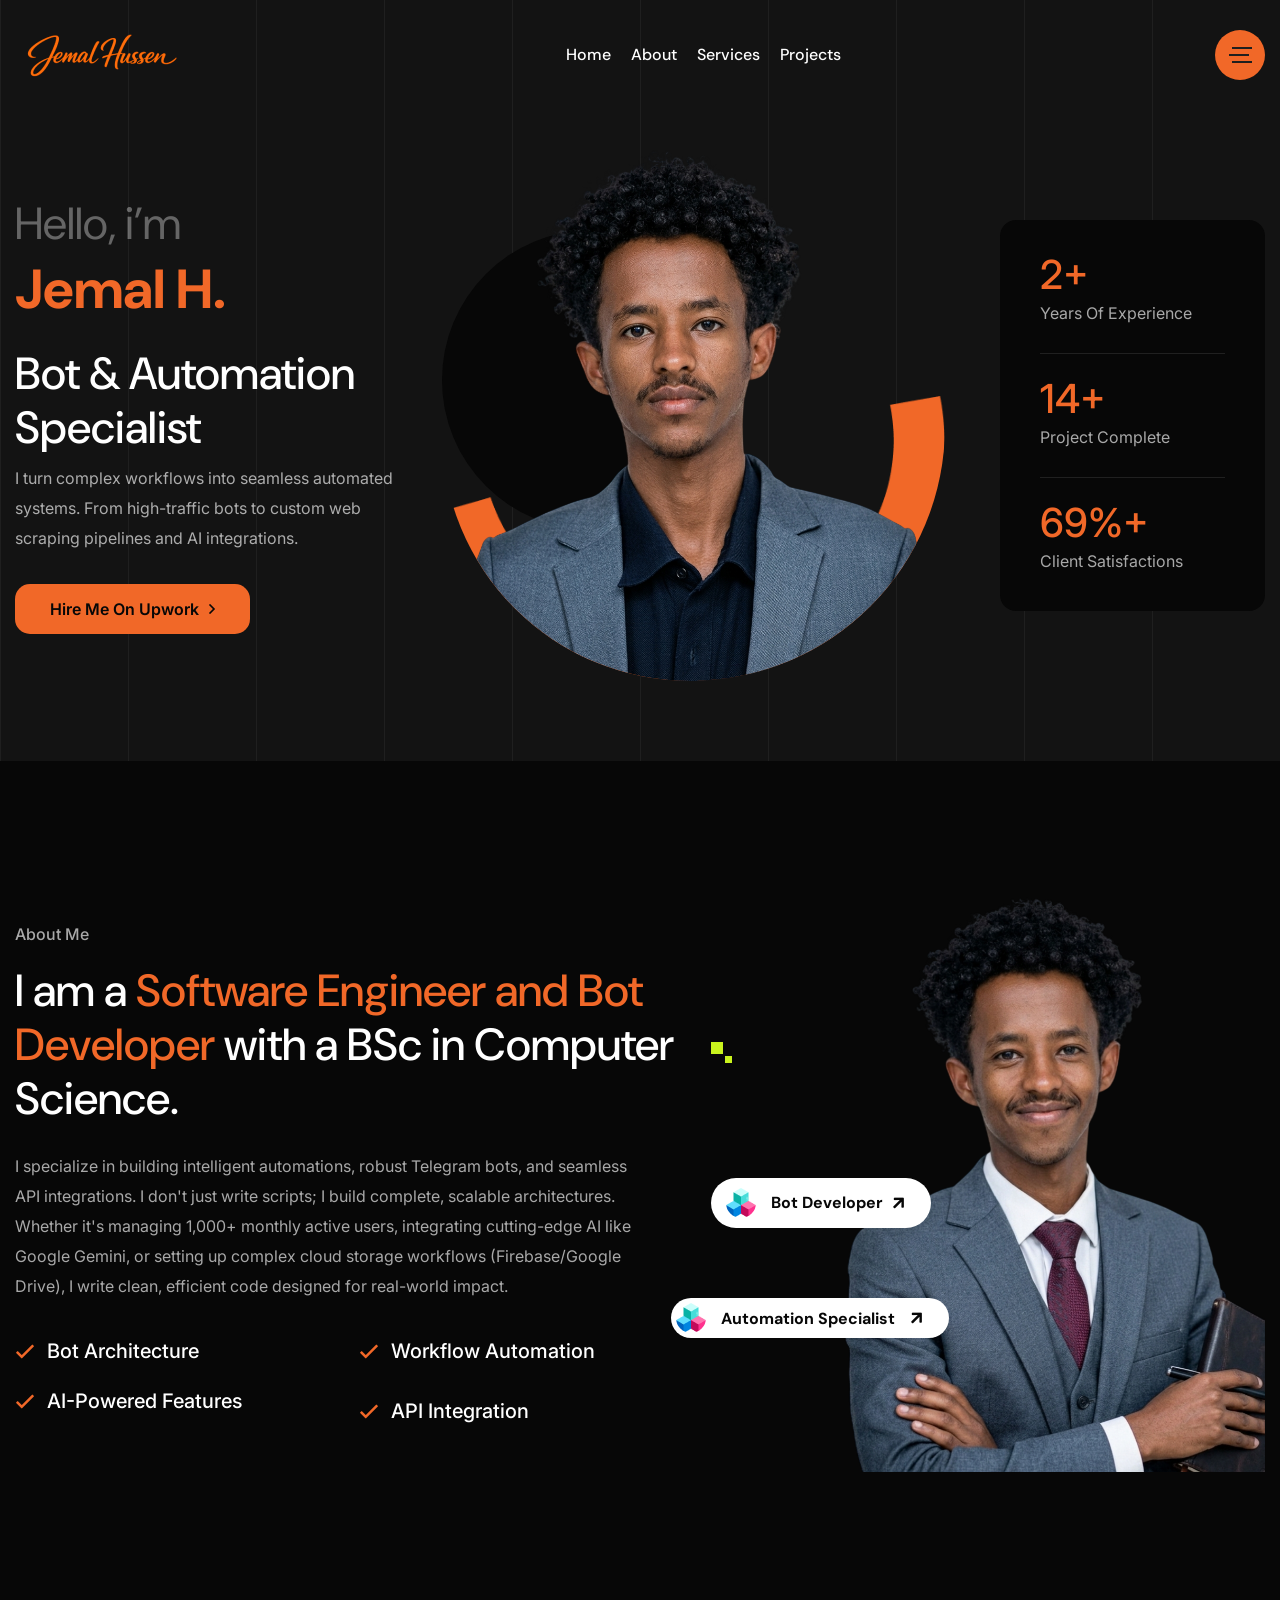
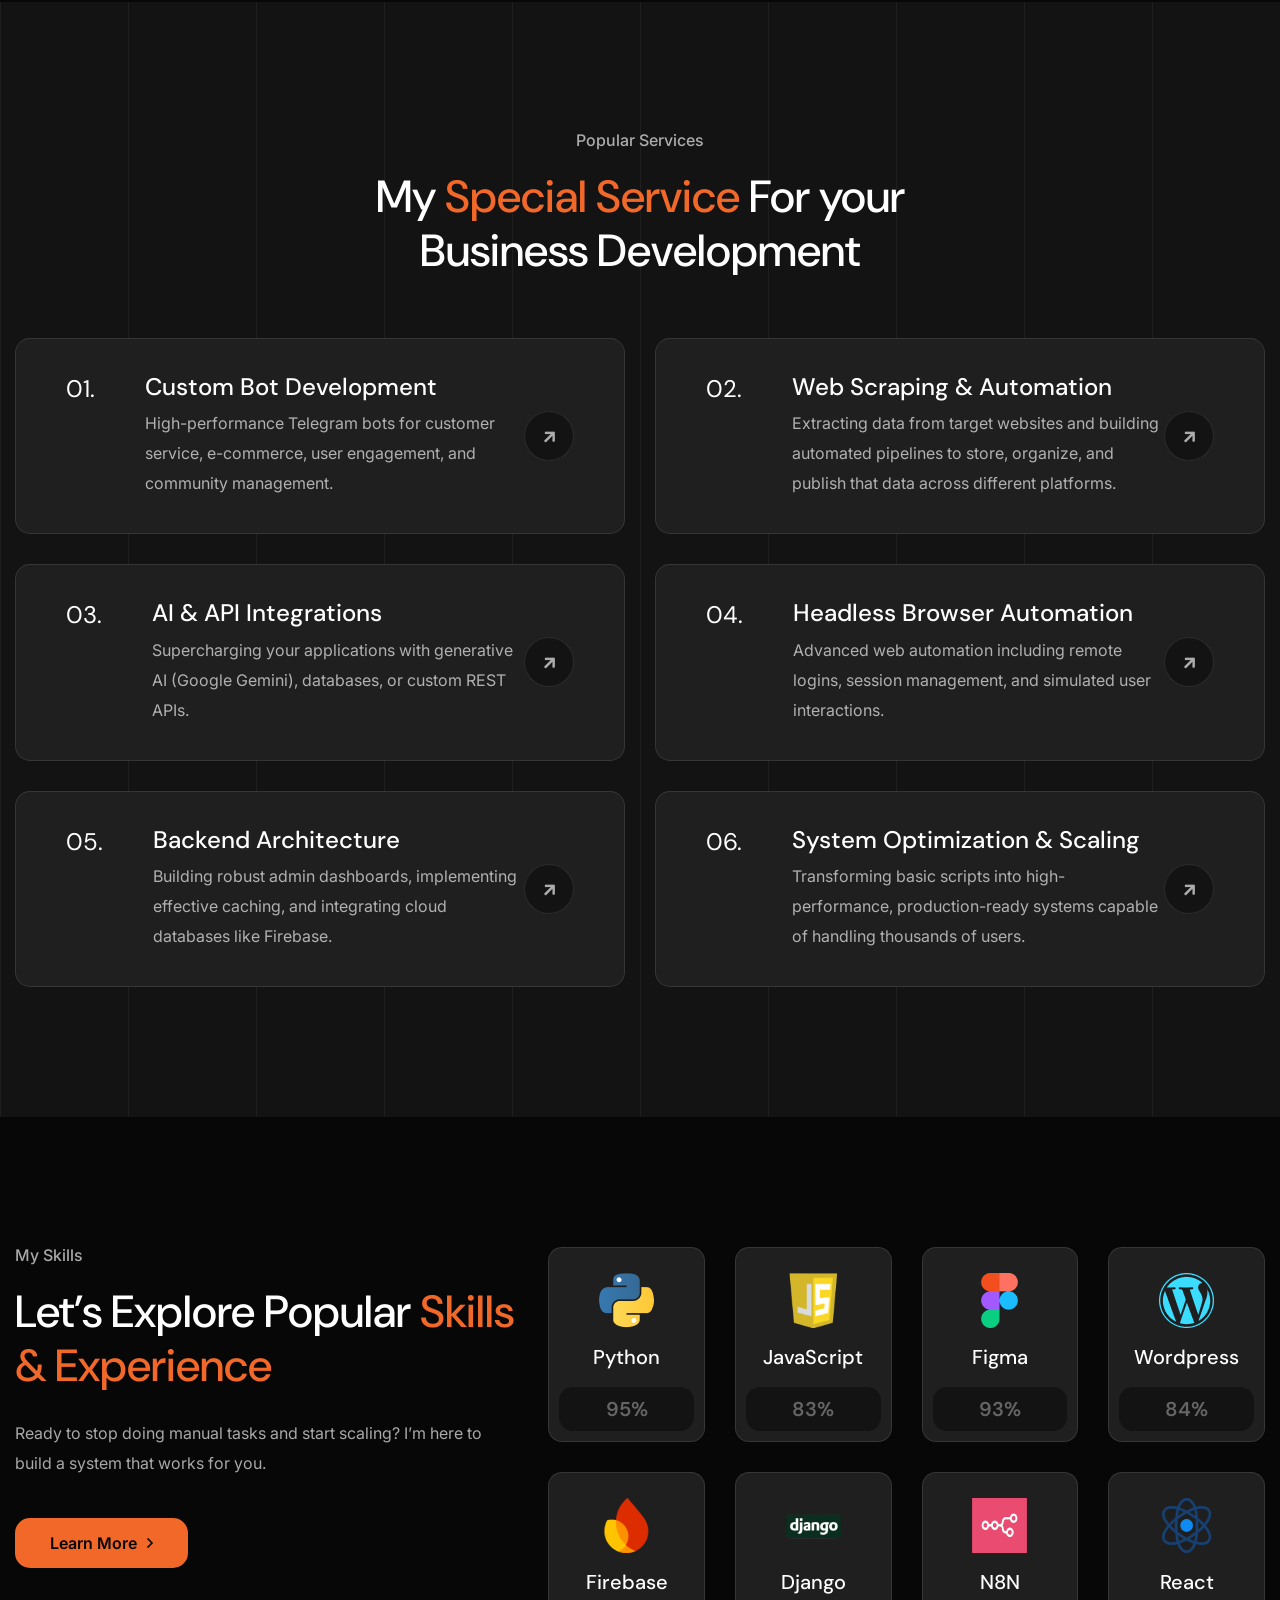
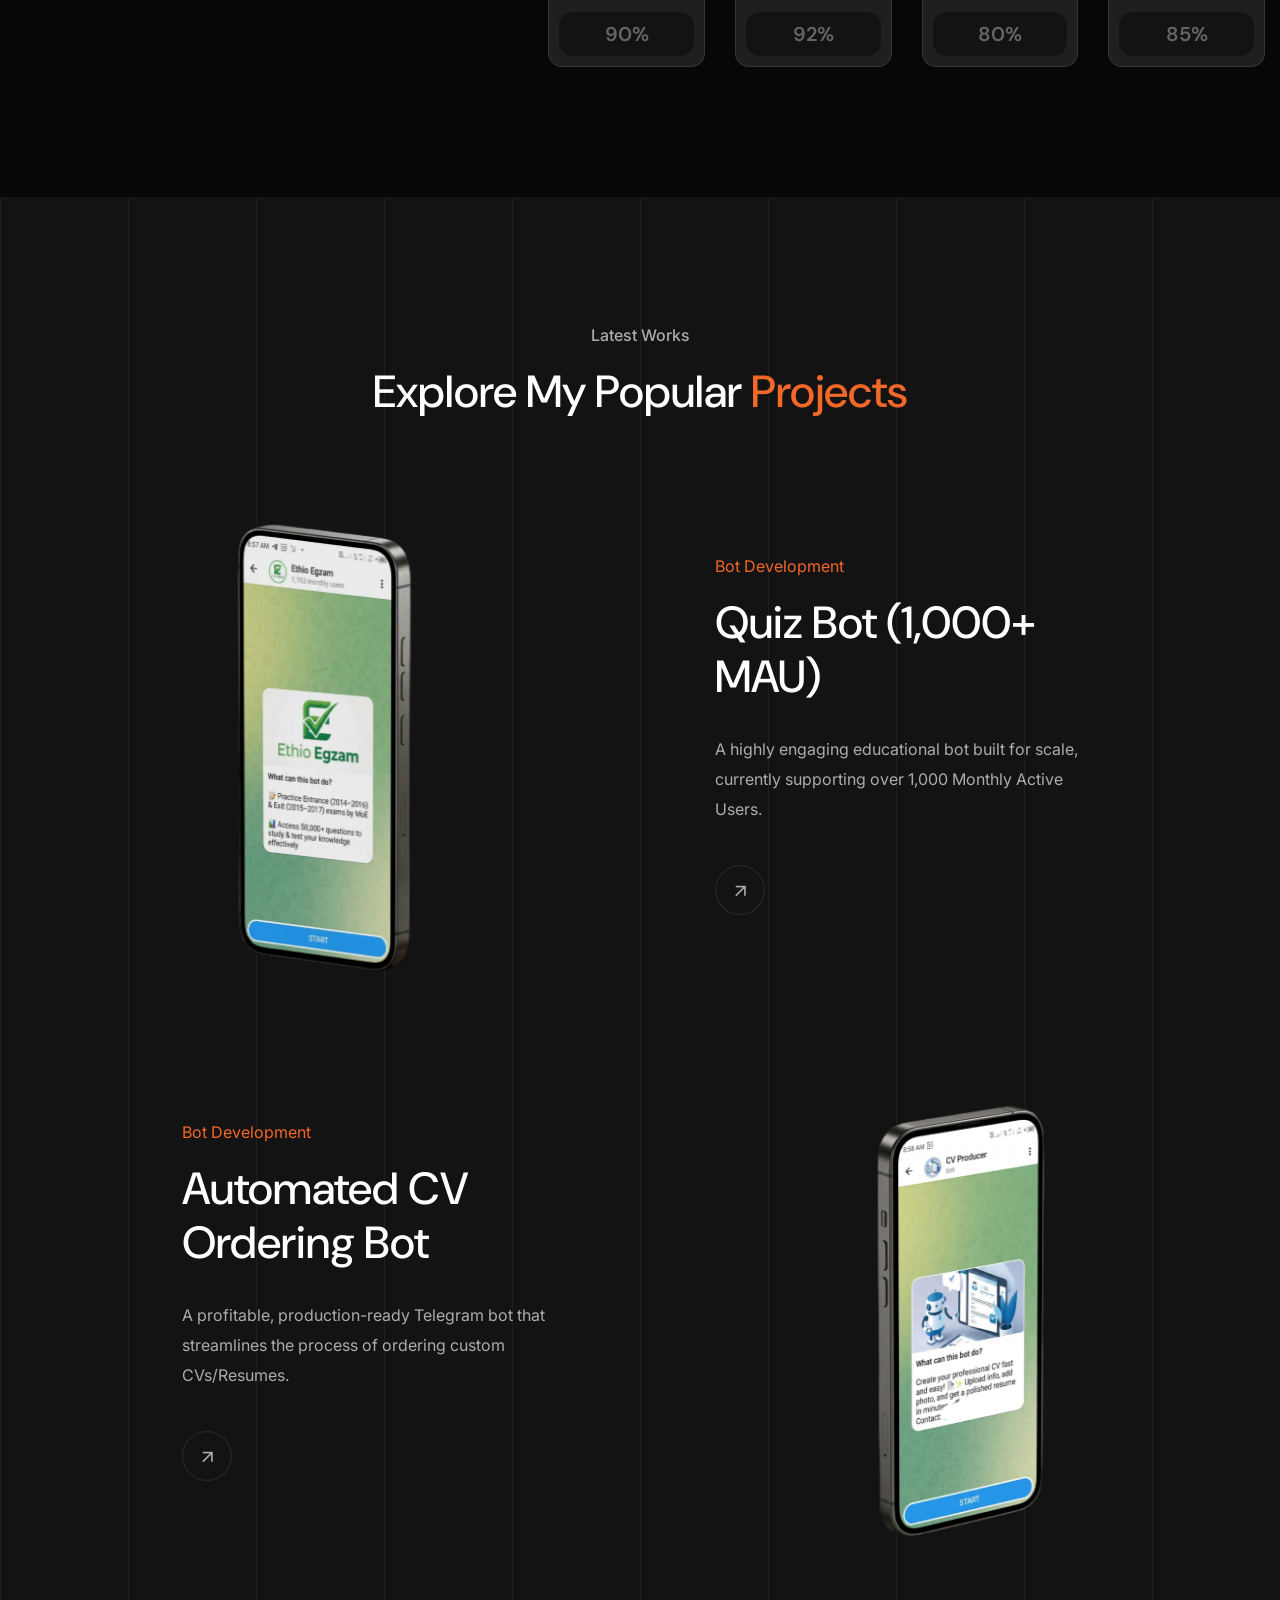
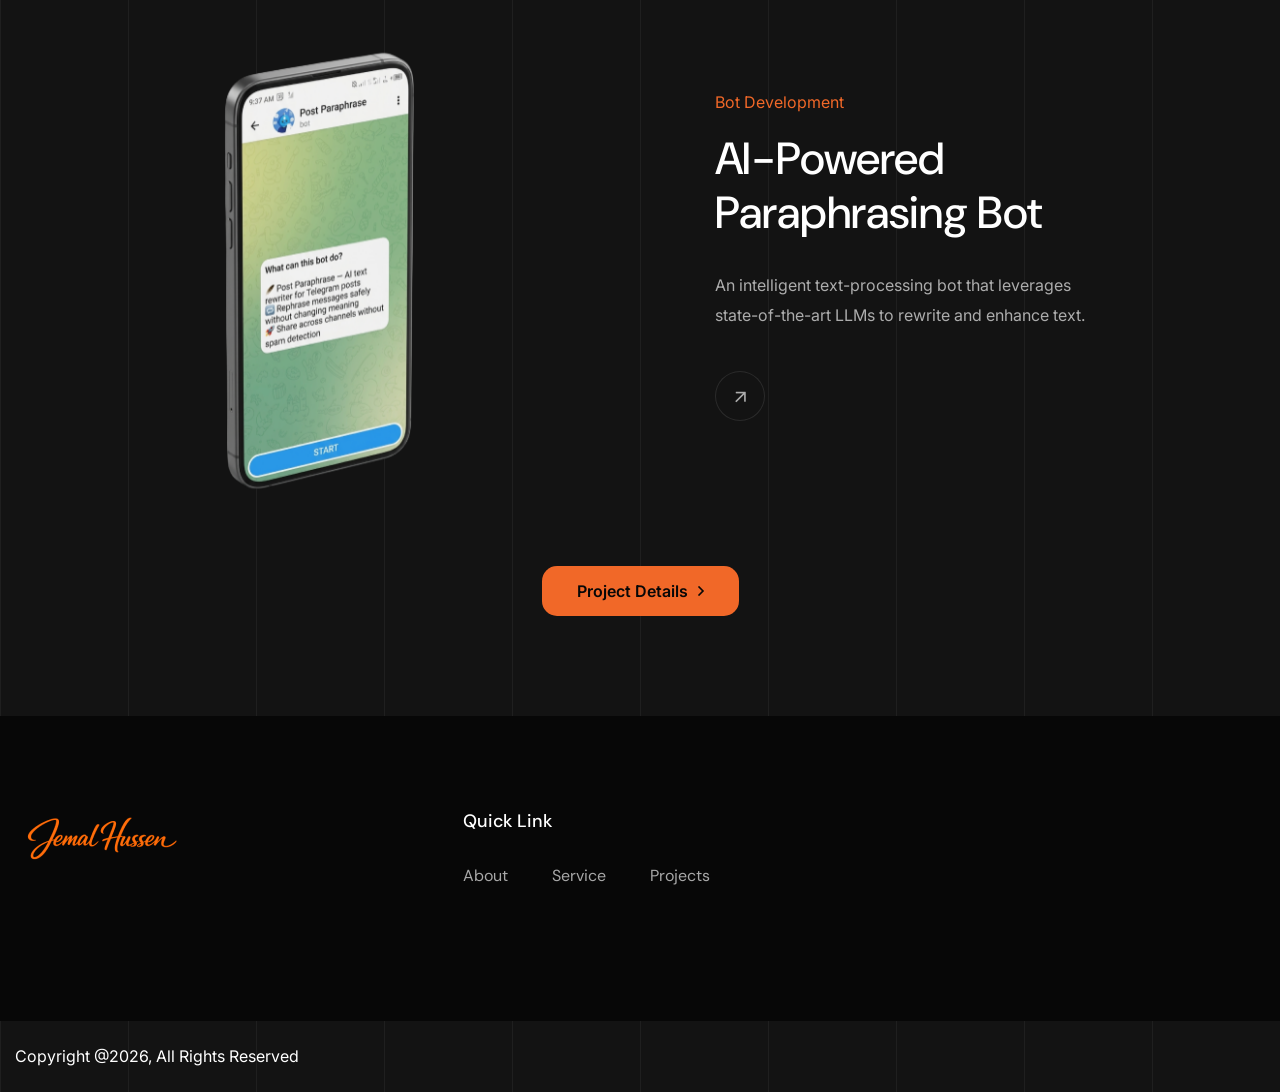
<file: index.html>
<!DOCTYPE html>
<html lang="zxx">

<head>
    <!-- Stylesheet, Meta Tag, Title -->
    <!-- Required meta tags -->
    <meta charset="utf-8">
    <meta name="description" content="">
    <meta http-equiv="X-UA-Compatible" content="IE=edge">
    <meta name="viewport" content="width=device-width, initial-scale=1, shrink-to-fit=no">

    <!-- Title -->
    <title>Jemal Hussen</title>
    <!-- Favicon Icon -->
    <link rel="shortcut icon" href="assets/images/favicon.png" type="image/x-icon">
    
    <!-- Flaticon -->
    <link rel="stylesheet" href="assets/css/flaticon.min.css">
    <!-- Font Awesome -->
    <link rel="stylesheet" href="assets/css/fontawesome-5.14.0.min.css">
    <!-- Bootstrap -->
    <link rel="stylesheet" href="assets/css/bootstrap.min.css">
    <!-- Nice Select -->
    <link rel="stylesheet" href="assets/css/nice-select.min.css">
    <!-- Animate -->
    <link rel="stylesheet" href="assets/css/animate.min.css">
    <!-- Slick -->
    <link rel="stylesheet" href="assets/css/slick.min.css">
    <!-- Main Style -->
    <link rel="stylesheet" href="assets/css/style.css">    </head>

<body class="page-wrapper">
    <!-- Start Contenet Area-->
    
    <!-- header area -->
    <!-- main header -->
<header class="main-header menu-absolute">
    <!--Header-Upper-->
    <div class="header-upper">
        <div class="container container-1620 clearfix">

            <div class="header-inner rel d-flex align-items-center">
                <div class="logo-outer">
                    <div class="logo"><a href="index.html"><img src="assets/images/logos/logo.png" alt="Logo" title="Logo"></a></div>
                </div>

                <div class="nav-outer clearfix mx-auto">
                    <!-- Main Menu -->
                    <nav class="main-menu navbar-expand-lg">
                        <div class="navbar-header">
                            <div class="mobile-logo my-15">
                                <a href="index.html">
                                    <img src="assets/images/logos/logo.png" alt="Logo" title="Logo">
                                </a>
                            </div>
                            
                            <!-- Toggle Button -->
                            <button type="button" class="navbar-toggle me-4" data-bs-toggle="collapse" data-bs-target=".navbar-collapse">
                                <span class="icon-bar"></span>
                                <span class="icon-bar"></span>
                                <span class="icon-bar"></span>
                            </button>
                        </div>

                        <div class="navbar-collapse collapse clearfix">
                            <ul class="navigation clearfix">
                                <li ><a href="index.html#">Home</a></li>
<li><a href="#abouthome">about</a></li>
<li><a href="#serviceshome">services</a></li>
<li ><a href="#projectshome">projects</a>
</li>



                        </div>

                    </nav>
                    <!-- Main Menu End-->
                </div>
                
                <!-- Menu Button -->
                <div class="menu-btns">
                    <!-- menu sidbar -->
                    <div class="menu-sidebar">
                        <button>
                            <img src="assets/images/shape/sidebar-tottler.svg" alt="Toggler">
                        </button>
                    </div>
                </div>
            </div>
        </div>
    </div>
    <!--End Header Upper-->
</header>

<!--Form Back Drop-->
        <div class="form-back-drop"></div>
        
        <!-- Hidden Sidebar -->
        <section class="hidden-bar">
            <div class="inner-box text-center">
                <div class="cross-icon"><span class="fa fa-times"></span></div>
                <div class="title">
                    <h4>Get Appointment</h4>
                </div>

                <!--Appointment Form-->
                <div class="appointment-form">
                    
                </div>

                <!--Social Icons-->
                <div class="social-style-one">
                    
                </div>
            </div>
        </section>
        <!--End Hidden Sidebar -->           <!-- header area end -->



       
      
        <!-- Hero Section Start -->
        <section class="main-hero-area pt-150 pb-80 rel z-1">
            <div class="container container-1620">
                <div class="row align-items-center">
                    <div class="col-lg-4 col-sm-7">
                        <div class="hero-content rmb-55 wow fadeInUp delay-0-2s">
                            <span class="h2">Hello, i’m </span>
                            <h1><b>Jemal H.</b><h2>Bot & Automation Specialist</h2></h1>
                            <p>I turn complex workflows into seamless automated systems. From high-traffic bots to custom web scraping pipelines and AI integrations.</p>
                            <div class="hero-btns">
                                <a href="https://www.upwork.com/freelancers/~014b323f8f4da3370a" class="theme-btn">Hire Me On Upwork<i class="far fa-angle-right"></i></a>
                                
                            </div>
                        </div>
                    </div>
                    <div class="col-lg-3 col-sm-5 order-lg-3">
                        <div class="hero-counter-wrap ms-lg-auto rmb-55 wow fadeInUp delay-0-4s">
                            <div class="counter-item counter-text-wrap">
                                <span class="count-text plus" data-speed="3000" data-stop="4">0</span>
                                <span class="counter-title">Years Of Experience</span>
                            </div>
                            <div class="counter-item counter-text-wrap">
                                <span class="count-text plus" data-speed="3000" data-stop="20">0</span>
                                <span class="counter-title">Project Complete</span>
                            </div>
                            <div class="counter-item counter-text-wrap">
                                <span class="count-text percent" data-speed="3000" data-stop="99">0</span>
                                <span class="counter-title">Client Satisfactions</span>
                            </div>
                        </div>
                    </div>
                    <div class="col-lg-5">
                        <div class="author-image-part wow fadeIn delay-0-3s">
                            <div class="bg-circle"></div>
                            <img src="assets/images/hero/me.png" alt="Author">
                            <div class="progress-shape">
                                <img src="assets/images/hero/progress-shape.png" alt="Progress">
                            </div>
                        </div>
                    </div>
                </div>
            </div>
            <div class="bg-lines">
               <span></span><span></span>
               <span></span><span></span>
               <span></span><span></span>
               <span></span><span></span>
               <span></span><span></span>
            </div>
        </section>
        <!-- Hero Section End -->
        
        
        <!-- About Area start -->
        <section id="abouthome" class="about-area rel z-1">
            <div class="for-bgc-black py-130 rpy-100">
                <div class="container">
                    <div class="row gap-100 align-items-center">
                        <div class="col-lg-7">
                            <div class="about-content-part rel z-2 rmb-55">
                                <div class="section-title mb-35 wow fadeInUp delay-0-2s">
                                    <span class="sub-title mb-15">About Me</span>
                                    <h2>I am a <span>Software Engineer and Bot Developer</span>  with a BSc in Computer Science.</h2>
                                    <p>I specialize in building intelligent automations, robust Telegram bots, and seamless API integrations. I don't just write scripts; I build complete, scalable architectures. Whether it's managing 1,000+ monthly active users, integrating cutting-edge AI like Google Gemini, or setting up complex cloud storage workflows (Firebase/Google Drive), I write clean, efficient code designed for real-world impact.</p>
                                </div>
                                <ul class="list-style-one two-column wow fadeInUp delay-0-2s">
                                    <li>Bot Architecture</li>
                                    <li>Workflow Automation</li>
                                    <li>AI-Powered Features</li>
                                    <li>API Integration</li>
                                </ul>
                                
                            </div>
                        </div>
                        <div class="col-lg-5">
                            <div class="about-image-part wow fadeInUp delay-0-3s">
                                <img src="assets/images/about/about.png" alt="About Me">
                                <div class="about-btn btn-one wow fadeInRight delay-0-4s">
                                    <img src="assets/images/about/btn-image1.png" alt="Image">
                                    <h6>Bot Developer</h6>
                                    <i class="fas fa-arrow-right"></i>
                                </div>
                                <div class="about-btn btn-two wow fadeInRight delay-0-5s">
                                    <img src="assets/images/about/btn-image1.png" alt="Image">
                                    <h6>Automation Specialist</h6>
                                    <i class="fas fa-arrow-right"></i>
                                </div>
                                <div class="dot-shape">
                                    <img src="assets/images/shape/about-dot.png" alt="Shape">
                                </div>
                            </div>
                        </div>
                    </div>
                </div>
            </div>
            <div class="bg-lines">
               <span></span><span></span>
               <span></span><span></span>
               <span></span><span></span>
               <span></span><span></span>
               <span></span><span></span>
            </div>
        </section>
        <!-- About Area end -->
        
        
        <!-- Resume Area start -->

        <!-- Resume Area end -->
        
        
        <!-- Services Area start -->
        <section id="serviceshome" class="services-area pt-130 rpt-100 pb-100 rpb-70 rel z-1">
            <div class="container">
                <div class="row justify-content-center">
                    <div class="col-xl-6 col-lg-8">
                        <div class="section-title text-center mb-60 wow fadeInUp delay-0-2s">
                            <span class="sub-title mb-15">Popular Services</span>
                            <h2>My <span>Special Service</span> For your Business Development</h2>
                        </div>
                    </div>
                </div>
                <div class="row">
                    <div class="col-lg-6">
                        <div class="service-item wow fadeInUp delay-0-2s">
                            <div class="number">01.</div>
                            <div class="content">
                                <h4>Custom Bot Development</h4>
                                <p>High-performance Telegram bots for customer service, e-commerce, user engagement, and community management.</p>
                            </div>
                            <a href="index.html#" class="details-btn"><i class="fas fa-arrow-right"></i></a>
                        </div>
                    </div>
                    <div class="col-lg-6">
                        <div class="service-item wow fadeInUp delay-0-4s">
                            <div class="number">02.</div>
                            <div class="content">
                                <h4>Web Scraping & Automation</h4>
                                <p>Extracting data from target websites and building automated pipelines to store, organize, and publish that data across different platforms.</p>
                            </div>
                            <a href="index.html#" class="details-btn"><i class="fas fa-arrow-right"></i></a>
                        </div>
                    </div>
                    <div class="col-lg-6">
                        <div class="service-item wow fadeInUp delay-0-2s">
                            <div class="number">03.</div>
                            <div class="content">
                                <h4>AI & API Integrations</h4>
                                <p>Supercharging your applications with generative AI (Google Gemini), databases, or custom REST APIs.</p>
                            </div>
                            <a href="index.html#" class="details-btn"><i class="fas fa-arrow-right"></i></a>
                        </div>
                    </div>
                    <div class="col-lg-6">
                        <div class="service-item wow fadeInUp delay-0-4s">
                            <div class="number">04.</div>
                            <div class="content">
                                <h4>Headless Browser Automation</h4>
                                <p>Advanced web automation including remote logins, session management, and simulated user interactions.</p>
                            </div>
                            <a href="index.html#" class="details-btn"><i class="fas fa-arrow-right"></i></a>
                        </div>
                    </div>
                    <div class="col-lg-6">
                        <div class="service-item wow fadeInUp delay-0-2s">
                            <div class="number">05.</div>
                            <div class="content">
                                <h4>Backend Architecture</h4>
                                <p>Building robust admin dashboards, implementing effective caching, and integrating cloud databases like Firebase.</p>
                            </div>
                            <a href="index.html#" class="details-btn"><i class="fas fa-arrow-right"></i></a>
                        </div>
                    </div>
                    <div class="col-lg-6">
                        <div class="service-item wow fadeInUp delay-0-4s">
                            <div class="number">06.</div>
                            <div class="content">
                                <h4>System Optimization & Scaling</h4>
                                <p>Transforming basic scripts into high-performance, production-ready systems capable of handling thousands of users.</p>
                            </div>
                            <a href="index.html#" class="details-btn"><i class="fas fa-arrow-right"></i></a>
                        </div>
                    </div>
                </div>
            </div>
            <div class="bg-lines">
               <span></span><span></span>
               <span></span><span></span>
               <span></span><span></span>
               <span></span><span></span>
               <span></span><span></span>
            </div>
        </section>
        <!-- Services Area end -->
        
        
        <!-- Skill Area start -->
        <section  class="skill-area rel z-1">
            <div class="for-bgc-black pt-130 rpt-100 pb-100 rpb-70">
                <div class="container">
                    <div class="row gap-100">
                        <div class="col-lg-5">
                            <div class="skill-content-part rel z-2 rmb-55 wow fadeInUp delay-0-2s">
                                <div class="section-title mb-40">
                                    <span class="sub-title mb-15">My Skills</span>
                                    <h2>Let’s Explore Popular <span>Skills & Experience</span></h2>
                                    <p>Ready to stop doing manual tasks and start scaling? I’m here to build a system that works for you.</p>
                                </div>
                                <a href="" class="theme-btn">Learn More <i class="far fa-angle-right"></i></a>
                            </div>
                        </div>
                        <div class="col-lg-7">
                            <div class="skill-items-wrap">
                                <div class="row">
                                    <div class="col-xl-3 col-lg-4 col-md-3 col-sm-4 col-6">
                                        <div class="skill-item wow fadeInUp delay-0-2s">
                                            <img src="assets/images/skills/skill7.png" alt="Skill">
                                            <h5>Python</h5>
                                            <span class="percent">95%</span>
                                        </div>
                                    </div>
                                    <div class="col-xl-3 col-lg-4 col-md-3 col-sm-4 col-6">
                                        <div class="skill-item wow fadeInUp delay-0-3s">
                                            <img src="assets/images/skills/skill11.png" alt="Skill">
                                            <h5>JavaScript</h5>
                                            <span class="percent">83%</span>
                                        </div>
                                    </div>
                                    <div class="col-xl-3 col-lg-4 col-md-3 col-sm-4 col-6">
                                        <div class="skill-item wow fadeInUp delay-0-4s">
                                            <img src="assets/images/skills/skill1.png" alt="Skill">
                                            <h5>Figma</h5>
                                            <span class="percent">93%</span>
                                        </div>
                                    </div>
                                    <div class="col-xl-3 col-lg-4 col-md-3 col-sm-4 col-6">
                                        <div class="skill-item wow fadeInUp delay-0-5s">
                                            <img src="assets/images/skills/skill4.png" alt="Skill">
                                            <h5>Wordpress</h5>
                                            <span class="percent">84%</span>
                                        </div>
                                    </div>

                                    <div class="col-xl-3 col-lg-4 col-md-3 col-sm-4 col-6">
                                        <div class="skill-item wow fadeInUp delay-0-3s">
                                            <img src="assets/images/skills/skill17.png" alt="Skill">
                                            <h5>Firebase</h5>
                                            <span class="percent">90%</span>
                                        </div>
                                    </div>
                                    <div class="col-xl-3 col-lg-4 col-md-3 col-sm-4 col-6">
                                        <div class="skill-item wow fadeInUp delay-0-4s">
                                            <img src="assets/images/skills/skill18.png" alt="Skill">
                                            <h5>Django</h5>
                                            <span class="percent">92%</span>
                                        </div>
                                    </div>
                                                                        <div class="col-xl-3 col-lg-4 col-md-3 col-sm-4 col-6">
                                        <div class="skill-item wow fadeInUp delay-0-2s">
                                            <img src="assets/images/skills/skill13.png" alt="Skill">
                                            <h5>N8N</h5>
                                            <span class="percent">80%</span>
                                        </div>
                                    </div>
                                    <div class="col-xl-3 col-lg-4 col-md-3 col-sm-4 col-6">
                                        <div class="skill-item wow fadeInUp delay-0-5s">
                                            <img src="assets/images/skills/skill16.png" alt="Skill">
                                            <h5>React</h5>
                                            <span class="percent">85%</span>
                                        </div>
                                    </div>
                                </div>
                            </div>
                        </div>
                    </div>
                </div>
            </div>
            <div class="bg-lines">
               <span></span><span></span>
               <span></span><span></span>
               <span></span><span></span>
               <span></span><span></span>
               <span></span><span></span>
            </div>
        </section>
        <!-- Skill Area end -->
        
        
        <!-- Projects Area start -->
        <section id="projectshome" class="projects-area pt-130 rpt-100 pb-100 rpb-70 rel z-1">
            <div class="container">
                <div class="row justify-content-center">
                    <div class="col-xl-12">
                        <div class="section-title text-center mb-60 wow fadeInUp delay-0-2s">
                            <span class="sub-title mb-15">Latest Works</span>
                            <h2>Explore My Popular <span>Projects</span></h2>
                        </div>
                    </div>
                </div>
                <div class="row align-items-center pb-25">
                    <div class="col-lg-6">
                        <div class="project-image wow fadeInLeft delay-0-2s">
                            <img src="assets/images/projects/project61.png" alt="Project">
                        </div>
                    </div>
                    <div class="col-xl-5 col-lg-6">
                        <div class="project-content wow fadeInRight delay-0-2s">
                            <span class="sub-title">Bot Development</span>
                            <h2><a href="project-details.html#quizbot">Quiz Bot (1,000+ MAU)</a></h2>
                            <p>A highly engaging educational bot built for scale, currently supporting over 1,000 Monthly Active Users.</p>
                            <a href="project-details.html#quizbot" class="details-btn"><i class="far fa-arrow-right"></i></a>
                        </div>
                    </div>
                </div>
                <div class="row align-items-center pb-25">
                    <div class="col-lg-6 order-lg-2">
                        <div class="project-image wow fadeInLeft delay-0-2s">
                            <img src="assets/images/projects/project82.png" alt="Project">
                        </div>
                    </div>
                    <div class="col-xl-5 col-lg-6 ms-auto">
                        <div class="project-content wow fadeInRight delay-0-2s">
                            <span class="sub-title">Bot Development</span>
                            <h2><a href="project-details.html#cvbot">Automated CV Ordering Bot</a></h2>
                            <p>A profitable, production-ready Telegram bot that streamlines the process of ordering custom CVs/Resumes.</p>
                            <a href="project-details.html#cvbot" class="details-btn"><i class="far fa-arrow-right"></i></a>
                        </div>
                    </div>
                </div>
                <div class="row align-items-center pb-25">
                    <div class="col-lg-6">
                        <div class="project-image wow fadeInLeft delay-0-2s">
                            <img src="assets/images/projects/project63.png" alt="Project">
                        </div>
                    </div>
                    <div class="col-xl-5 col-lg-6">
                        <div class="project-content wow fadeInRight delay-0-2s">
                            <span class="sub-title">Bot Development</span>
                            <h2><a href="project-details.html#paraphrasebot">AI-Powered Paraphrasing Bot</a></h2>
                            <p>An intelligent text-processing bot that leverages state-of-the-art LLMs to rewrite and enhance text.</p>
                            <a href="project-details.html#paraphrasebot" class="details-btn"><i class="far fa-arrow-right"></i></a>
                        </div>
                    </div>
                </div>

                <div class="project-btn text-center wow fadeInUp delay-0-2s">
                    <a href="project-details.html" class="theme-btn">Project Details<i class="far fa-angle-right"></i></a>
                </div>
            </div>
            <div class="bg-lines">
               <span></span><span></span>
               <span></span><span></span>
               <span></span><span></span>
               <span></span><span></span>
               <span></span><span></span>
            </div>
        </section>
        <!-- Projects Area end -->
        
        
        <!-- Testimonial Area start -->

        <!-- Testimonial Area end -->
        
        
      
        
      
        
   
    <!-- footer area -->
    <!-- footer area start -->
        <footer class="main-footer rel z-1">
            <div class="footer-top-wrap bgc-black pt-100 pb-75">
                <div class="container">
                    <div class="row">
                        <div class="col-lg-2 col-md-12">
                            <div class="footer-widget widget_logo wow fadeInUp delay-0-2s">
                                <div class="footer-logo">
                                    <a href="index.html"><img src="assets/images/logos/logo.png" alt="Logo"></a>
                                </div>
                            </div>
                        </div>
                        <div class="col-lg-7 col-md-7">
                            <div class="footer-widget widget_nav_menu wow fadeInUp delay-0-4s">
                                <h6 class="footer-title">Quick Link</h6>
                                <ul>
                                    <li><a href="#abouthome">About</a></li>
                                    <li><a href="#serviceshome">Service</a></li>
                                    <li><a href="#projectshome">Projects</a></li>
                               
                                </ul>
                            </div>
                            <div class="footer-widget widget_newsletter wow fadeInUp delay-0-4s">
                                
                            </div>
                        </div>
                        <div class="col-lg-3 col-md-5">
                          
                        </div>
                    </div>
                </div>
            </div>
            <div class="footer-bottom pt-20 pb-5 rpt-25">
                <div class="container">
                   <div class="row">
                       <div class="col-lg-6">
                            <div class="copyright-text">
                                <p>Copyright @2026, All Rights Reserved</p>
                            </div>
                       </div>
                       <div class="col-lg-6 text-lg-end">
                           <!-- <ul class="footer-bottom-nav">
                               <li><a href="index.html#">Facebook</a></li>
                               <li><a href="index.html#">Twitter</a></li>
                               <li><a href="index.html#">Instagram</a></li>
                               <li><a href="index.html#">LinkedIn</a></li>
                           </ul> -->
                       </div>
                   </div>
                   <!-- Scroll Top Button -->
                    <button class="scroll-top scroll-to-target" data-target="html"><span class="fas fa-angle-double-up"></span></button>
                </div>
                <div class="bg-lines">
                   <span></span><span></span>
                   <span></span><span></span>
                   <span></span><span></span>
                   <span></span><span></span>
                   <span></span><span></span>
                </div>
            </div>
        </footer>
        <!-- footer area end -->    <!-- footer area end -->
    <!-- End Contenet Area -->

    <!-- Start Script Area -->
    <!-- theme preloader start -->
<!-- Preloader -->
<div class="preloader"><div class="custom-loader"></div></div><!-- theme preloader end -->


    <!-- Jquery -->
    <script src="assets/js/jquery.min.js"></script>
    <!-- Bootstrap -->
    <script src="assets/js/bootstrap.min.js"></script>
    <!-- Appear Js -->
    <script src="assets/js/appear.min.js"></script>
    <!-- Slick -->
    <script src="assets/js/slick.min.js"></script>
    <!-- Nice Select -->
    <script src="assets/js/jquery.nice-select.min.js"></script>
    <!-- Image Loader -->
    <script src="assets/js/imagesloaded.pkgd.min.js"></script>
    <!-- Isotope -->
    <script src="assets/js/isotope.pkgd.min.js"></script>
    <!--  WOW Animation -->
    <script src="assets/js/wow.min.js"></script>
    <!-- Custom script -->
    <script src="assets/js/script.js"></script>
    
    
</body>

</html>
</file>
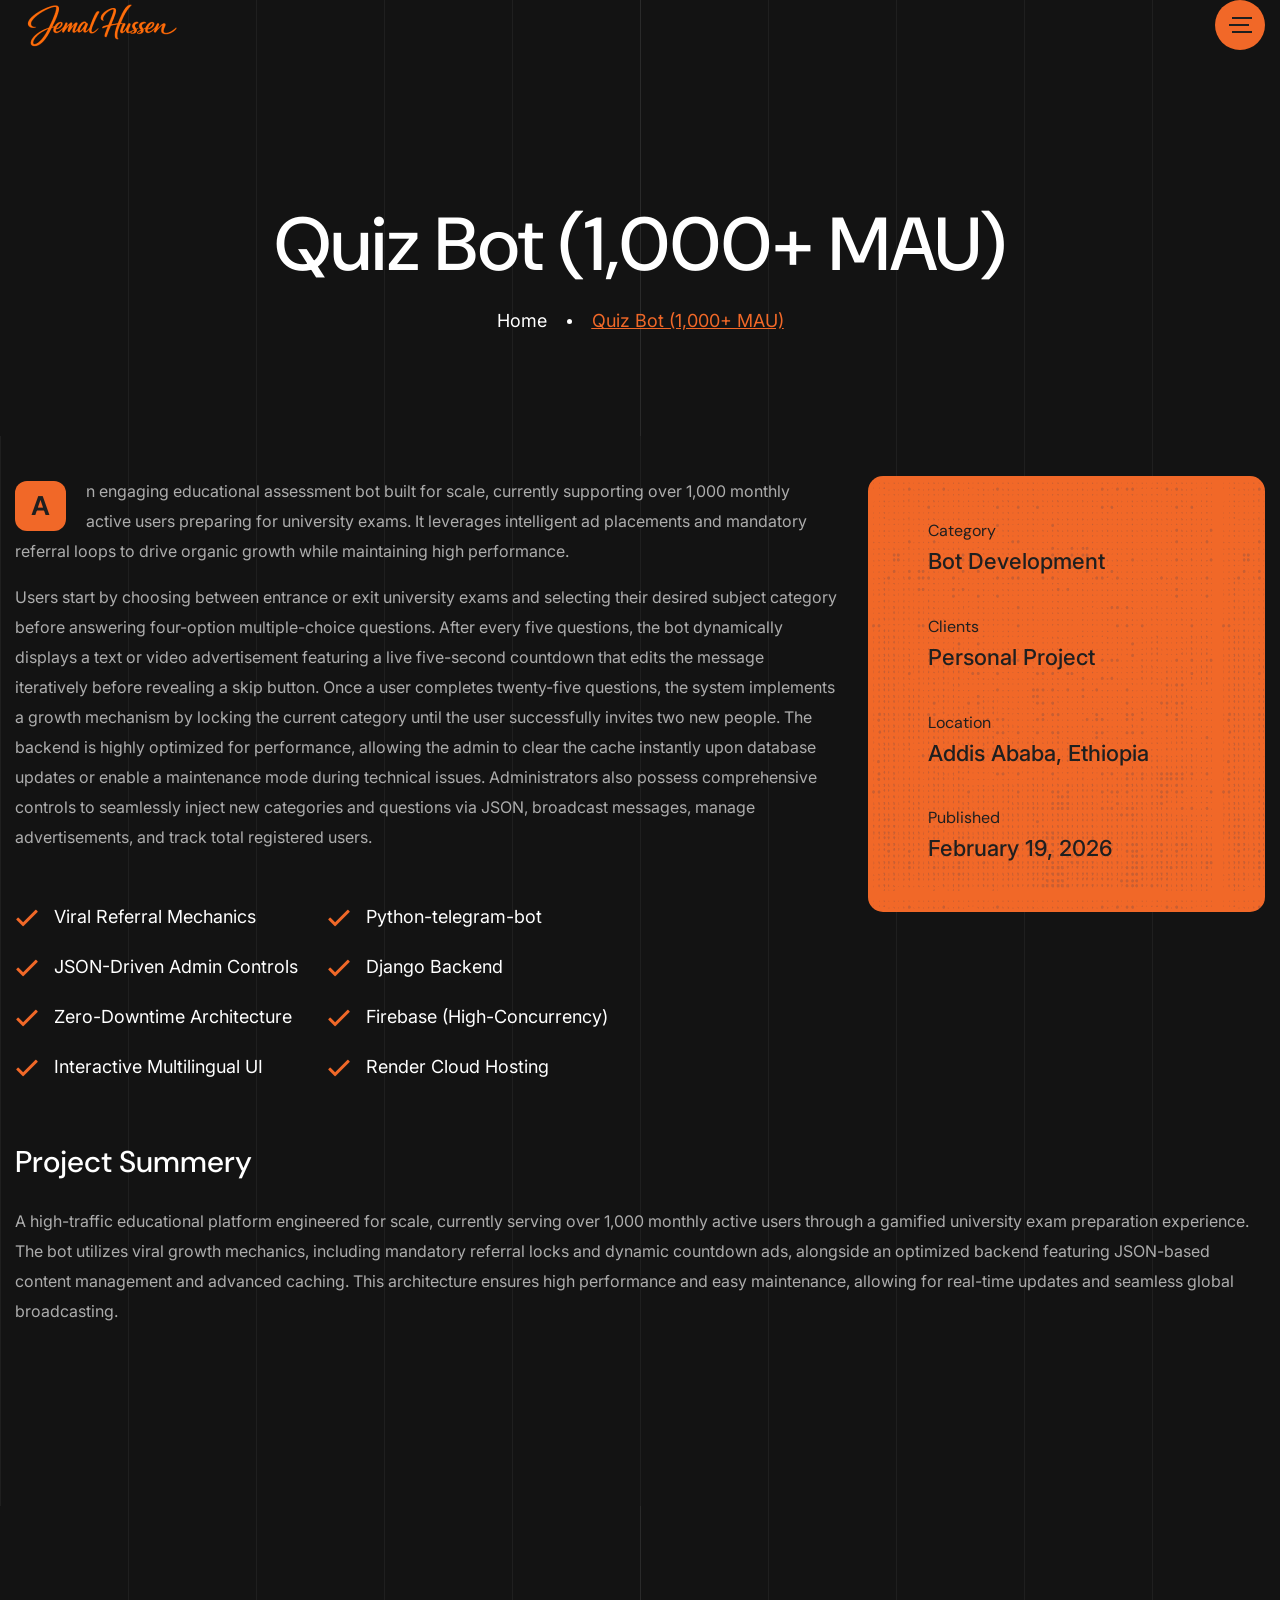
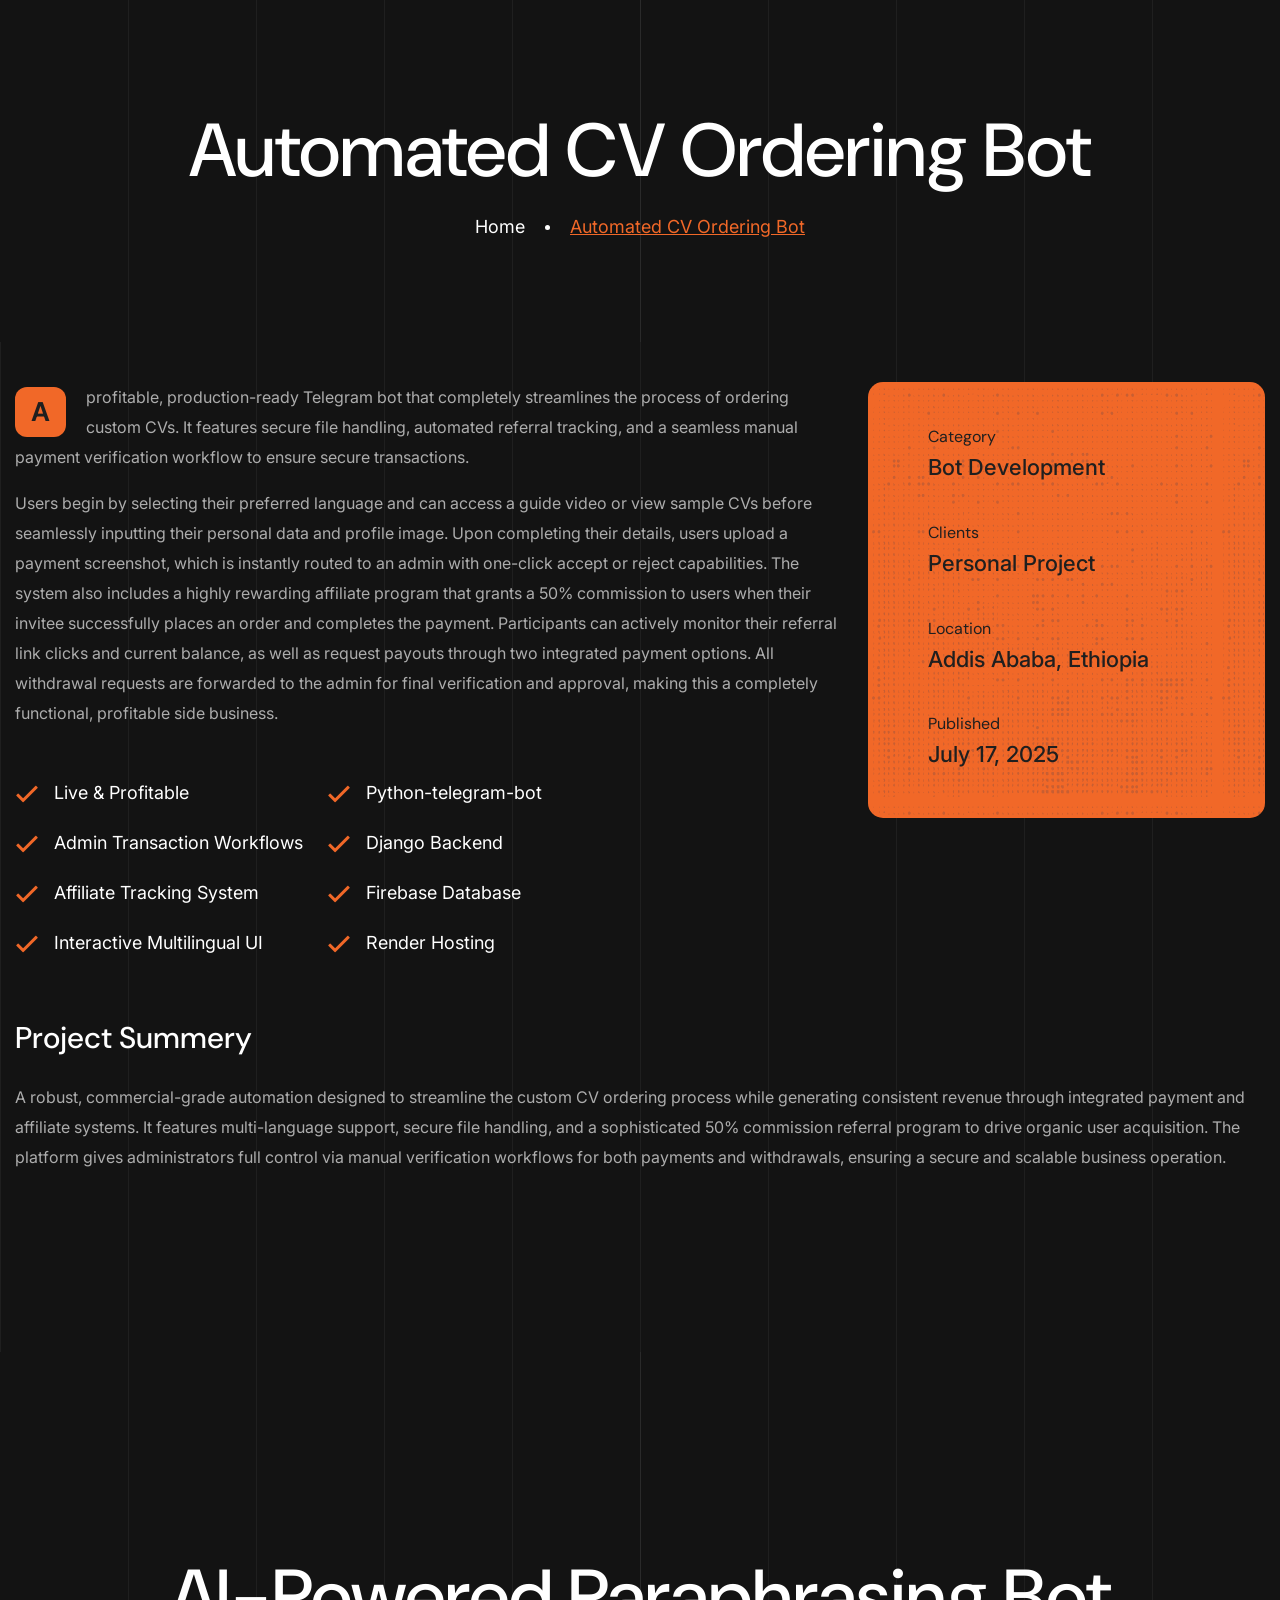
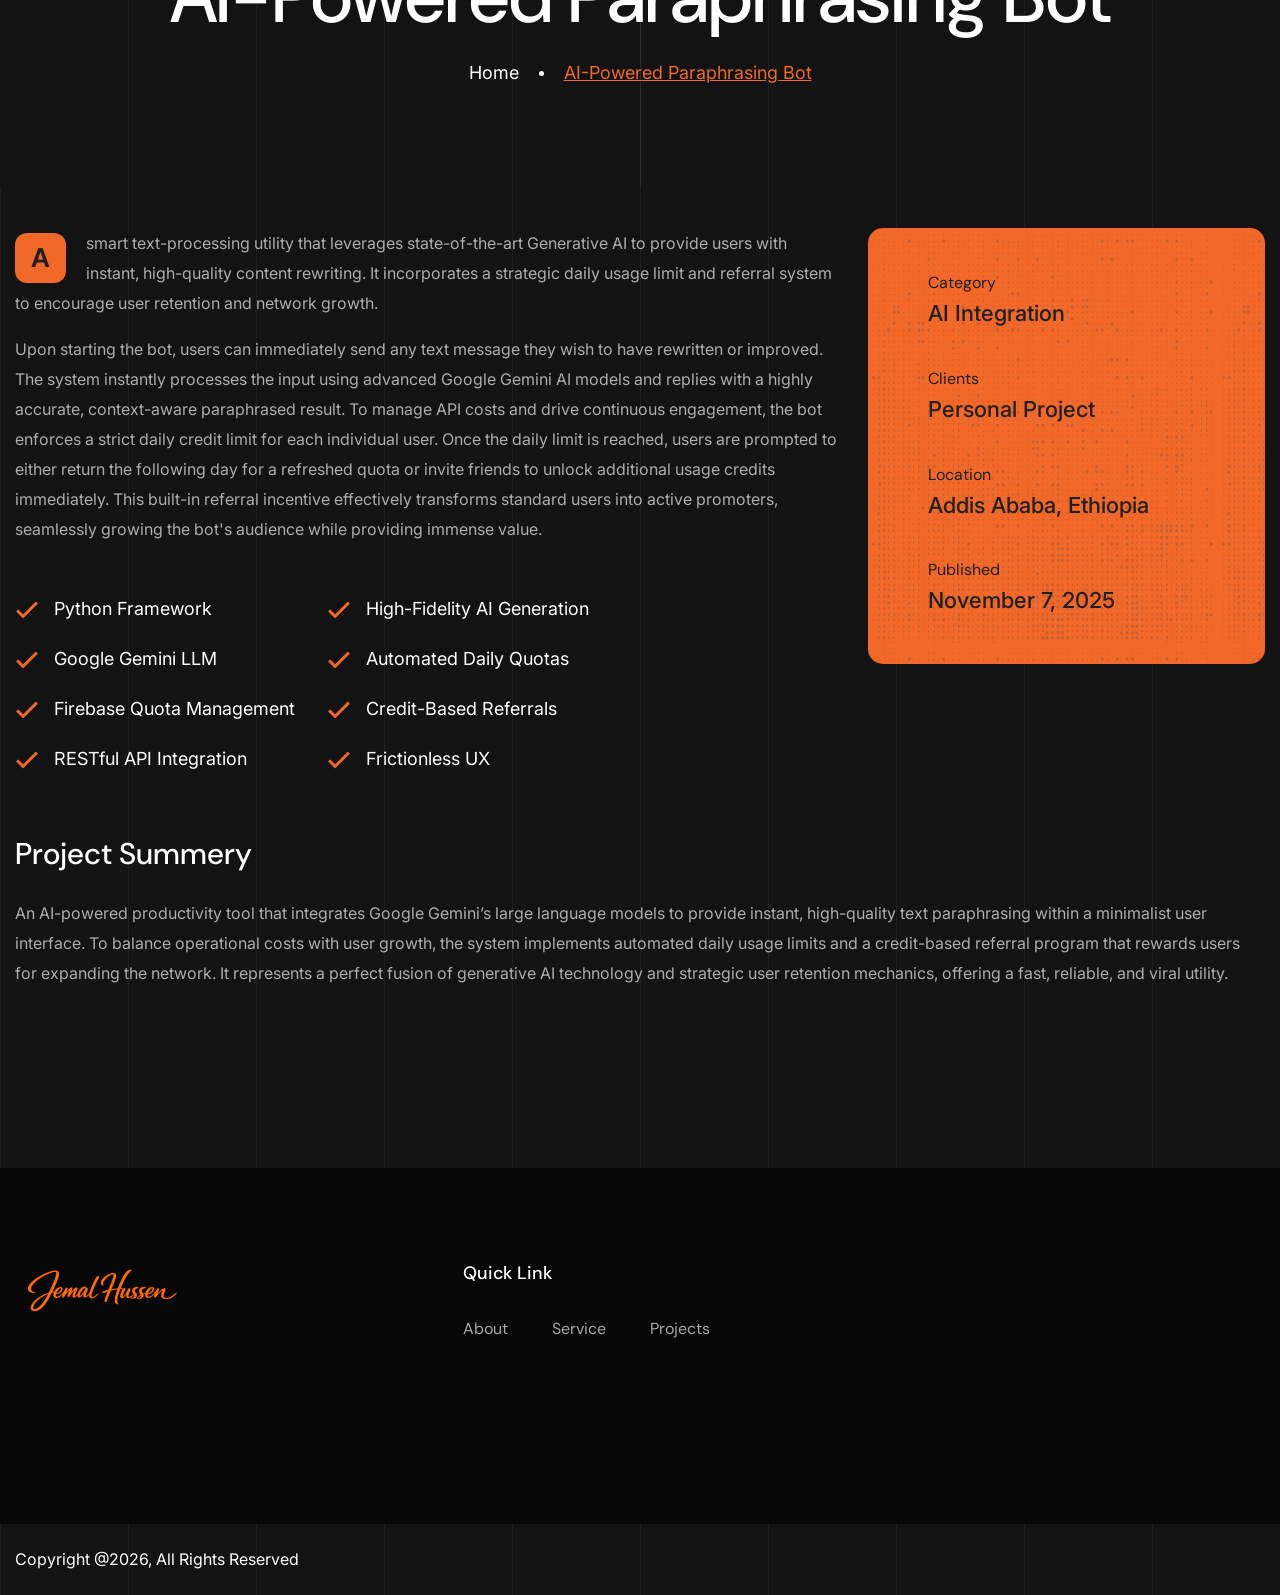
<file: project-details.html>
<!DOCTYPE html>
<html lang="zxx">

<head>
    <!-- Stylesheet, Meta Tag, Title -->
    <!-- Required meta tags -->
    <meta charset="utf-8">
    <meta name="description" content="">
    <meta http-equiv="X-UA-Compatible" content="IE=edge">
    <meta name="viewport" content="width=device-width, initial-scale=1, shrink-to-fit=no">

    <!-- Title -->
    <title>Jemal Hussen &gt; Projects Details</title>
    <!-- Favicon Icon -->
    <link rel="shortcut icon" href="assets/images/favicon.png" type="image/x-icon">
    
    <!-- Flaticon -->
    <link rel="stylesheet" href="assets/css/flaticon.min.css">
    <!-- Font Awesome -->
    <link rel="stylesheet" href="assets/css/fontawesome-5.14.0.min.css">
    <!-- Bootstrap -->
    <link rel="stylesheet" href="assets/css/bootstrap.min.css">
    <!-- Nice Select -->
    <link rel="stylesheet" href="assets/css/nice-select.min.css">
    <!-- Animate -->
    <link rel="stylesheet" href="assets/css/animate.min.css">
    <!-- Slick -->
    <link rel="stylesheet" href="assets/css/slick.min.css">
    <!-- Main Style -->
    <link rel="stylesheet" href="assets/css/style.css">    </head>

<body class="page-wrapper">
    <!-- Start Contenet Area-->
        <!-- header area -->
    <!-- main header -->
<header class="main-header menu-absolute">
    <!--Header-Upper-->
    <div class="header-upper">
        <div class="container container-1620 clearfix">

            <div class="header-inner rel d-flex align-items-center">
                <div class="logo-outer">
                    <div class="logo"><a href="index.html"><img src="assets/images/logos/logo.png" alt="Logo" title="Logo"></a></div>
                </div>

                <div class="nav-outer clearfix mx-auto">
                    <!-- Main Menu -->
                    <nav class="main-menu navbar-expand-lg">
                        <div class="navbar-header">
                            <div class="mobile-logo my-15">
                                <a href="index.html">
                                    <img src="assets/images/logos/logo.png" alt="Logo" title="Logo">
                                </a>
                            </div>
                            
                            <!-- Toggle Button -->
                            <button type="button" class="navbar-toggle me-4" data-bs-toggle="collapse" data-bs-target=".navbar-collapse">
                                <span class="icon-bar"></span>
                                <span class="icon-bar"></span>
                                <span class="icon-bar"></span>
                            </button>
                        </div>

                        

                    </nav>
                    <!-- Main Menu End-->
                </div>
                
                <!-- Menu Button -->
                <div class="menu-btns">
                    <!-- menu sidbar -->
                    <div class="menu-sidebar">
                        <button>
                            <img src="assets/images/shape/sidebar-tottler.svg" alt="Toggler">
                        </button>
                    </div>
                </div>
            </div>
        </div>
    </div>
    <!--End Header Upper-->
</header>

<!--Form Back Drop-->
        <div class="form-back-drop"></div>
        
        <!-- Hidden Sidebar -->
        <section class="hidden-bar">
            <div class="inner-box text-center">
                <div class="cross-icon"><span class="fa fa-times"></span></div>
                <div class="title">
                    <h4>Get Appointment</h4>
                </div>

                <!--Appointment Form-->
                <div class="appointment-form">
                    
                </div>

                <!--Social Icons-->
                <div class="social-style-one">
                    
                </div>
            </div>
        </section>
        <!--End Hidden Sidebar -->           <!-- header area end -->
     
    <!-- Page Banner Start --> 
        <section id="quizbot" class="page-banner-area pt-200 rpt-140 pb-100 rpb-60 rel z-1 text-center">
            <div class="container">
                <div class="banner-inner text-white">
                    <h1 class="page-title wow fadeInUp delay-0-2s">Quiz Bot (1,000+ MAU)</h1>
                    <nav aria-label="breadcrumb">
                        <ol class="breadcrumb justify-content-center wow fadeInUp delay-0-4s">
                            <li class="breadcrumb-item"><a href="index.html">Home</a></li>
                            <li class="breadcrumb-item active"><a class="breadcrumb-item active" href="">Quiz Bot (1,000+ MAU)</a></li>
                        </ol>
                    </nav>
                </div>
            </div>
            <div class="bg-lines">
               <span></span><span></span>
               <span></span><span></span>
               <span></span><span></span>
               <span></span><span></span>
               <span></span><span></span>
            </div>
        </section>
               
        <!-- Page Banner End -->       
        
        <!-- ProjectDetails Area start -->
        <section class="projects-details-area pt-40 pb-130 rpb-100 rel z-1">
            <div class="container">
                <div class="row gap-120">
                    <div class="col-lg-8">
                        <div class="project-details-content wow fadeInUp delay-0-2s">
                            
                            <p class="big-letter">An engaging educational assessment bot built for scale, currently supporting over 1,000 monthly active users preparing for university exams. It leverages intelligent ad placements and mandatory referral loops to drive organic growth while maintaining high performance.</p>
                            <p>Users start by choosing between entrance or exit university exams and selecting their desired subject category before answering four-option multiple-choice questions. After every five questions, the bot dynamically displays a text or video advertisement featuring a live five-second countdown that edits the message iteratively before revealing a skip button. Once a user completes twenty-five questions, the system implements a growth mechanism by locking the current category until the user successfully invites two new people. The backend is highly optimized for performance, allowing the admin to clear the cache instantly upon database updates or enable a maintenance mode during technical issues. Administrators also possess comprehensive controls to seamlessly inject new categories and questions via JSON, broadcast messages, manage advertisements, and track total registered users.</p>
                            <ul class="list-style-one two-column mt-50 mb-40">
                                <li>Viral Referral Mechanics</li>
                                <li>Python-telegram-bot</li>
                                <li>JSON-Driven Admin Controls</li>
                                <li>Django Backend</li>
                                <li>Zero-Downtime Architecture</li>
                                <li>Firebase (High-Concurrency)</li>
                                <li>Interactive Multilingual UI</li>
                                <li>Render Cloud Hosting</li>
                            </ul>
                        </div>
                    </div>
                    <div class="col-lg-4 wow fadeInUp delay-0-4s">
                        <div class="project-details-info rmb-55" style="background-image: url(assets/images/projects/project-info-bg.png);">
                            <div class="pd-info-item">
                                <span>Category</span>
                                <h5>Bot Development</h5>
                            </div>
                            <div class="pd-info-item">
                                <span>Clients</span>
                                <h5>Personal Project</h5>
                            </div>
                            <div class="pd-info-item">
                                <span>Location</span>
                                <h5>Addis Ababa, Ethiopia</h5>
                            </div>
                            <div class="pd-info-item">
                                <span>Published</span>
                                <h5>February 19, 2026</h5>
                            </div>
                        </div>
                    </div>
                </div>
                <div class="project-bottom-content mb-50 wow fadeInUp delay-0-2s">
                    <h3 class="title mb-25">Project Summery</h3>
                    <p>A high-traffic educational platform engineered for scale, currently serving over 1,000 monthly active users through a gamified university exam preparation experience. The bot utilizes viral growth mechanics, including mandatory referral locks and dynamic countdown ads, alongside an optimized backend featuring JSON-based content management and advanced caching. This architecture ensures high performance and easy maintenance, allowing for real-time updates and seamless global broadcasting.</p>
                </div>
                
            </div>
            <div class="bg-lines">
               <span></span><span></span>
               <span></span><span></span>
               <span></span><span></span>
               <span></span><span></span>
               <span></span><span></span>
            </div>
        </section>
        <!-- Project Details Area end -->
        
    <!-- Page Banner Start -->
        <section id="cvbot" class="page-banner-area pt-200 rpt-140 pb-100 rpb-60 rel z-1 text-center">
            <div class="container">
                <div class="banner-inner text-white">
                    <h1 class="page-title wow fadeInUp delay-0-2s">Automated CV Ordering Bot</h1>
                    <nav aria-label="breadcrumb">
                        <ol class="breadcrumb justify-content-center wow fadeInUp delay-0-4s">
                            <li class="breadcrumb-item"><a href="index.html">Home</a></li>
                            <li class="breadcrumb-item active"><a class="breadcrumb-item active" target="_blank" href="">Automated CV Ordering Bot</a></li> 
                        </ol>
                    </nav>
                </div>
            </div>
            <div class="bg-lines">
               <span></span><span></span>
               <span></span><span></span>
               <span></span><span></span>
               <span></span><span></span>
               <span></span><span></span>
            </div>
        </section>
        <!-- Page Banner End -->
        
        
        <!-- ProjectDetails Area start -->
        <section class="projects-details-area pt-40 pb-130 rpb-100 rel z-1">
            <div class="container">
                <div class="row gap-120">
                    <div class="col-lg-8">
                        <div class="project-details-content wow fadeInUp delay-0-2s">
                            
                            <p class="big-letter">A profitable, production-ready Telegram bot that completely streamlines the process of ordering custom CVs. It features secure file handling, automated referral tracking, and a seamless manual payment verification workflow to ensure secure transactions.</p>
                            <p>Users begin by selecting their preferred language and can access a guide video or view sample CVs before seamlessly inputting their personal data and profile image. Upon completing their details, users upload a payment screenshot, which is instantly routed to an admin with one-click accept or reject capabilities. The system also includes a highly rewarding affiliate program that grants a 50% commission to users when their invitee successfully places an order and completes the payment. Participants can actively monitor their referral link clicks and current balance, as well as request payouts through two integrated payment options. All withdrawal requests are forwarded to the admin for final verification and approval, making this a completely functional, profitable side business.</p>
                            <ul class="list-style-one two-column mt-50 mb-40">
                                <li>Live & Profitable</li>
                                <li>Python-telegram-bot</li>
                                <li>Admin Transaction Workflows</li>
                                <li>Django Backend</li>
                                <li>Affiliate Tracking System</li>
                                <li>Firebase Database</li>
                                <li>Interactive Multilingual UI</li>
                                <li>Render Hosting</li>
                                
                                
                            </ul>
                        </div>
                    </div>
                    <div class="col-lg-4 wow fadeInUp delay-0-4s">
                        <div class="project-details-info rmb-55" style="background-image: url(assets/images/projects/project-info-bg.png);">
                            <div class="pd-info-item">
                                <span>Category</span>
                                <h5>Bot Development</h5>
                            </div>
                            <div class="pd-info-item">
                                <span>Clients</span>
                                <h5>Personal Project</h5>
                            </div>
                            <div class="pd-info-item">
                                <span>Location</span>
                                <h5>Addis Ababa, Ethiopia</h5>
                            </div>
                            <div class="pd-info-item">
                                <span>Published</span>
                                <h5>July 17, 2025</h5>
                            </div>
                        </div>
                    </div>
                </div>
                <div class="project-bottom-content mb-50 wow fadeInUp delay-0-2s">
                    <h3 class="title mb-25">Project Summery</h3>
                    <p>A robust, commercial-grade automation designed to streamline the custom CV ordering process while generating consistent revenue through integrated payment and affiliate systems. It features multi-language support, secure file handling, and a sophisticated 50% commission referral program to drive organic user acquisition. The platform gives administrators full control via manual verification workflows for both payments and withdrawals, ensuring a secure and scalable business operation.</p>
                </div>
                
            </div>
            <div class="bg-lines">
               <span></span><span></span>
               <span></span><span></span>
               <span></span><span></span>
               <span></span><span></span>
               <span></span><span></span>
            </div>
        </section>
        <!-- Project Details Area end -->
        
    <!-- Page Banner Start -->
        <section id="paraphrasebot" class="page-banner-area pt-200 rpt-140 pb-100 rpb-60 rel z-1 text-center">
            <div class="container">
                <div class="banner-inner text-white">
                    <h1 class="page-title wow fadeInUp delay-0-2s">AI-Powered Paraphrasing Bot</h1>
                    <nav aria-label="breadcrumb">
                        <ol class="breadcrumb justify-content-center wow fadeInUp delay-0-4s">
                            <li class="breadcrumb-item"><a href="index.html">Home</a></li>
                            <li class="breadcrumb-item active">AI-Powered Paraphrasing Bot</li>
                        </ol>
                    </nav>
                </div>
            </div>
            <div class="bg-lines">
               <span></span><span></span>
               <span></span><span></span>
               <span></span><span></span>
               <span></span><span></span>
               <span></span><span></span>
            </div>
        </section>
        <!-- Page Banner End -->
        
        
        <!-- ProjectDetails Area start -->
        <section class="projects-details-area pt-40 pb-130 rpb-100 rel z-1">
            <div class="container">
                <div class="row gap-120">
                    <div class="col-lg-8">
                        <div class="project-details-content wow fadeInUp delay-0-2s">
                            
                            <p class="big-letter">A smart text-processing utility that leverages state-of-the-art Generative AI to provide users with instant, high-quality content rewriting. It incorporates a strategic daily usage limit and referral system to encourage user retention and network growth.</p>
                            <p>Upon starting the bot, users can immediately send any text message they wish to have rewritten or improved. The system instantly processes the input using advanced Google Gemini AI models and replies with a highly accurate, context-aware paraphrased result. To manage API costs and drive continuous engagement, the bot enforces a strict daily credit limit for each individual user. Once the daily limit is reached, users are prompted to either return the following day for a refreshed quota or invite friends to unlock additional usage credits immediately. This built-in referral incentive effectively transforms standard users into active promoters, seamlessly growing the bot's audience while providing immense value.</p>
                            <ul class="list-style-one two-column mt-50 mb-40">
                                <li>Python Framework</li>
                                <li>High-Fidelity AI Generation</li>
                                <li>Google Gemini LLM</li>
                                <li>Automated Daily Quotas</li>
                                <li>Firebase Quota Management</li>
                                <li>Credit-Based Referrals</li>
                                <li>RESTful API Integration</li>
                                <li>Frictionless UX</li>
                            </ul>
                        </div>
                    </div>
                    <div class="col-lg-4 wow fadeInUp delay-0-4s">
                        <div class="project-details-info rmb-55" style="background-image: url(assets/images/projects/project-info-bg.png);">
                            <div class="pd-info-item">
                                <span>Category</span>
                                <h5>AI Integration</h5>
                            </div>
                            <div class="pd-info-item">
                                <span>Clients</span>
                                <h5>Personal Project</h5>
                            </div>
                            <div class="pd-info-item">
                                <span>Location</span>
                                <h5>Addis Ababa, Ethiopia</h5>
                            </div>
                            <div class="pd-info-item">
                                <span>Published</span>
                                <h5>November 7, 2025</h5>
                            </div>
                        </div>
                    </div>
                </div>
 
                <div class="project-bottom-content mb-50 wow fadeInUp delay-0-2s">
                    <h3 class="title mb-25">Project Summery</h3>
                    <p>An AI-powered productivity tool that integrates Google Gemini’s large language models to provide instant, high-quality text paraphrasing within a minimalist user interface. To balance operational costs with user growth, the system implements automated daily usage limits and a credit-based referral program that rewards users for expanding the network. It represents a perfect fusion of generative AI technology and strategic user retention mechanics, offering a fast, reliable, and viral utility.</p>
                </div>
                
            </div>
            <div class="bg-lines">
               <span></span><span></span>
               <span></span><span></span>
               <span></span><span></span>
               <span></span><span></span>
               <span></span><span></span>
            </div>
        </section>
        <!-- Project Details Area end -->

        
        <!-- Related Projects Area start -->

        <!-- Related Projects Area end -->

     <!-- footer area -->
    <!-- footer area start -->
        <footer class="main-footer rel z-1">
            <div class="footer-top-wrap bgc-black pt-100 pb-75">
                <div class="container">
                    <div class="row">
                        <div class="col-lg-2 col-md-12">
                            <div class="footer-widget widget_logo wow fadeInUp delay-0-2s">
                                <div class="footer-logo">
                                    <a href="index.html"><img src="assets/images/logos/logo.png" alt="Logo"></a>
                                </div>
                            </div>
                        </div>
                        <div class="col-lg-7 col-md-7">
                            <div class="footer-widget widget_nav_menu wow fadeInUp delay-0-4s">
                                <h6 class="footer-title">Quick Link</h6>
                                <ul>
                                    <li><a href="index.html#abouthome">About</a></li>
                                    <li><a href="index.html#serviceshome">Service</a></li>
                                    <li><a href="index.html#projectshome">Projects</a></li>
                                    
                                </ul>
                            </div>
                            <div class="footer-widget widget_newsletter wow fadeInUp delay-0-4s">
                                <form action="index.html#">
                                    
                                </form>
                            </div>
                        </div>
                        <div class="col-lg-3 col-md-5">
                            
                        </div>
                    </div>
                </div>
            </div>
            <div class="footer-bottom pt-20 pb-5 rpt-25">
                <div class="container">
                   <div class="row">
                       <div class="col-lg-6">
                            <div class="copyright-text">
                                <p>Copyright @2026, All Rights Reserved</p>
                            </div>
                       </div>
                       <div class="col-lg-6 text-lg-end">
                           <ul class="footer-bottom-nav">
                               
                           </ul>
                       </div>
                   </div>
                   <!-- Scroll Top Button -->
                    <button class="scroll-top scroll-to-target" data-target="html"><span class="fas fa-angle-double-up"></span></button>
                </div>
                <div class="bg-lines">
                   <span></span><span></span>
                   <span></span><span></span>
                   <span></span><span></span>
                   <span></span><span></span>
                   <span></span><span></span>
                </div>
            </div>
        </footer>
        <!-- footer area end -->    <!-- footer area end -->
    <!-- End Contenet Area -->

    <!-- Start Script Area -->
    <!-- theme preloader start -->
<!-- Preloader -->
<div class="preloader"><div class="custom-loader"></div></div><!-- theme preloader end -->


    <!-- Jquery -->
    <script src="assets/js/jquery.min.js"></script>
    <!-- Bootstrap -->
    <script src="assets/js/bootstrap.min.js"></script>
    <!-- Appear Js -->
    <script src="assets/js/appear.min.js"></script>
    <!-- Slick -->
    <script src="assets/js/slick.min.js"></script>
    <!-- Nice Select -->
    <script src="assets/js/jquery.nice-select.min.js"></script>
    <!-- Image Loader -->
    <script src="assets/js/imagesloaded.pkgd.min.js"></script>
    <!-- Isotope -->
    <script src="assets/js/isotope.pkgd.min.js"></script>
    <!--  WOW Animation -->
    <script src="assets/js/wow.min.js"></script>
    <!-- Custom script -->
    <script src="assets/js/script.js"></script>
    
        <!-- End Script Area -->
</body>

</html>
</file>
<file: assets/css/style.css>
@charset "UTF-8";
/*----------------------------------------------------------------------
    Note: This is Main Style CSS File. */
/*----------------------------------------------------------------------
	CSS INDEX
	----------------------

    ## Default Style
    ## Common Classes
    ## Repeat Style
    ## Padding Margin Spacing
    ## Custom Animation
    ## Header style
    ## Page Banner
    ## Hero Section
    ## About Section
    ## Awward Area
    ## Services Area
    ## Skills Area
    ## Resume Area
    ## Contact Area
    ## Projects Area
    ## Headline Text
    ## Testimonials Area
    ## Pricing Area
    ## Lets Talk
    ## Client Logo
    ## Blog Area
    ## Error Section
    ## FAQs Area
    ## Sidebar Widgets
    ## Main Footer */
/* -------------------------------------------------------------- */
@import url("https://fonts.googleapis.com/css2?family=DM+Sans:wght@400;500;700&family=Inter:wght@400;500&display=swap");
/*******************************************************/
/******************* ## Default Style *****************/
/*******************************************************/
* {
  margin: 0;
  padding: 0;
  border: none;
  outline: none;
  -webkit-box-shadow: none;
  box-shadow: none; }

body {
  color: var(--base-color);
  background: #131313;
  font-weight: 400;
  line-height: 30px;
  font-size: 16px;
  font-family: "Inter", sans-serif;
  --base-color: rgba(255, 255, 255, 0.65);
  --heading-color: #FFFFFF;
  --primary-color: #f16828;
  --lighter-color: #1F1F1F;
  --black-color: #070707;
  --border-color: rgba(255, 255, 255, 0.1); }

a {
  color: var(--base-color);
  cursor: pointer;
  outline: none;
  -webkit-transition: 0.5s;
  -o-transition: 0.5s;
  transition: 0.5s;
  text-decoration: none; }
  a:hover, a:focus, a:visited {
    text-decoration: none;
    outline: none; }
  a:hover {
    color: var(--primary-color); }

h1 a, h2 a, h3 a, h4 a, h5 a, h6 a {
  color: var(--heading-color); }

.text-white h1,
.text-white h2,
.text-white h3,
.text-white h4,
.text-white h5,
.text-white h6,
.text-white h1 a,
.text-white h2 a,
.text-white h3 a,
.text-white h4 a,
.text-white h5 a,
.text-white h6 a {
  color: white; }

ul, li {
  list-style: none;
  padding: 0;
  margin: 0; }

img {
  max-width: 100%;
  display: inline-block; }

mark {
  color: var(--primary-color);
  background: transparent;
  text-decoration: underline; }

header:after, section:after, footer:after {
  display: block;
  clear: both;
  content: ""; }

/*======= Input Styles =======*/
input,
select,
textarea,
.nice-select,
.form-control {
  width: 100%;
  height: auto;
  border: none;
  font-size: 20px;
  border-radius: 0;
  padding: 20px 0;
  background-color: #fff;
  border-bottom: 2px solid rgba(41, 41, 41, 0.1); }
  input::-webkit-input-placeholder,
  select::-webkit-input-placeholder,
  textarea::-webkit-input-placeholder,
  .nice-select::-webkit-input-placeholder,
  .form-control::-webkit-input-placeholder {
    color: var(--heading-color); }
  input:-ms-input-placeholder,
  select:-ms-input-placeholder,
  textarea:-ms-input-placeholder,
  .nice-select:-ms-input-placeholder,
  .form-control:-ms-input-placeholder {
    color: var(--heading-color); }
  input::-ms-input-placeholder,
  select::-ms-input-placeholder,
  textarea::-ms-input-placeholder,
  .nice-select::-ms-input-placeholder,
  .form-control::-ms-input-placeholder {
    color: var(--heading-color); }
  input::placeholder,
  select::placeholder,
  textarea::placeholder,
  .nice-select::placeholder,
  .form-control::placeholder {
    color: var(--heading-color); }
  input:focus,
  select:focus,
  textarea:focus,
  .nice-select:focus,
  .form-control:focus {
    border-bottom: 2px solid rgba(41, 41, 41, 0.1); }

.nice-select {
  font-size: 20px;
  line-height: 1.3; }
  .nice-select:after {
    width: 8px;
    height: 8px;
    right: 8px;
    border-color: var(--heading-color); }
  .nice-select .current {
    font-weight: 500;
    color: var(--heading-color); }
  .nice-select .list {
    min-width: 100%;
    border-radius: 0; }

textarea {
  display: inherit;
  padding-top: 20px; }

label {
  cursor: pointer;
  font-weight: 500;
  margin-bottom: 5px;
  color: var(--base-color); }

.form-group {
  position: relative;
  margin-bottom: 15px; }

input:focus,
button:focus,
.form-control:focus {
  outline: none;
  -webkit-box-shadow: none;
  box-shadow: none;
  border-color: #cfdbf1; }

input[type=search]::-ms-clear {
  display: none;
  width: 0;
  height: 0; }

input[type=search]::-ms-reveal {
  display: none;
  width: 0;
  height: 0; }

input[type=search]::-webkit-search-decoration,
input[type=search]::-webkit-search-cancel-button,
input[type=search]::-webkit-search-results-button,
input[type=search]::-webkit-search-results-decoration {
  display: none; }

input[type=checkbox], input[type=radio] {
  height: auto;
  width: auto; }

/* For Scroll Animation */
html {
  scroll-behavior: unset !important; }

/*******************************************************/
/*****************  ## Common Classes *****************/
/*******************************************************/
.page-wrapper {
  position: relative;
  z-index: 9;
  width: 100%;
  margin: 0 auto;
  overflow-x: hidden;
  min-width: 300px; }

@media only screen and (min-width: 1200px) {
  .container {
    max-width: 1320px;
    padding-left: 15px;
    padding-right: 15px; }
    .container.container-1620 {
      max-width: 1650px; }
    .container.container-1200 {
      max-width: 1230px; } }

@media only screen and (min-width: 1400px) {
  .container-fluid {
    padding-left: 70px;
    padding-right: 70px; } }

@media only screen and (min-width: 1400px) {
  .container-fluid.gap-wide {
    padding-left: 100px;
    padding-right: 100px; } }

.row {
  --bs-gutter-x: 30px; }

@media only screen and (min-width: 1200px) {
  .row-cols-xl-7 > * {
    width: 14.2857%;
    -webkit-box-flex: 0;
    -ms-flex: 0 0 auto;
    flex: 0 0 auto; } }

.no-gap {
  margin-left: 0;
  margin-right: 0; }
  .no-gap > div {
    padding-left: 0;
    padding-right: 0; }

@media only screen and (min-width: 1400px) {
  .gap-10 {
    --bs-gutter-x: 10px; } }

@media only screen and (min-width: 1400px) {
  .gap-20 {
    --bs-gutter-x: 20px; } }

@media only screen and (min-width: 1400px) {
  .gap-30 {
    --bs-gutter-x: 30px; } }

@media only screen and (min-width: 1400px) {
  .gap-40 {
    --bs-gutter-x: 40px; } }

@media only screen and (min-width: 1400px) {
  .gap-50 {
    --bs-gutter-x: 50px; } }

@media only screen and (min-width: 1400px) {
  .gap-60 {
    --bs-gutter-x: 60px; } }

@media only screen and (min-width: 1400px) {
  .gap-70 {
    --bs-gutter-x: 70px; } }

@media only screen and (min-width: 1400px) {
  .gap-80 {
    --bs-gutter-x: 80px; } }

@media only screen and (min-width: 1400px) {
  .gap-90 {
    --bs-gutter-x: 90px; } }

@media only screen and (min-width: 1400px) {
  .gap-100 {
    --bs-gutter-x: 100px; } }

@media only screen and (min-width: 1400px) {
  .gap-110 {
    --bs-gutter-x: 110px; } }

@media only screen and (min-width: 1400px) {
  .gap-120 {
    --bs-gutter-x: 120px; } }

@media only screen and (min-width: 1400px) {
  .gap-130 {
    --bs-gutter-x: 130px; } }

@media only screen and (min-width: 1400px) {
  .gap-140 {
    --bs-gutter-x: 140px; } }

@media only screen and (min-width: 1400px) {
  .gap-150 {
    --bs-gutter-x: 150px; } }

@media only screen and (max-width: 375px) {
  .col-small {
    -webkit-box-flex: 0;
    -ms-flex: 0 0 100%;
    flex: 0 0 100%;
    max-width: 100%; } }

/** Section Title style **/
.section-title {
  margin-top: -7px; }
  .section-title .sub-title {
    font-weight: 500;
    display: block;
    color: rgba(255, 255, 255, 0.65); }
  .section-title h2 {
    margin-bottom: 25px; }
    .section-title h2 span {
      color: var(--primary-color); }
    @media only screen and (max-width: 767px) {
      .section-title h2 {
        font-size: 35px; } }
    @media only screen and (max-width: 479px) {
      .section-title h2 {
        font-size: 30px;
        line-height: 1.3; } }
  .section-title h6 {
    font-size: 18px; }
    .section-title h6 span {
      color: var(--primary-color); }

/** Button style **/
.theme-btn,
a.theme-btn {
  z-index: 1;
  cursor: pointer;
  overflow: hidden;
  -webkit-transition: 0.5s;
  -o-transition: 0.5s;
  transition: 0.5s;
  font-weight: 600;
  text-align: center;
  padding: 10px 35px;
  -webkit-box-align: center;
  -ms-flex-align: center;
  align-items: center;
  position: relative;
  color: var(--black-color);
  border-radius: 15px;
  display: -webkit-inline-box;
  display: -ms-inline-flexbox;
  display: inline-flex;
  -webkit-box-pack: center;
  -ms-flex-pack: center;
  justify-content: center;
  text-transform: capitalize;
  background: var(--primary-color); }
  .theme-btn i,
  a.theme-btn i {
    -webkit-transition: 0.5s;
    -o-transition: 0.5s;
    transition: 0.5s;
    margin-left: 10px; }
  .theme-btn:hover i,
  a.theme-btn:hover i {
    margin-left: 13px;
    margin-right: -3px; }
  @media only screen and (max-width: 575px) {
    .theme-btn,
    a.theme-btn {
      padding: 8px 25px; } }
  .theme-btn.style-two,
  a.theme-btn.style-two {
    color: var(--base-color);
    background: transparent;
    border: 1px solid rgba(41, 41, 41, 0.1); }
    .theme-btn.style-two:hover,
    a.theme-btn.style-two:hover {
      color: white;
      background: var(--primary-color);
      border-color: var(--primary-color); }
  .theme-btn.style-three,
  a.theme-btn.style-three {
    background: var(--heading-color); }

/* Details Btn */
.details-btn {
  width: 50px;
  height: 50px;
  background: #131313;
  line-height: 50px;
  border-radius: 50%;
  text-align: center;
  display: inline-block;
  -webkit-transform: rotate(-45deg);
  -ms-transform: rotate(-45deg);
  transform: rotate(-45deg);
  border: 1px solid var(--border-color); }
  .details-btn:hover {
    color: var(--black-color);
    background: var(--primary-color); }

/* Read More */
.read-more {
  color: white;
  font-size: 14px;
  -webkit-box-align: center;
  -ms-flex-align: center;
  align-items: center;
  display: -webkit-inline-box;
  display: -ms-inline-flexbox;
  display: inline-flex;
  text-transform: capitalize; }
  .read-more i {
    float: right;
    margin-top: 2px;
    margin-left: 7px;
    -webkit-transition: 0.5s;
    -o-transition: 0.5s;
    transition: 0.5s; }
  .read-more:hover {
    color: var(--primary-color); }
    .read-more:hover i {
      margin-left: 10px; }

/* List style one */
.list-style-one li {
  color: white;
  display: -webkit-box;
  display: -ms-flexbox;
  display: flex;
  font-weight: 500;
  -webkit-box-align: center;
  -ms-flex-align: center;
  align-items: center; }
  @media only screen and (min-width: 376px) {
    .list-style-one li {
      font-size: 20px; } }
  .list-style-one li:before {
    content: "\f00c";
    line-height: 1;
    margin-top: 2px;
    margin-right: 12px;
    color: var(--primary-color);
    font-family: "Font Awesome 5 Pro"; }
  .list-style-one li:not(:last-child) {
    margin-bottom: 20px; }

.list-style-one.two-column {
  display: -webkit-box;
  display: -ms-flexbox;
  display: flex;
  -ms-flex-wrap: wrap;
  flex-wrap: wrap; }
  .list-style-one.two-column li {
    width: 48%; }
    @media only screen and (max-width: 479px) {
      .list-style-one.two-column li {
        width: 100%; } }

/* List style two */
.list-style-two li {
  display: -webkit-box;
  display: -ms-flexbox;
  display: flex;
  -webkit-box-align: center;
  -ms-flex-align: center;
  align-items: center; }
  @media only screen and (min-width: 376px) {
    .list-style-two li {
      font-size: 20px; } }
  .list-style-two li:before {
    content: "\f00c";
    line-height: 1;
    font-size: 16px;
    margin-right: 20px;
    color: var(--lighter-color);
    width: 30px;
    height: 30px;
    background: var(--primary-color);
    line-height: 30px;
    border-radius: 50%;
    text-align: center;
    font-family: "Font Awesome 5 Pro"; }
  .list-style-two li:not(:last-child) {
    margin-bottom: 25px; }

/** Social Link One **/
.social-style-one {
  -ms-flex-wrap: wrap;
  flex-wrap: wrap;
  display: -webkit-inline-box;
  display: -ms-inline-flexbox;
  display: inline-flex;
  margin-left: -5px;
  margin-right: -5px; }
  .social-style-one a {
    color: #B0AFAF;
    font-size: 14px;
    margin-left: 5px;
    margin-right: 5px;
    width: 35px;
    height: 35px;
    background: #0C0B0B;
    line-height: 35px;
    border-radius: 50%;
    text-align: center; }
    .social-style-one a:hover {
      color: var(--black-color);
      background: var(--primary-color); }

/** Social Link Two **/
.social-style-two {
  -ms-flex-wrap: wrap;
  flex-wrap: wrap;
  display: -webkit-inline-box;
  display: -ms-inline-flexbox;
  display: inline-flex;
  margin-left: -12px;
  margin-right: -12px; }
  .social-style-two a {
    color: rgba(255, 255, 255, 0.35);
    margin-left: 12px;
    margin-right: 12px; }
    .social-style-two a:hover {
      color: var(--primary-color); }

/*** Preloader style ** */
.preloader {
  position: fixed;
  left: 0;
  top: 0;
  width: 100%;
  height: 100%;
  z-index: 9999999;
  background-color: #131313;
  background-repeat: no-repeat;
  background-position: center center;
  background-image: url(../images/preloader.gif); }

/* Pagination */
.pagination {
  -webkit-box-align: center;
  -ms-flex-align: center;
  align-items: center;
  margin-left: -15px;
  margin-right: -15px; }
  .pagination li {
    margin: 10px 15px 0; }
    .pagination li a,
    .pagination li .page-link {
      padding: 0;
      border: none;
      font-size: 24px;
      -webkit-box-shadow: none;
      box-shadow: none;
      font-weight: 600;
      color: var(--base-color);
      background: transparent; }
    .pagination li.active .page-link, .pagination li:hover:not(.disabled) .page-link {
      background: transparent;
      color: var(--primary-color); }

/* Rating */
.ratting {
  line-height: 1;
  -webkit-box-align: center;
  -ms-flex-align: center;
  align-items: center;
  display: -webkit-inline-box;
  display: -ms-inline-flexbox;
  display: inline-flex;
  margin-left: -5px;
  margin-right: -5px; }
  .ratting i {
    margin: 5px;
    color: #AB6034; }

/*** Slick Arrows ***/
.slick-arrow {
  width: 50px;
  height: 50px;
  color: white;
  -webkit-transition: 0.5s;
  -o-transition: 0.5s;
  transition: 0.5s;
  line-height: 50px;
  border-radius: 50%;
  background: transparent;
  border: 1px solid var(--border-color); }
  .slick-arrow:focus, .slick-arrow:hover {
    color: var(--black-color);
    background: var(--primary-color);
    border-color: var(--primary-color); }

.slider-arrows button:first-child {
  margin-right: 5px;
  -webkit-transform: rotate(45deg);
  -ms-transform: rotate(45deg);
  transform: rotate(45deg); }

.slider-arrows button:last-child {
  -webkit-transform: rotate(-45deg);
  -ms-transform: rotate(-45deg);
  transform: rotate(-45deg); }

/*** Slick Dots ***/
.slick-dots {
  display: -webkit-box;
  display: -ms-flexbox;
  display: flex;
  -webkit-box-align: center;
  -ms-flex-align: center;
  align-items: center;
  -webkit-box-pack: center;
  -ms-flex-pack: center;
  justify-content: center; }
  .slick-dots li {
    position: relative;
    cursor: pointer;
    margin: 8px;
    width: 6px;
    height: 6px;
    opacity: 0.3;
    -webkit-transition: 0.5s;
    -o-transition: 0.5s;
    transition: 0.5s;
    border-radius: 50%;
    background: #1D1B1A; }
    .slick-dots li button {
      opacity: 0;
      height: 0; }
    .slick-dots li:before {
      content: '';
      width: 0;
      height: 0;
      left: 50%;
      top: 50%;
      -webkit-transition: 0.5s;
      -o-transition: 0.5s;
      transition: 0.5s;
      border-radius: 50%;
      position: absolute;
      border: 1px solid var(--primary-color);
      -webkit-transform: translate(-50%, -50%);
      -ms-transform: translate(-50%, -50%);
      transform: translate(-50%, -50%); }
    .slick-dots li.slick-active {
      background: var(--primary-color);
      opacity: 1; }
      .slick-dots li.slick-active:before {
        width: 21px;
        height: 21px; }

/* Before After none */
.before-after-none:after, .before-after-none:before {
  display: none; }

/*** Scroll Top style ***/
.scroll-top {
  position: fixed;
  bottom: 25px;
  right: 0;
  width: 40px;
  height: 40px;
  z-index: 99;
  color: black;
  display: none;
  font-size: 14px;
  cursor: pointer;
  line-height: 40px;
  border-radius: 5px;
  background: var(--primary-color);
  -webkit-animation: pulse 2s infinite;
  animation: pulse 2s infinite; }

/* Text White */
.text-white *, .text-white a,
.text-white .count-text,
.text-white .footer-newsletter-content .sub-title {
  color: white; }

.text-white li li .dropdown-btn span {
  color: var(--heading-color); }

.text-white .copyright-area p {
  opacity: 0.5; }

.text-white .copyright-area a {
  opacity: 0.5; }
  .text-white .copyright-area a:hover {
    opacity: 1; }

/*Project Filter*/
.filter-btns-one {
  display: -webkit-box;
  display: -ms-flexbox;
  display: flex;
  -ms-flex-wrap: wrap;
  flex-wrap: wrap;
  margin-left: -20px;
  margin-right: -20px; }
  .filter-btns-one li {
    line-height: 1;
    cursor: pointer;
    font-size: 18px;
    -webkit-transition: 0.5s;
    -o-transition: 0.5s;
    transition: 0.5s;
    font-weight: 500;
    position: relative;
    margin: 0 20px 20px;
    padding-bottom: 15px;
    color: rgba(255, 255, 255, 0.35); }
    .filter-btns-one li:after {
      opacity: 0;
      content: '';
      position: absolute;
      left: 0;
      top: 100%;
      width: 30px;
      height: 3px;
      -webkit-transition: 0.5s;
      -o-transition: 0.5s;
      transition: 0.5s;
      background: var(--primary-color); }
    .filter-btns-one li.current {
      color: var(--primary-color); }
      .filter-btns-one li.current:after {
        opacity: 1; }

.bg-lines span {
  top: 0;
  z-index: -1;
  width: 1px;
  height: 100%;
  position: absolute;
  -webkit-animation: leftRightOne 18s infinite;
  animation: leftRightOne 18s infinite;
  background: rgba(255, 255, 255, 0.05); }
  .bg-lines span:nth-child(1) {
    left: 10%; }
  .bg-lines span:nth-child(2) {
    left: 20%; }
  .bg-lines span:nth-child(3) {
    left: 30%; }
  .bg-lines span:nth-child(4) {
    left: 40%; }
  .bg-lines span:nth-child(5) {
    left: 50%; }
  .bg-lines span:nth-child(6) {
    left: 60%; }
  .bg-lines span:nth-child(7) {
    left: 70%; }
  .bg-lines span:nth-child(8) {
    left: 80%; }
  .bg-lines span:nth-child(9) {
    left: 90%; }

/* Position */
.rel {
  position: relative; }

.z-0 {
  z-index: 0; }

.z-1 {
  z-index: 1; }

.z-2 {
  z-index: 2; }

.z-3 {
  z-index: 3; }

.z-4 {
  z-index: 4; }

.z-5 {
  z-index: 5; }

.overlay {
  z-index: 1;
  position: relative; }
  .overlay::before {
    position: absolute;
    content: "";
    width: 100%;
    height: 100%;
    z-index: -1;
    top: 0;
    left: 0;
    opacity: 0.75;
    background-color: var(--heading-color); }

/* Backgruond Size */
.bgs-cover {
  background-size: cover;
  background-position: center; }

/* Color + Background */
.bgc-black {
  background-color: var(--black-color); }

.bgc-primary {
  background-color: var(--primary-color); }

.bgc-lighter {
  background-color: var(--lighter-color); }

.for-bgc-black {
  max-width: 1620px;
  margin-left: auto;
  margin-right: auto;
  background: var(--black-color); }

/* Border Radius */
.br-5 {
  border-radius: 5px; }

.br-10 {
  border-radius: 10px; }

.br-15 {
  border-radius: 15px; }

.br-20 {
  border-radius: 20px; }

.br-25 {
  border-radius: 25px; }

.br-30 {
  border-radius: 30px; }

/* Home Two */
.home-two .theme-btn {
  border-radius: 0;
  text-transform: uppercase; }
  @media only screen and (min-width: 992px) {
    .home-two .theme-btn {
      padding: 13px 38px;
      letter-spacing: 2.55px; } }

.home-two .sub-title {
  font-size: 17px;
  display: -webkit-inline-box;
  display: -ms-inline-flexbox;
  display: inline-flex;
  color: var(--primary-color);
  text-transform: uppercase; }
  .home-two .sub-title i {
    margin-right: 10px; }

.home-two .section-title h2 {
  line-height: 1.36;
  text-transform: uppercase; }
  @media only screen and (min-width: 992px) {
    .home-two .section-title h2 {
      font-size: 50px; } }

.home-two .bgc-black {
  --black-color: #0F0E0E; }

/*******************************************************/
/******************* ## Repeat Style ******************/
/*******************************************************/
.heading,
input,
select,
textarea,
.nice-select,
.form-control,
h1,
.h1,
h2,
.h2,
h3,
.h3,
h4,
.h4,
h5,
.h5,
h6,
.h6,
.accordion-item .accordion-button {
  color: var(--heading-color);
  font-family: "DM Sans", sans-serif; }

h1, .h1 {
  font-size: 65px; }

h2, .h2 {
  font-size: 45px; }

h3, .h3 {
  line-height: 1.3;
  font-size: 30px; }

h4, .h4 {
  line-height: 1.1;
  font-size: 24px; }

h5, .h5 {
  line-height: 1.4;
  font-size: 20px; }

h6, .h6 {
  font-size: 16px; }

/*******************************************************/
/************** ## Padding Margin Spacing *************/
/*******************************************************/
/* Padding Around */
.p-5 {
  padding: 5px !important; }

.p-10 {
  padding: 10px; }

.p-15 {
  padding: 15px; }

.p-20 {
  padding: 20px; }

.p-25 {
  padding: 25px; }

.p-30 {
  padding: 30px; }

.p-35 {
  padding: 35px; }

.p-40 {
  padding: 40px; }

.p-45 {
  padding: 45px; }

.p-50 {
  padding: 50px; }

.p-55 {
  padding: 55px; }

.p-60 {
  padding: 60px; }

.p-65 {
  padding: 65px; }

.p-70 {
  padding: 70px; }

.p-75 {
  padding: 75px; }

.p-80 {
  padding: 80px; }

.p-85 {
  padding: 85px; }

.p-90 {
  padding: 90px; }

.p-95 {
  padding: 95px; }

.p-100 {
  padding: 100px; }

.p-105 {
  padding: 105px; }

.p-110 {
  padding: 110px; }

.p-115 {
  padding: 115px; }

.p-120 {
  padding: 120px; }

.p-125 {
  padding: 125px; }

.p-130 {
  padding: 130px; }

.p-135 {
  padding: 135px; }

.p-140 {
  padding: 140px; }

.p-145 {
  padding: 145px; }

.p-150 {
  padding: 150px; }

.p-155 {
  padding: 155px; }

.p-160 {
  padding: 160px; }

.p-165 {
  padding: 165px; }

.p-170 {
  padding: 170px; }

.p-175 {
  padding: 175px; }

.p-180 {
  padding: 180px; }

.p-185 {
  padding: 185px; }

.p-190 {
  padding: 190px; }

.p-195 {
  padding: 195px; }

.p-200 {
  padding: 200px; }

.p-205 {
  padding: 205px; }

.p-210 {
  padding: 210px; }

.p-215 {
  padding: 215px; }

.p-220 {
  padding: 220px; }

.p-225 {
  padding: 225px; }

.p-230 {
  padding: 230px; }

.p-235 {
  padding: 235px; }

.p-240 {
  padding: 240px; }

.p-245 {
  padding: 245px; }

.p-250 {
  padding: 250px; }

/* Padding Top */
.pt-5,
.py-5 {
  padding-top: 5px !important; }

.pt-10,
.py-10 {
  padding-top: 10px; }

.pt-15,
.py-15 {
  padding-top: 15px; }

.pt-20,
.py-20 {
  padding-top: 20px; }

.pt-25,
.py-25 {
  padding-top: 25px; }

.pt-30,
.py-30 {
  padding-top: 30px; }

.pt-35,
.py-35 {
  padding-top: 35px; }

.pt-40,
.py-40 {
  padding-top: 40px; }

.pt-45,
.py-45 {
  padding-top: 45px; }

.pt-50,
.py-50 {
  padding-top: 50px; }

.pt-55,
.py-55 {
  padding-top: 55px; }

.pt-60,
.py-60 {
  padding-top: 60px; }

.pt-65,
.py-65 {
  padding-top: 65px; }

.pt-70,
.py-70 {
  padding-top: 70px; }

.pt-75,
.py-75 {
  padding-top: 75px; }

.pt-80,
.py-80 {
  padding-top: 80px; }

.pt-85,
.py-85 {
  padding-top: 85px; }

.pt-90,
.py-90 {
  padding-top: 90px; }

.pt-95,
.py-95 {
  padding-top: 95px; }

.pt-100,
.py-100 {
  padding-top: 100px; }

.pt-105,
.py-105 {
  padding-top: 105px; }

.pt-110,
.py-110 {
  padding-top: 110px; }

.pt-115,
.py-115 {
  padding-top: 115px; }

.pt-120,
.py-120 {
  padding-top: 120px; }

.pt-125,
.py-125 {
  padding-top: 125px; }

.pt-130,
.py-130 {
  padding-top: 130px; }

.pt-135,
.py-135 {
  padding-top: 135px; }

.pt-140,
.py-140 {
  padding-top: 140px; }

.pt-145,
.py-145 {
  padding-top: 145px; }

.pt-150,
.py-150 {
  padding-top: 150px; }

.pt-155,
.py-155 {
  padding-top: 155px; }

.pt-160,
.py-160 {
  padding-top: 160px; }

.pt-165,
.py-165 {
  padding-top: 165px; }

.pt-170,
.py-170 {
  padding-top: 170px; }

.pt-175,
.py-175 {
  padding-top: 175px; }

.pt-180,
.py-180 {
  padding-top: 180px; }

.pt-185,
.py-185 {
  padding-top: 185px; }

.pt-190,
.py-190 {
  padding-top: 190px; }

.pt-195,
.py-195 {
  padding-top: 195px; }

.pt-200,
.py-200 {
  padding-top: 200px; }

.pt-205,
.py-205 {
  padding-top: 205px; }

.pt-210,
.py-210 {
  padding-top: 210px; }

.pt-215,
.py-215 {
  padding-top: 215px; }

.pt-220,
.py-220 {
  padding-top: 220px; }

.pt-225,
.py-225 {
  padding-top: 225px; }

.pt-230,
.py-230 {
  padding-top: 230px; }

.pt-235,
.py-235 {
  padding-top: 235px; }

.pt-240,
.py-240 {
  padding-top: 240px; }

.pt-245,
.py-245 {
  padding-top: 245px; }

.pt-250,
.py-250 {
  padding-top: 250px; }

/* Padding Bottom */
.pb-5,
.py-5 {
  padding-bottom: 5px !important; }

.pb-10,
.py-10 {
  padding-bottom: 10px; }

.pb-15,
.py-15 {
  padding-bottom: 15px; }

.pb-20,
.py-20 {
  padding-bottom: 20px; }

.pb-25,
.py-25 {
  padding-bottom: 25px; }

.pb-30,
.py-30 {
  padding-bottom: 30px; }

.pb-35,
.py-35 {
  padding-bottom: 35px; }

.pb-40,
.py-40 {
  padding-bottom: 40px; }

.pb-45,
.py-45 {
  padding-bottom: 45px; }

.pb-50,
.py-50 {
  padding-bottom: 50px; }

.pb-55,
.py-55 {
  padding-bottom: 55px; }

.pb-60,
.py-60 {
  padding-bottom: 60px; }

.pb-65,
.py-65 {
  padding-bottom: 65px; }

.pb-70,
.py-70 {
  padding-bottom: 70px; }

.pb-75,
.py-75 {
  padding-bottom: 75px; }

.pb-80,
.py-80 {
  padding-bottom: 80px; }

.pb-85,
.py-85 {
  padding-bottom: 85px; }

.pb-90,
.py-90 {
  padding-bottom: 90px; }

.pb-95,
.py-95 {
  padding-bottom: 95px; }

.pb-100,
.py-100 {
  padding-bottom: 100px; }

.pb-105,
.py-105 {
  padding-bottom: 105px; }

.pb-110,
.py-110 {
  padding-bottom: 110px; }

.pb-115,
.py-115 {
  padding-bottom: 115px; }

.pb-120,
.py-120 {
  padding-bottom: 120px; }

.pb-125,
.py-125 {
  padding-bottom: 125px; }

.pb-130,
.py-130 {
  padding-bottom: 130px; }

.pb-135,
.py-135 {
  padding-bottom: 135px; }

.pb-140,
.py-140 {
  padding-bottom: 140px; }

.pb-145,
.py-145 {
  padding-bottom: 145px; }

.pb-150,
.py-150 {
  padding-bottom: 150px; }

.pb-155,
.py-155 {
  padding-bottom: 155px; }

.pb-160,
.py-160 {
  padding-bottom: 160px; }

.pb-165,
.py-165 {
  padding-bottom: 165px; }

.pb-170,
.py-170 {
  padding-bottom: 170px; }

.pb-175,
.py-175 {
  padding-bottom: 175px; }

.pb-180,
.py-180 {
  padding-bottom: 180px; }

.pb-185,
.py-185 {
  padding-bottom: 185px; }

.pb-190,
.py-190 {
  padding-bottom: 190px; }

.pb-195,
.py-195 {
  padding-bottom: 195px; }

.pb-200,
.py-200 {
  padding-bottom: 200px; }

.pb-205,
.py-205 {
  padding-bottom: 205px; }

.pb-210,
.py-210 {
  padding-bottom: 210px; }

.pb-215,
.py-215 {
  padding-bottom: 215px; }

.pb-220,
.py-220 {
  padding-bottom: 220px; }

.pb-225,
.py-225 {
  padding-bottom: 225px; }

.pb-230,
.py-230 {
  padding-bottom: 230px; }

.pb-235,
.py-235 {
  padding-bottom: 235px; }

.pb-240,
.py-240 {
  padding-bottom: 240px; }

.pb-245,
.py-245 {
  padding-bottom: 245px; }

.pb-250,
.py-250 {
  padding-bottom: 250px; }

/* Margin Around */
.m-5 {
  margin: 5px !important; }

.m-10 {
  margin: 10px; }

.m-15 {
  margin: 15px; }

.m-20 {
  margin: 20px; }

.m-25 {
  margin: 25px; }

.m-30 {
  margin: 30px; }

.m-35 {
  margin: 35px; }

.m-40 {
  margin: 40px; }

.m-45 {
  margin: 45px; }

.m-50 {
  margin: 50px; }

.m-55 {
  margin: 55px; }

.m-60 {
  margin: 60px; }

.m-65 {
  margin: 65px; }

.m-70 {
  margin: 70px; }

.m-75 {
  margin: 75px; }

.m-80 {
  margin: 80px; }

.m-85 {
  margin: 85px; }

.m-90 {
  margin: 90px; }

.m-95 {
  margin: 95px; }

.m-100 {
  margin: 100px; }

.m-105 {
  margin: 105px; }

.m-110 {
  margin: 110px; }

.m-115 {
  margin: 115px; }

.m-120 {
  margin: 120px; }

.m-125 {
  margin: 125px; }

.m-130 {
  margin: 130px; }

.m-135 {
  margin: 135px; }

.m-140 {
  margin: 140px; }

.m-145 {
  margin: 145px; }

.m-150 {
  margin: 150px; }

.m-155 {
  margin: 155px; }

.m-160 {
  margin: 160px; }

.m-165 {
  margin: 165px; }

.m-170 {
  margin: 170px; }

.m-175 {
  margin: 175px; }

.m-180 {
  margin: 180px; }

.m-185 {
  margin: 185px; }

.m-190 {
  margin: 190px; }

.m-195 {
  margin: 195px; }

.m-200 {
  margin: 200px; }

.m-205 {
  margin: 205px; }

.m-210 {
  margin: 210px; }

.m-215 {
  margin: 215px; }

.m-220 {
  margin: 220px; }

.m-225 {
  margin: 225px; }

.m-230 {
  margin: 230px; }

.m-235 {
  margin: 235px; }

.m-240 {
  margin: 240px; }

.m-245 {
  margin: 245px; }

.m-250 {
  margin: 250px; }

/* Margin Top */
.mt-5,
.my-5 {
  margin-top: 5px !important; }

.mt-10,
.my-10 {
  margin-top: 10px; }

.mt-15,
.my-15 {
  margin-top: 15px; }

.mt-20,
.my-20 {
  margin-top: 20px; }

.mt-25,
.my-25 {
  margin-top: 25px; }

.mt-30,
.my-30 {
  margin-top: 30px; }

.mt-35,
.my-35 {
  margin-top: 35px; }

.mt-40,
.my-40 {
  margin-top: 40px; }

.mt-45,
.my-45 {
  margin-top: 45px; }

.mt-50,
.my-50 {
  margin-top: 50px; }

.mt-55,
.my-55 {
  margin-top: 55px; }

.mt-60,
.my-60 {
  margin-top: 60px; }

.mt-65,
.my-65 {
  margin-top: 65px; }

.mt-70,
.my-70 {
  margin-top: 70px; }

.mt-75,
.my-75 {
  margin-top: 75px; }

.mt-80,
.my-80 {
  margin-top: 80px; }

.mt-85,
.my-85 {
  margin-top: 85px; }

.mt-90,
.my-90 {
  margin-top: 90px; }

.mt-95,
.my-95 {
  margin-top: 95px; }

.mt-100,
.my-100 {
  margin-top: 100px; }

.mt-105,
.my-105 {
  margin-top: 105px; }

.mt-110,
.my-110 {
  margin-top: 110px; }

.mt-115,
.my-115 {
  margin-top: 115px; }

.mt-120,
.my-120 {
  margin-top: 120px; }

.mt-125,
.my-125 {
  margin-top: 125px; }

.mt-130,
.my-130 {
  margin-top: 130px; }

.mt-135,
.my-135 {
  margin-top: 135px; }

.mt-140,
.my-140 {
  margin-top: 140px; }

.mt-145,
.my-145 {
  margin-top: 145px; }

.mt-150,
.my-150 {
  margin-top: 150px; }

.mt-155,
.my-155 {
  margin-top: 155px; }

.mt-160,
.my-160 {
  margin-top: 160px; }

.mt-165,
.my-165 {
  margin-top: 165px; }

.mt-170,
.my-170 {
  margin-top: 170px; }

.mt-175,
.my-175 {
  margin-top: 175px; }

.mt-180,
.my-180 {
  margin-top: 180px; }

.mt-185,
.my-185 {
  margin-top: 185px; }

.mt-190,
.my-190 {
  margin-top: 190px; }

.mt-195,
.my-195 {
  margin-top: 195px; }

.mt-200,
.my-200 {
  margin-top: 200px; }

.mt-205,
.my-205 {
  margin-top: 205px; }

.mt-210,
.my-210 {
  margin-top: 210px; }

.mt-215,
.my-215 {
  margin-top: 215px; }

.mt-220,
.my-220 {
  margin-top: 220px; }

.mt-225,
.my-225 {
  margin-top: 225px; }

.mt-230,
.my-230 {
  margin-top: 230px; }

.mt-235,
.my-235 {
  margin-top: 235px; }

.mt-240,
.my-240 {
  margin-top: 240px; }

.mt-245,
.my-245 {
  margin-top: 245px; }

.mt-250,
.my-250 {
  margin-top: 250px; }

/* Margin Bottom */
.mb-5,
.my-5 {
  margin-bottom: 5px !important; }

.mb-10,
.my-10 {
  margin-bottom: 10px; }

.mb-15,
.my-15 {
  margin-bottom: 15px; }

.mb-20,
.my-20 {
  margin-bottom: 20px; }

.mb-25,
.my-25 {
  margin-bottom: 25px; }

.mb-30,
.my-30 {
  margin-bottom: 30px; }

.mb-35,
.my-35 {
  margin-bottom: 35px; }

.mb-40,
.my-40 {
  margin-bottom: 40px; }

.mb-45,
.my-45 {
  margin-bottom: 45px; }

.mb-50,
.my-50 {
  margin-bottom: 50px; }

.mb-55,
.my-55 {
  margin-bottom: 55px; }

.mb-60,
.my-60 {
  margin-bottom: 60px; }

.mb-65,
.my-65 {
  margin-bottom: 65px; }

.mb-70,
.my-70 {
  margin-bottom: 70px; }

.mb-75,
.my-75 {
  margin-bottom: 75px; }

.mb-80,
.my-80 {
  margin-bottom: 80px; }

.mb-85,
.my-85 {
  margin-bottom: 85px; }

.mb-90,
.my-90 {
  margin-bottom: 90px; }

.mb-95,
.my-95 {
  margin-bottom: 95px; }

.mb-100,
.my-100 {
  margin-bottom: 100px; }

.mb-105,
.my-105 {
  margin-bottom: 105px; }

.mb-110,
.my-110 {
  margin-bottom: 110px; }

.mb-115,
.my-115 {
  margin-bottom: 115px; }

.mb-120,
.my-120 {
  margin-bottom: 120px; }

.mb-125,
.my-125 {
  margin-bottom: 125px; }

.mb-130,
.my-130 {
  margin-bottom: 130px; }

.mb-135,
.my-135 {
  margin-bottom: 135px; }

.mb-140,
.my-140 {
  margin-bottom: 140px; }

.mb-145,
.my-145 {
  margin-bottom: 145px; }

.mb-150,
.my-150 {
  margin-bottom: 150px; }

.mb-155,
.my-155 {
  margin-bottom: 155px; }

.mb-160,
.my-160 {
  margin-bottom: 160px; }

.mb-165,
.my-165 {
  margin-bottom: 165px; }

.mb-170,
.my-170 {
  margin-bottom: 170px; }

.mb-175,
.my-175 {
  margin-bottom: 175px; }

.mb-180,
.my-180 {
  margin-bottom: 180px; }

.mb-185,
.my-185 {
  margin-bottom: 185px; }

.mb-190,
.my-190 {
  margin-bottom: 190px; }

.mb-195,
.my-195 {
  margin-bottom: 195px; }

.mb-200,
.my-200 {
  margin-bottom: 200px; }

.mb-205,
.my-205 {
  margin-bottom: 205px; }

.mb-210,
.my-210 {
  margin-bottom: 210px; }

.mb-215,
.my-215 {
  margin-bottom: 215px; }

.mb-220,
.my-220 {
  margin-bottom: 220px; }

.mb-225,
.my-225 {
  margin-bottom: 225px; }

.mb-230,
.my-230 {
  margin-bottom: 230px; }

.mb-235,
.my-235 {
  margin-bottom: 235px; }

.mb-240,
.my-240 {
  margin-bottom: 240px; }

.mb-245,
.my-245 {
  margin-bottom: 245px; }

.mb-250,
.my-250 {
  margin-bottom: 250px; }

/* Responsive Padding Margin */
@media only screen and (max-width: 991px) {
  /* Padding Around */
  .rp-0 {
    padding: 0px !important; }
  .rp-5 {
    padding: 5px !important; }
  .rp-10 {
    padding: 10px; }
  .rp-15 {
    padding: 15px; }
  .rp-20 {
    padding: 20px; }
  .rp-25 {
    padding: 25px; }
  .rp-30 {
    padding: 30px; }
  .rp-35 {
    padding: 35px; }
  .rp-40 {
    padding: 40px; }
  .rp-45 {
    padding: 45px; }
  .rp-50 {
    padding: 50px; }
  .rp-55 {
    padding: 55px; }
  .rp-60 {
    padding: 60px; }
  .rp-65 {
    padding: 65px; }
  .rp-70 {
    padding: 70px; }
  .rp-75 {
    padding: 75px; }
  .rp-80 {
    padding: 80px; }
  .rp-85 {
    padding: 85px; }
  .rp-90 {
    padding: 90px; }
  .rp-95 {
    padding: 95px; }
  .rp-100 {
    padding: 100px; }
  .rp-105 {
    padding: 105px; }
  .rp-110 {
    padding: 110px; }
  .rp-115 {
    padding: 115px; }
  .rp-120 {
    padding: 120px; }
  .rp-125 {
    padding: 125px; }
  .rp-130 {
    padding: 130px; }
  .rp-135 {
    padding: 135px; }
  .rp-140 {
    padding: 140px; }
  .rp-145 {
    padding: 145px; }
  .rp-150 {
    padding: 150px; }
  /* Padding Top */
  .rpt-0,
  .rpy-0 {
    padding-top: 0px !important; }
  .rpt-5,
  .rpy-5 {
    padding-top: 5px !important; }
  .rpt-10,
  .rpy-10 {
    padding-top: 10px; }
  .rpt-15,
  .rpy-15 {
    padding-top: 15px; }
  .rpt-20,
  .rpy-20 {
    padding-top: 20px; }
  .rpt-25,
  .rpy-25 {
    padding-top: 25px; }
  .rpt-30,
  .rpy-30 {
    padding-top: 30px; }
  .rpt-35,
  .rpy-35 {
    padding-top: 35px; }
  .rpt-40,
  .rpy-40 {
    padding-top: 40px; }
  .rpt-45,
  .rpy-45 {
    padding-top: 45px; }
  .rpt-50,
  .rpy-50 {
    padding-top: 50px; }
  .rpt-55,
  .rpy-55 {
    padding-top: 55px; }
  .rpt-60,
  .rpy-60 {
    padding-top: 60px; }
  .rpt-65,
  .rpy-65 {
    padding-top: 65px; }
  .rpt-70,
  .rpy-70 {
    padding-top: 70px; }
  .rpt-75,
  .rpy-75 {
    padding-top: 75px; }
  .rpt-80,
  .rpy-80 {
    padding-top: 80px; }
  .rpt-85,
  .rpy-85 {
    padding-top: 85px; }
  .rpt-90,
  .rpy-90 {
    padding-top: 90px; }
  .rpt-95,
  .rpy-95 {
    padding-top: 95px; }
  .rpt-100,
  .rpy-100 {
    padding-top: 100px; }
  .rpt-105,
  .rpy-105 {
    padding-top: 105px; }
  .rpt-110,
  .rpy-110 {
    padding-top: 110px; }
  .rpt-115,
  .rpy-115 {
    padding-top: 115px; }
  .rpt-120,
  .rpy-120 {
    padding-top: 120px; }
  .rpt-125,
  .rpy-125 {
    padding-top: 125px; }
  .rpt-130,
  .rpy-130 {
    padding-top: 130px; }
  .rpt-135,
  .rpy-135 {
    padding-top: 135px; }
  .rpt-140,
  .rpy-140 {
    padding-top: 140px; }
  .rpt-145,
  .rpy-145 {
    padding-top: 145px; }
  .rpt-150,
  .rpy-150 {
    padding-top: 150px; }
  /* Padding Bottom */
  .rpb-0,
  .rpy-0 {
    padding-bottom: 0px !important; }
  .rpb-5,
  .rpy-5 {
    padding-bottom: 5px !important; }
  .rpb-10,
  .rpy-10 {
    padding-bottom: 10px; }
  .rpb-15,
  .rpy-15 {
    padding-bottom: 15px; }
  .rpb-20,
  .rpy-20 {
    padding-bottom: 20px; }
  .rpb-25,
  .rpy-25 {
    padding-bottom: 25px; }
  .rpb-30,
  .rpy-30 {
    padding-bottom: 30px; }
  .rpb-35,
  .rpy-35 {
    padding-bottom: 35px; }
  .rpb-40,
  .rpy-40 {
    padding-bottom: 40px; }
  .rpb-45,
  .rpy-45 {
    padding-bottom: 45px; }
  .rpb-50,
  .rpy-50 {
    padding-bottom: 50px; }
  .rpb-55,
  .rpy-55 {
    padding-bottom: 55px; }
  .rpb-60,
  .rpy-60 {
    padding-bottom: 60px; }
  .rpb-65,
  .rpy-65 {
    padding-bottom: 65px; }
  .rpb-70,
  .rpy-70 {
    padding-bottom: 70px; }
  .rpb-75,
  .rpy-75 {
    padding-bottom: 75px; }
  .rpb-80,
  .rpy-80 {
    padding-bottom: 80px; }
  .rpb-85,
  .rpy-85 {
    padding-bottom: 85px; }
  .rpb-90,
  .rpy-90 {
    padding-bottom: 90px; }
  .rpb-95,
  .rpy-95 {
    padding-bottom: 95px; }
  .rpb-100,
  .rpy-100 {
    padding-bottom: 100px; }
  .rpb-105,
  .rpy-105 {
    padding-bottom: 105px; }
  .rpb-110,
  .rpy-110 {
    padding-bottom: 110px; }
  .rpb-115,
  .rpy-115 {
    padding-bottom: 115px; }
  .rpb-120,
  .rpy-120 {
    padding-bottom: 120px; }
  .rpb-125,
  .rpy-125 {
    padding-bottom: 125px; }
  .rpb-130,
  .rpy-130 {
    padding-bottom: 130px; }
  .rpb-135,
  .rpy-135 {
    padding-bottom: 135px; }
  .rpb-140,
  .rpy-140 {
    padding-bottom: 140px; }
  .rpb-145,
  .rpy-145 {
    padding-bottom: 145px; }
  .rpb-150,
  .rpy-150 {
    padding-bottom: 150px; }
  /* Margin Around */
  .rm-0 {
    margin: 0px !important; }
  .rm-5 {
    margin: 5px !important; }
  .rm-10 {
    margin: 10px; }
  .rm-15 {
    margin: 15px; }
  .rm-20 {
    margin: 20px; }
  .rm-25 {
    margin: 25px; }
  .rm-30 {
    margin: 30px; }
  .rm-35 {
    margin: 35px; }
  .rm-40 {
    margin: 40px; }
  .rm-45 {
    margin: 45px; }
  .rm-50 {
    margin: 50px; }
  .rm-55 {
    margin: 55px; }
  .rm-60 {
    margin: 60px; }
  .rm-65 {
    margin: 65px; }
  .rm-70 {
    margin: 70px; }
  .rm-75 {
    margin: 75px; }
  .rm-80 {
    margin: 80px; }
  .rm-85 {
    margin: 85px; }
  .rm-90 {
    margin: 90px; }
  .rm-95 {
    margin: 95px; }
  .rm-100 {
    margin: 100px; }
  .rm-105 {
    margin: 105px; }
  .rm-110 {
    margin: 110px; }
  .rm-115 {
    margin: 115px; }
  .rm-120 {
    margin: 120px; }
  .rm-125 {
    margin: 125px; }
  .rm-130 {
    margin: 130px; }
  .rm-135 {
    margin: 135px; }
  .rm-140 {
    margin: 140px; }
  .rm-145 {
    margin: 145px; }
  .rm-150 {
    margin: 150px; }
  /* Margin Top */
  .rmt-0,
  .rmy-0 {
    margin-top: 0px !important; }
  .rmt-5,
  .rmy-5 {
    margin-top: 5px !important; }
  .rmt-10,
  .rmy-10 {
    margin-top: 10px; }
  .rmt-15,
  .rmy-15 {
    margin-top: 15px; }
  .rmt-20,
  .rmy-20 {
    margin-top: 20px; }
  .rmt-25,
  .rmy-25 {
    margin-top: 25px; }
  .rmt-30,
  .rmy-30 {
    margin-top: 30px; }
  .rmt-35,
  .rmy-35 {
    margin-top: 35px; }
  .rmt-40,
  .rmy-40 {
    margin-top: 40px; }
  .rmt-45,
  .rmy-45 {
    margin-top: 45px; }
  .rmt-50,
  .rmy-50 {
    margin-top: 50px; }
  .rmt-55,
  .rmy-55 {
    margin-top: 55px; }
  .rmt-60,
  .rmy-60 {
    margin-top: 60px; }
  .rmt-65,
  .rmy-65 {
    margin-top: 65px; }
  .rmt-70,
  .rmy-70 {
    margin-top: 70px; }
  .rmt-75,
  .rmy-75 {
    margin-top: 75px; }
  .rmt-80,
  .rmy-80 {
    margin-top: 80px; }
  .rmt-85,
  .rmy-85 {
    margin-top: 85px; }
  .rmt-90,
  .rmy-90 {
    margin-top: 90px; }
  .rmt-95,
  .rmy-95 {
    margin-top: 95px; }
  .rmt-100,
  .rmy-100 {
    margin-top: 100px; }
  .rmt-105,
  .rmy-105 {
    margin-top: 105px; }
  .rmt-110,
  .rmy-110 {
    margin-top: 110px; }
  .rmt-115,
  .rmy-115 {
    margin-top: 115px; }
  .rmt-120,
  .rmy-120 {
    margin-top: 120px; }
  .rmt-125,
  .rmy-125 {
    margin-top: 125px; }
  .rmt-130,
  .rmy-130 {
    margin-top: 130px; }
  .rmt-135,
  .rmy-135 {
    margin-top: 135px; }
  .rmt-140,
  .rmy-140 {
    margin-top: 140px; }
  .rmt-145,
  .rmy-145 {
    margin-top: 145px; }
  .rmt-150,
  .rmy-150 {
    margin-top: 150px; }
  /* Margin Bottom */
  .rmb-0,
  .rmy-0 {
    margin-bottom: 0px !important; }
  .rmb-5,
  .rmy-5 {
    margin-bottom: 5px !important; }
  .rmb-10,
  .rmy-10 {
    margin-bottom: 10px; }
  .rmb-15,
  .rmy-15 {
    margin-bottom: 15px; }
  .rmb-20,
  .rmy-20 {
    margin-bottom: 20px; }
  .rmb-25,
  .rmy-25 {
    margin-bottom: 25px; }
  .rmb-30,
  .rmy-30 {
    margin-bottom: 30px; }
  .rmb-35,
  .rmy-35 {
    margin-bottom: 35px; }
  .rmb-40,
  .rmy-40 {
    margin-bottom: 40px; }
  .rmb-45,
  .rmy-45 {
    margin-bottom: 45px; }
  .rmb-50,
  .rmy-50 {
    margin-bottom: 50px; }
  .rmb-55,
  .rmy-55 {
    margin-bottom: 55px; }
  .rmb-60,
  .rmy-60 {
    margin-bottom: 60px; }
  .rmb-65,
  .rmy-65 {
    margin-bottom: 65px; }
  .rmb-70,
  .rmy-70 {
    margin-bottom: 70px; }
  .rmb-75,
  .rmy-75 {
    margin-bottom: 75px; }
  .rmb-80,
  .rmy-80 {
    margin-bottom: 80px; }
  .rmb-85,
  .rmy-85 {
    margin-bottom: 85px; }
  .rmb-90,
  .rmy-90 {
    margin-bottom: 90px; }
  .rmb-95,
  .rmy-95 {
    margin-bottom: 95px; }
  .rmb-100,
  .rmy-100 {
    margin-bottom: 100px; }
  .rmb-105,
  .rmy-105 {
    margin-bottom: 105px; }
  .rmb-110,
  .rmy-110 {
    margin-bottom: 110px; }
  .rmb-115,
  .rmy-115 {
    margin-bottom: 115px; }
  .rmb-120,
  .rmy-120 {
    margin-bottom: 120px; }
  .rmb-125,
  .rmy-125 {
    margin-bottom: 125px; }
  .rmb-130,
  .rmy-130 {
    margin-bottom: 130px; }
  .rmb-135,
  .rmy-135 {
    margin-bottom: 135px; }
  .rmb-140,
  .rmy-140 {
    margin-bottom: 140px; }
  .rmb-145,
  .rmy-145 {
    margin-bottom: 145px; }
  .rmb-150,
  .rmy-150 {
    margin-bottom: 150px; } }

/*******************************************************/
/***************** ## Custom Animation ****************/
/*******************************************************/
/* Animation Delay */
.delay-1-0s {
  -webkit-animation-delay: 1s;
  animation-delay: 1s; }

.delay-2-0s {
  -webkit-animation-delay: 2s;
  animation-delay: 2s; }

.delay-0-1s {
  -webkit-animation-delay: 0.1s;
  animation-delay: 0.1s; }

.delay-0-2s {
  -webkit-animation-delay: 0.2s;
  animation-delay: 0.2s; }

.delay-0-3s {
  -webkit-animation-delay: 0.3s;
  animation-delay: 0.3s; }

.delay-0-4s {
  -webkit-animation-delay: 0.4s;
  animation-delay: 0.4s; }

.delay-0-5s {
  -webkit-animation-delay: 0.5s;
  animation-delay: 0.5s; }

.delay-0-6s {
  -webkit-animation-delay: 0.6s;
  animation-delay: 0.6s; }

.delay-0-7s {
  -webkit-animation-delay: 0.7s;
  animation-delay: 0.7s; }

.delay-0-8s {
  -webkit-animation-delay: 0.8s;
  animation-delay: 0.8s; }

.delay-0-9s {
  -webkit-animation-delay: 0.9s;
  animation-delay: 0.9s; }

.delay-1-1s {
  -webkit-animation-delay: 1.1s;
  animation-delay: 1.1s; }

.delay-1-2s {
  -webkit-animation-delay: 1.2s;
  animation-delay: 1.2s; }

.delay-1-3s {
  -webkit-animation-delay: 1.3s;
  animation-delay: 1.3s; }

.delay-1-4s {
  -webkit-animation-delay: 1.4s;
  animation-delay: 1.4s; }

.delay-1-5s {
  -webkit-animation-delay: 1.5s;
  animation-delay: 1.5s; }

.delay-1-6s {
  -webkit-animation-delay: 1.6s;
  animation-delay: 1.6s; }

.delay-1-7s {
  -webkit-animation-delay: 1.7s;
  animation-delay: 1.7s; }

.delay-1-8s {
  -webkit-animation-delay: 1.8s;
  animation-delay: 1.8s; }

.delay-1-9s {
  -webkit-animation-delay: 1.9s;
  animation-delay: 1.9s; }

/* Menu Sticky */
@-webkit-keyframes sticky {
  0% {
    top: -100px; }
  100% {
    top: 0; } }

@keyframes sticky {
  0% {
    top: -100px; }
  100% {
    top: 0; } }

/* Hero Circle */
@-webkit-keyframes rotated_circle {
  0% {
    -webkit-transform: rotate(0deg);
    transform: rotate(0deg); }
  100% {
    -webkit-transform: rotate(360deg);
    transform: rotate(360deg); } }
@keyframes rotated_circle {
  0% {
    -webkit-transform: rotate(0deg);
    transform: rotate(0deg); }
  100% {
    -webkit-transform: rotate(360deg);
    transform: rotate(360deg); } }

/* Feedback Rotated */
@-webkit-keyframes semi_rotated {
  0%,
  100% {
    -webkit-transform: rotate(20deg);
    transform: rotate(20deg); }
  50% {
    -webkit-transform: rotate(-20deg);
    transform: rotate(-20deg); } }
@keyframes semi_rotated {
  0%,
  100% {
    -webkit-transform: rotate(20deg);
    transform: rotate(20deg); }
  50% {
    -webkit-transform: rotate(-20deg);
    transform: rotate(-20deg); } }

/* Image BG Rotated */
@-webkit-keyframes semi_rotated_two {
  0%,
  100% {
    -webkit-transform: rotate(-11deg);
    transform: rotate(-11deg); }
  50% {
    -webkit-transform: rotate(11deg);
    transform: rotate(11deg); } }
@keyframes semi_rotated_two {
  0%,
  100% {
    -webkit-transform: rotate(-11deg);
    transform: rotate(-11deg); }
  50% {
    -webkit-transform: rotate(11deg);
    transform: rotate(11deg); } }

@-webkit-keyframes move_arround {
  0% {
    top: 20px;
    left: 20px; }
  25% {
    top: 20px;
    left: -20px; }
  50% {
    top: -20px;
    left: -20px; }
  75% {
    top: -20px;
    left: 20px; }
  100% {
    top: 20px;
    left: 20px; } }

@keyframes move_arround {
  0% {
    top: 20px;
    left: 20px; }
  25% {
    top: 20px;
    left: -20px; }
  50% {
    top: -20px;
    left: -20px; }
  75% {
    top: -20px;
    left: 20px; }
  100% {
    top: 20px;
    left: 20px; } }

/* Hero Circle */
@-webkit-keyframes upDownLeft {
  0%,
  100% {
    -webkit-transform: translate(0px, 0px);
    transform: translate(0px, 0px); }
  25%,
  75% {
    -webkit-transform: translate(0px, 50px);
    transform: translate(0px, 50px); }
  50% {
    -webkit-transform: translate(-50px, 50px);
    transform: translate(-50px, 50px); } }
@keyframes upDownLeft {
  0%,
  100% {
    -webkit-transform: translate(0px, 0px);
    transform: translate(0px, 0px); }
  25%,
  75% {
    -webkit-transform: translate(0px, 50px);
    transform: translate(0px, 50px); }
  50% {
    -webkit-transform: translate(-50px, 50px);
    transform: translate(-50px, 50px); } }

@-webkit-keyframes shapeAnimationOne {
  0% {
    -webkit-transform: translate(0px, 0px) rotate(0deg);
    transform: translate(0px, 0px) rotate(0deg); }
  25% {
    -webkit-transform: translate(0px, 150px) rotate(90deg);
    transform: translate(0px, 150px) rotate(90deg); }
  50% {
    -webkit-transform: translate(150px, 150px) rotate(180deg);
    transform: translate(150px, 150px) rotate(180deg); }
  75% {
    -webkit-transform: translate(150px, 0px) rotate(270deg);
    transform: translate(150px, 0px) rotate(270deg); }
  100% {
    -webkit-transform: translate(0px, 0px) rotate(360deg);
    transform: translate(0px, 0px) rotate(360deg); } }

@keyframes shapeAnimationOne {
  0% {
    -webkit-transform: translate(0px, 0px) rotate(0deg);
    transform: translate(0px, 0px) rotate(0deg); }
  25% {
    -webkit-transform: translate(0px, 150px) rotate(90deg);
    transform: translate(0px, 150px) rotate(90deg); }
  50% {
    -webkit-transform: translate(150px, 150px) rotate(180deg);
    transform: translate(150px, 150px) rotate(180deg); }
  75% {
    -webkit-transform: translate(150px, 0px) rotate(270deg);
    transform: translate(150px, 0px) rotate(270deg); }
  100% {
    -webkit-transform: translate(0px, 0px) rotate(360deg);
    transform: translate(0px, 0px) rotate(360deg); } }

@-webkit-keyframes shapeAnimationTwo {
  0% {
    -webkit-transform: translate(0px, 0px) rotate(0deg);
    transform: translate(0px, 0px) rotate(0deg); }
  25% {
    -webkit-transform: translate(-150px, 0px) rotate(270deg);
    transform: translate(-150px, 0px) rotate(270deg); }
  50% {
    -webkit-transform: translate(-150px, 150px) rotate(180deg);
    transform: translate(-150px, 150px) rotate(180deg); }
  75% {
    -webkit-transform: translate(0px, 150px) rotate(90deg);
    transform: translate(0px, 150px) rotate(90deg); }
  100% {
    -webkit-transform: translate(0px, 0px) rotate(360deg);
    transform: translate(0px, 0px) rotate(360deg); } }

@keyframes shapeAnimationTwo {
  0% {
    -webkit-transform: translate(0px, 0px) rotate(0deg);
    transform: translate(0px, 0px) rotate(0deg); }
  25% {
    -webkit-transform: translate(-150px, 0px) rotate(270deg);
    transform: translate(-150px, 0px) rotate(270deg); }
  50% {
    -webkit-transform: translate(-150px, 150px) rotate(180deg);
    transform: translate(-150px, 150px) rotate(180deg); }
  75% {
    -webkit-transform: translate(0px, 150px) rotate(90deg);
    transform: translate(0px, 150px) rotate(90deg); }
  100% {
    -webkit-transform: translate(0px, 0px) rotate(360deg);
    transform: translate(0px, 0px) rotate(360deg); } }

@-webkit-keyframes shapeAnimationThree {
  0% {
    -webkit-transform: translate(0px, 0px) rotate(0deg);
    transform: translate(0px, 0px) rotate(0deg); }
  25% {
    -webkit-transform: translate(50px, 150px) rotate(90deg);
    transform: translate(50px, 150px) rotate(90deg); }
  50% {
    -webkit-transform: translate(150px, 150px) rotate(180deg);
    transform: translate(150px, 150px) rotate(180deg); }
  75% {
    -webkit-transform: translate(150px, 50px) rotate(270deg);
    transform: translate(150px, 50px) rotate(270deg); }
  100% {
    -webkit-transform: translate(0px, 0px) rotate(360deg);
    transform: translate(0px, 0px) rotate(360deg); } }

@keyframes shapeAnimationThree {
  0% {
    -webkit-transform: translate(0px, 0px) rotate(0deg);
    transform: translate(0px, 0px) rotate(0deg); }
  25% {
    -webkit-transform: translate(50px, 150px) rotate(90deg);
    transform: translate(50px, 150px) rotate(90deg); }
  50% {
    -webkit-transform: translate(150px, 150px) rotate(180deg);
    transform: translate(150px, 150px) rotate(180deg); }
  75% {
    -webkit-transform: translate(150px, 50px) rotate(270deg);
    transform: translate(150px, 50px) rotate(270deg); }
  100% {
    -webkit-transform: translate(0px, 0px) rotate(360deg);
    transform: translate(0px, 0px) rotate(360deg); } }

@-webkit-keyframes shapeAnimationFour {
  0% {
    -webkit-transform: translate(0px, 0px) rotate(0deg);
    transform: translate(0px, 0px) rotate(0deg); }
  25% {
    -webkit-transform: translate(-150px -50px) rotate(90deg);
    transform: translate(-150px -50px) rotate(90deg); }
  50% {
    -webkit-transform: translate(-150px, -150px) rotate(180deg);
    transform: translate(-150px, -150px) rotate(180deg); }
  75% {
    -webkit-transform: translate(-50px, -150px) rotate(270deg);
    transform: translate(-50px, -150px) rotate(270deg); }
  100% {
    -webkit-transform: translate(0px, 0px) rotate(360deg);
    transform: translate(0px, 0px) rotate(360deg); } }

@keyframes shapeAnimationFour {
  0% {
    -webkit-transform: translate(0px, 0px) rotate(0deg);
    transform: translate(0px, 0px) rotate(0deg); }
  25% {
    -webkit-transform: translate(-150px -50px) rotate(90deg);
    transform: translate(-150px -50px) rotate(90deg); }
  50% {
    -webkit-transform: translate(-150px, -150px) rotate(180deg);
    transform: translate(-150px, -150px) rotate(180deg); }
  75% {
    -webkit-transform: translate(-50px, -150px) rotate(270deg);
    transform: translate(-50px, -150px) rotate(270deg); }
  100% {
    -webkit-transform: translate(0px, 0px) rotate(360deg);
    transform: translate(0px, 0px) rotate(360deg); } }

@-webkit-keyframes shapeAnimationFive {
  0% {
    -webkit-transform: translate(0px, 0px) rotate(0deg);
    transform: translate(0px, 0px) rotate(0deg); }
  25% {
    -webkit-transform: translate(-100px -100px) rotate(90deg);
    transform: translate(-100px -100px) rotate(90deg); }
  50% {
    -webkit-transform: translate(100px, 50px) rotate(180deg);
    transform: translate(100px, 50px) rotate(180deg); }
  75% {
    -webkit-transform: translate(-100px, 150px) rotate(270deg);
    transform: translate(-100px, 150px) rotate(270deg); }
  100% {
    -webkit-transform: translate(0px, 0px) rotate(360deg);
    transform: translate(0px, 0px) rotate(360deg); } }

@keyframes shapeAnimationFive {
  0% {
    -webkit-transform: translate(0px, 0px) rotate(0deg);
    transform: translate(0px, 0px) rotate(0deg); }
  25% {
    -webkit-transform: translate(-100px -100px) rotate(90deg);
    transform: translate(-100px -100px) rotate(90deg); }
  50% {
    -webkit-transform: translate(100px, 50px) rotate(180deg);
    transform: translate(100px, 50px) rotate(180deg); }
  75% {
    -webkit-transform: translate(-100px, 150px) rotate(270deg);
    transform: translate(-100px, 150px) rotate(270deg); }
  100% {
    -webkit-transform: translate(0px, 0px) rotate(360deg);
    transform: translate(0px, 0px) rotate(360deg); } }

@-webkit-keyframes down-up-one {
  0% {
    -webkit-transform: rotateX(0deg) translateY(0px);
    transform: rotateX(0deg) translateY(0px); }
  50% {
    -webkit-transform: rotateX(0deg) translateY(25px);
    transform: rotateX(0deg) translateY(25px); }
  100% {
    -webkit-transform: rotateX(0deg) translateY(0px);
    transform: rotateX(0deg) translateY(0px); } }

@keyframes down-up-one {
  0% {
    -webkit-transform: rotateX(0deg) translateY(0px);
    transform: rotateX(0deg) translateY(0px); }
  50% {
    -webkit-transform: rotateX(0deg) translateY(25px);
    transform: rotateX(0deg) translateY(25px); }
  100% {
    -webkit-transform: rotateX(0deg) translateY(0px);
    transform: rotateX(0deg) translateY(0px); } }

@-webkit-keyframes down-up-two {
  0% {
    -webkit-transform: rotateX(0deg) translate(0px);
    transform: rotateX(0deg) translate(0px); }
  50% {
    -webkit-transform: rotateX(0deg) translate(25px, -25px);
    transform: rotateX(0deg) translate(25px, -25px); }
  100% {
    -webkit-transform: rotateX(0deg) translate(0px);
    transform: rotateX(0deg) translate(0px); } }

@keyframes down-up-two {
  0% {
    -webkit-transform: rotateX(0deg) translate(0px);
    transform: rotateX(0deg) translate(0px); }
  50% {
    -webkit-transform: rotateX(0deg) translate(25px, -25px);
    transform: rotateX(0deg) translate(25px, -25px); }
  100% {
    -webkit-transform: rotateX(0deg) translate(0px);
    transform: rotateX(0deg) translate(0px); } }

@-webkit-keyframes leftRightOne {
  0%,
  100% {
    -webkit-transform: translateX(0);
    transform: translateX(0); }
  50% {
    -webkit-transform: translateX(-100px);
    transform: translateX(-100px); } }

@keyframes leftRightOne {
  0%,
  100% {
    -webkit-transform: translateX(0);
    transform: translateX(0); }
  50% {
    -webkit-transform: translateX(-100px);
    transform: translateX(-100px); } }

@-webkit-keyframes leftRightTwo {
  0%,
  100% {
    -webkit-transform: translateX(0);
    transform: translateX(0); }
  50% {
    -webkit-transform: translateX(100px);
    transform: translateX(100px); } }

@keyframes leftRightTwo {
  0%,
  100% {
    -webkit-transform: translateX(0);
    transform: translateX(0); }
  50% {
    -webkit-transform: translateX(100px);
    transform: translateX(100px); } }

@-webkit-keyframes zoomInOut {
  0%,
  100% {
    -webkit-transform: scale(1);
    transform: scale(1); }
  50% {
    -webkit-transform: scale(0.5);
    transform: scale(0.5); } }

@keyframes zoomInOut {
  0%,
  100% {
    -webkit-transform: scale(1);
    transform: scale(1); }
  50% {
    -webkit-transform: scale(0.5);
    transform: scale(0.5); } }

@-webkit-keyframes border {
  0% {
    width: 0;
    height: 0; }
  50% {
    width: 0;
    height: 100%; }
  100% {
    width: 100%;
    height: 100%; } }

@keyframes border {
  0% {
    width: 0;
    height: 0; }
  50% {
    width: 0;
    height: 100%; }
  100% {
    width: 100%;
    height: 100%; } }

/* Headline */
@-webkit-keyframes marquee {
  100% {
    -webkit-transform: translate(-100%, 0);
    transform: translate(-100%, 0); } }
@keyframes marquee {
  100% {
    -webkit-transform: translate(-100%, 0);
    transform: translate(-100%, 0); } }

@-webkit-keyframes marquee_right {
  from {
    -webkit-transform: translate3d(-100%, 0, 0);
    transform: translate3d(-100%, 0, 0); }
  to {
    -webkit-transform: translate3d(0, 0, 0);
    transform: translate3d(0, 0, 0); } }

@keyframes marquee_right {
  from {
    -webkit-transform: translate3d(-100%, 0, 0);
    transform: translate3d(-100%, 0, 0); }
  to {
    -webkit-transform: translate3d(0, 0, 0);
    transform: translate3d(0, 0, 0); } }

@-webkit-keyframes marquee_left {
  from {
    -webkit-transform: translate3d(0, 0, 0);
    transform: translate3d(0, 0, 0); }
  to {
    -webkit-transform: translate3d(-100%, 0, 0);
    transform: translate3d(-100%, 0, 0); } }

@keyframes marquee_left {
  from {
    -webkit-transform: translate3d(0, 0, 0);
    transform: translate3d(0, 0, 0); }
  to {
    -webkit-transform: translate3d(-100%, 0, 0);
    transform: translate3d(-100%, 0, 0); } }

/*******************************************************/
/******************* ## Header style ******************/
/*******************************************************/
.main-header {
  position: relative;
  left: 0px;
  top: 0px;
  z-index: 999;
  width: 100%;
  -webkit-transition: all 500ms ease;
  -o-transition: all 500ms ease;
  transition: all 500ms ease; }
  .main-header .container-fluid {
    padding-left: 25px;
    padding-right: 25px; }
    @media only screen and (min-width: 1200px) {
      .main-header .container-fluid {
        padding-left: 55px;
        padding-right: 55px; } }
  .main-header .header-upper {
    z-index: 5;
    width: 100%;
    position: relative;
    -webkit-transition: all 500ms ease;
    -o-transition: all 500ms ease;
    transition: all 500ms ease; }
  .main-header .logo-outer {
    -webkit-box-flex: 0;
    -ms-flex: none;
    flex: none; }
    @media only screen and (max-width: 991px) {
      .main-header .logo-outer {
        display: none; } }
  .main-header .logo {
    z-index: 9;
    padding: 2px 0;
    position: relative; }
  .main-header .nice-select .current {
    color: white; }
  .main-header.menu-absolute .header-upper {
    position: absolute; }
  .main-header.fixed-header .header-upper {
    top: 0;
    left: 0;
    position: fixed;
    -webkit-animation: sticky  1s;
    animation: sticky  1s;
    background: var(--lighter-color);
    -webkit-box-shadow: 0px 0px 30px 0px rgba(87, 95, 245, 0.1);
    box-shadow: 0px 0px 30px 0px rgba(87, 95, 245, 0.1); }
  @media only screen and (min-width: 992px) {
    .main-header.fixed-header .main-menu .navbar-collapse > ul > li {
      padding-top: 25px;
      padding-bottom: 25px; } }

@media only screen and (max-width: 767px) {
  .menu-social {
    display: none; } }

.menu-social a {
  margin-left: 18px;
  margin-right: 18px; }

.onepage-menu {
  display: -webkit-box;
  display: -ms-flexbox;
  display: flex;
  margin-left: auto;
  width: -webkit-max-content;
  width: -moz-max-content;
  width: max-content;
  text-align: center;
  padding: 30px 20px;
  background: #232323;
  border-radius: 16px;
  -webkit-box-orient: vertical;
  -webkit-box-direction: normal;
  -ms-flex-direction: column;
  flex-direction: column; }
  @media only screen and (max-width: 1399px) {
    .onepage-menu {
      padding-top: 20px;
      padding-bottom: 20px; } }
  .onepage-menu li .menu-item {
    color: white;
    display: -webkit-box;
    display: -ms-flexbox;
    display: flex;
    padding: 25px 5px;
    -webkit-box-orient: vertical;
    -webkit-box-direction: normal;
    -ms-flex-direction: column;
    flex-direction: column; }
    @media only screen and (max-width: 1399px) {
      .onepage-menu li .menu-item {
        padding-top: 15px;
        padding-bottom: 15px; } }
    @media only screen and (max-width: 575px) {
      .onepage-menu li .menu-item {
        padding-top: 10px;
        padding-bottom: 10px; } }
    .onepage-menu li .menu-item i {
      font-size: 22px; }
    .onepage-menu li .menu-item span {
      display: block;
      margin-top: 5px; }
      @media only screen and (max-width: 767px) {
        .onepage-menu li .menu-item span {
          display: none; } }
  .onepage-menu li:not(:last-child) a {
    border-bottom: 1px solid var(--border-color); }
  .onepage-menu .active a {
    color: black;
    border-radius: 16px;
    background: var(--primary-color); }
    @media only screen and (max-width: 1399px) {
      .onepage-menu .active a {
        border-radius: 5px; } }

@media only screen and (max-width: 767px) {
  .hero-menu {
    display: none; } }

@media only screen and (max-width: 991px) {
  .hero-menu li .menu-item span {
    display: none; } }

.nav-outer {
  margin-left: auto; }
  @media only screen and (max-width: 991px) {
    .nav-outer {
      width: 100%; } }

/** Header Main Menu **/
@media only screen and (max-width: 991px) {
  .main-menu {
    width: 100%; } }

.main-menu .mobile-logo {
  margin-right: auto; }
  @media only screen and (max-width: 575px) {
    .main-menu .mobile-logo {
      max-width: 150px; } }

@media only screen and (max-width: 991px) {
  .main-menu .collapse {
    overflow: auto; } }

.main-menu .navbar-collapse {
  padding: 0px; }
  .main-menu .navbar-collapse > ul {
    display: -webkit-box;
    display: -ms-flexbox;
    display: flex; }
    @media only screen and (max-width: 991px) {
      .main-menu .navbar-collapse > ul {
        display: block;
        padding: 25px 0;
        overflow-x: hidden;
        background: var(--lighter-color);
        max-height: calc(100vh - 100px); }
        .main-menu .navbar-collapse > ul > li:last-child {
          border-bottom: 1px solid var(--border-color); } }
  @media only screen and (max-width: 991px) {
    .main-menu .navbar-collapse {
      left: 0;
      width: 100%;
      position: absolute; } }
  .main-menu .navbar-collapse li {
    padding: 40px 20px;
    display: -webkit-box;
    display: -ms-flexbox;
    display: flex;
    -webkit-box-align: center;
    -ms-flex-align: center;
    align-items: center;
    -webkit-box-pack: justify;
    -ms-flex-pack: justify;
    justify-content: space-between; }
    @media only screen and (max-width: 1399px) {
      .main-menu .navbar-collapse li {
        padding-left: 10px;
        padding-right: 10px; } }
    @media only screen and (max-width: 991px) {
      .main-menu .navbar-collapse li {
        display: block;
        padding: 0 15px;
        border-top: 1px solid var(--border-color); } }
    .main-menu .navbar-collapse li.dropdown .dropdown-btn {
      cursor: pointer;
      font-size: 12px;
      margin-left: 5px;
      color: var(--heading-color); }
      @media only screen and (max-width: 991px) {
        .main-menu .navbar-collapse li.dropdown .dropdown-btn {
          position: absolute;
          right: 10px;
          top: 0;
          width: 50px;
          height: 43px;
          border-left: 1px solid var(--border-color);
          text-align: center;
          line-height: 43px; } }
    .main-menu .navbar-collapse li a {
      opacity: 1;
      display: block;
      font-weight: 500;
      position: relative;
      color: var(--heading-color);
      font-family: "DM Sans", sans-serif;
      text-transform: capitalize;
      -webkit-transition: all 500ms ease;
      -o-transition: all 500ms ease;
      transition: all 500ms ease; }
      @media only screen and (max-width: 991px) {
        .main-menu .navbar-collapse li a {
          padding: 10px 10px;
          line-height: 22px; } }
      @media only screen and (min-width: 992px) {
        .main-menu .navbar-collapse li a:after {
          content: '';
          opacity: 0;
          position: absolute;
          left: 0;
          top: 115%;
          -webkit-transition: 0.5s;
          -o-transition: 0.5s;
          transition: 0.5s;
          width: 25px;
          height: 2px;
          background: var(--primary-color); } }
      .main-menu .navbar-collapse li a:hover {
        color: var(--primary-color);
        text-decoration: underline; }
        .main-menu .navbar-collapse li a:hover:after {
          opacity: 1; }
    .main-menu .navbar-collapse li.current > a, .main-menu .navbar-collapse li.current-menu-item > a {
      font-weight: 500; }
    .main-menu .navbar-collapse li li {
      border-top: 1px solid var(--border-color); }
      .main-menu .navbar-collapse li li a {
        text-transform: capitalize; }
        .main-menu .navbar-collapse li li a:after {
          display: none; }
    .main-menu .navbar-collapse li .megamenu {
      position: absolute;
      left: 0px;
      top: 100%;
      width: 100%;
      z-index: 100;
      display: none;
      padding: 20px 0;
      background: var(--lighter-color);
      -webkit-box-shadow: 2px 2px 5px 1px rgba(0, 0, 0, 0.15), -2px 0px 5px 1px rgba(0, 0, 0, 0.15);
      box-shadow: 2px 2px 5px 1px rgba(0, 0, 0, 0.15), -2px 0px 5px 1px rgba(0, 0, 0, 0.15); }
      .main-menu .navbar-collapse li .megamenu:after {
        display: block;
        clear: both;
        content: ""; }
      @media only screen and (max-width: 991px) {
        .main-menu .navbar-collapse li .megamenu {
          position: relative;
          -webkit-box-shadow: none;
          box-shadow: none;
          width: 100%; }
          .main-menu .navbar-collapse li .megamenu .container {
            max-width: 100%; }
          .main-menu .navbar-collapse li .megamenu .row {
            margin: 0px; } }
      .main-menu .navbar-collapse li .megamenu ul {
        display: block;
        position: relative;
        top: 0;
        width: 100%;
        -webkit-box-shadow: none;
        box-shadow: none; }
    .main-menu .navbar-collapse li ul {
      position: absolute;
      left: inherit;
      top: 100%;
      min-width: 250px;
      z-index: 100;
      display: none;
      background: var(--lighter-color);
      -webkit-box-shadow: 2px 2px 5px 1px rgba(0, 0, 0, 0.15), -2px 0px 5px 1px rgba(0, 0, 0, 0.15);
      box-shadow: 2px 2px 5px 1px rgba(0, 0, 0, 0.15), -2px 0px 5px 1px rgba(0, 0, 0, 0.15); }
      @media only screen and (max-width: 991px) {
        .main-menu .navbar-collapse li ul {
          position: relative;
          display: none;
          width: 100%;
          -webkit-box-shadow: none;
          box-shadow: none; }
          .main-menu .navbar-collapse li ul:after {
            display: block;
            clear: both;
            content: ""; } }
  @media only screen and (max-width: 991px) and (max-width: 375px) {
    .main-menu .navbar-collapse li ul {
      min-width: auto; } }
      .main-menu .navbar-collapse li ul li {
        width: 100%;
        padding: 7px 20px; }
        @media only screen and (max-width: 991px) {
          .main-menu .navbar-collapse li ul li {
            padding: 0 15px; } }
        .main-menu .navbar-collapse li ul li ul {
          left: 100%;
          top: 0%; }
          @media only screen and (max-width: 991px) {
            .main-menu .navbar-collapse li ul li ul {
              left: auto; } }

.main-menu .navbar-header {
  display: none; }
  @media only screen and (max-width: 991px) {
    .main-menu .navbar-header {
      display: -webkit-box;
      display: -ms-flexbox;
      display: flex;
      -webkit-box-align: center;
      -ms-flex-align: center;
      align-items: center;
      -webkit-box-pack: start;
      -ms-flex-pack: start;
      justify-content: start; } }
  .main-menu .navbar-header .navbar-toggle {
    float: right;
    padding: 4px 0;
    cursor: pointer;
    background: transparent; }
    .main-menu .navbar-header .navbar-toggle .icon-bar {
      background: var(--base-color);
      height: 2px;
      width: 30px;
      display: block;
      margin: 7px 0; }

/* Menu Btns */
.menu-btns {
  display: -webkit-box;
  display: -ms-flexbox;
  display: flex;
  -webkit-box-align: center;
  -ms-flex-align: center;
  align-items: center; }

/* Menu Sidebar */
.menu-sidebar button {
  width: 50px;
  height: 50px;
  cursor: pointer;
  text-align: center;
  display: -webkit-box;
  display: -ms-flexbox;
  display: flex;
  -webkit-box-align: center;
  -ms-flex-align: center;
  align-items: center;
  -webkit-box-pack: center;
  -ms-flex-pack: center;
  justify-content: center;
  border-radius: 50%;
  background: var(--primary-color); }
  @media only screen and (max-width: 991px) {
    .menu-sidebar button {
      width: 45px;
      height: 45px; } }

/** hidden-sidebar * */
.hidden-bar {
  position: fixed;
  right: -350px;
  top: 0px;
  opacity: 0;
  width: 350px;
  height: 100%;
  z-index: 99999;
  overflow-y: auto;
  visibility: hidden;
  background-color: var(--lighter-color);
  border-left: 1px solid #231b26;
  -webkit-transition: all 0.5s ease;
  -o-transition: all 0.5s ease;
  transition: all 0.5s ease; }
  @media only screen and (max-width: 375px) {
    .hidden-bar {
      width: 300px; } }
  .hidden-bar .social-style-one a {
    width: 40px;
    height: 40px;
    line-height: 40px; }

.side-content-visible .hidden-bar {
  right: 0px;
  opacity: 1;
  visibility: visible; }

.hidden-bar .inner-box {
  position: relative;
  padding: 100px 40px 50px; }
  @media only screen and (max-width: 375px) {
    .hidden-bar .inner-box {
      padding-left: 25px;
      padding-right: 25px; } }
  .hidden-bar .inner-box .cross-icon {
    position: absolute;
    right: 30px;
    top: 30px;
    cursor: pointer;
    color: #ffffff;
    font-size: 20px;
    -webkit-transition: all 500ms ease;
    -o-transition: all 500ms ease;
    transition: all 500ms ease; }
  .hidden-bar .inner-box h4 {
    position: relative;
    color: #ffffff;
    margin-bottom: 35px; }

/*Appointment Form */
.hidden-bar .appointment-form {
  position: relative; }
  .hidden-bar .appointment-form .form-group {
    position: relative;
    margin-bottom: 20px; }
  .hidden-bar .appointment-form input[type="text"], .hidden-bar .appointment-form input[type="email"] {
    position: relative;
    display: block;
    width: 100%;
    line-height: 23px;
    padding: 10px 25px;
    color: #ffffff;
    font-size: 16px;
    background: none;
    -webkit-transition: all 300ms ease;
    -o-transition: all 300ms ease;
    transition: all 300ms ease;
    border: 1px solid rgba(255, 255, 255, 0.1); }
  .hidden-bar .appointment-form textarea {
    position: relative;
    display: block;
    width: 100%;
    line-height: 23px;
    padding: 10px 25px;
    color: #ffffff;
    font-size: 16px;
    border: 1px solid rgba(255, 255, 255, 0.1);
    background: none;
    -webkit-transition: all 300ms ease;
    -o-transition: all 300ms ease;
    transition: all 300ms ease;
    resize: none; }
  .hidden-bar .appointment-form input::-webkit-input-placeholder {
    font-size: 14px;
    color: #bdbdbd; }
  .hidden-bar .appointment-form input:-ms-input-placeholder {
    font-size: 14px;
    color: #bdbdbd; }
  .hidden-bar .appointment-form input::-ms-input-placeholder {
    font-size: 14px;
    color: #bdbdbd; }
  .hidden-bar .appointment-form input::placeholder {
    font-size: 14px;
    color: #bdbdbd; }
  .hidden-bar .appointment-form textarea::-webkit-input-placeholder {
    font-size: 14px;
    color: #bdbdbd; }
  .hidden-bar .appointment-form textarea:-ms-input-placeholder {
    font-size: 14px;
    color: #bdbdbd; }
  .hidden-bar .appointment-form textarea::-ms-input-placeholder {
    font-size: 14px;
    color: #bdbdbd; }
  .hidden-bar .appointment-form textarea::placeholder {
    font-size: 14px;
    color: #bdbdbd; }
  .hidden-bar .appointment-form .form-group button {
    width: 100%;
    font-size: 16px;
    padding: 10px 15px;
    margin-bottom: 20px;
    border-color: white; }

.form-back-drop {
  position: fixed;
  left: 100%;
  top: 0px;
  width: 100%;
  height: 100%;
  opacity: 0;
  background: rgba(0, 0, 0, 0.7);
  visibility: hidden;
  z-index: 9990;
  -webkit-transition: all 0.5s ease;
  -o-transition: all 0.5s ease;
  transition: all 0.5s ease; }

.side-content-visible .form-back-drop {
  opacity: 1;
  left: 0;
  visibility: visible; }

/* Menu White */
.main-header.header-white {
  position: absolute; }
  @media only screen and (min-width: 1200px) {
    .main-header.header-white .nav-outer {
      margin-left: 110px; } }
  @media only screen and (min-width: 992px) and (max-width: 1199px) {
    .main-header.header-white .nav-outer {
      margin-left: 60px; } }
  .main-header.header-white .shopping-bag,
  .main-header.header-white .menu-btns > button,
  .main-header.header-white .nav-search > button,
  .main-header.header-white .menu-phone-number a {
    color: white; }
  @media only screen and (min-width: 992px) {
    .main-header.header-white .main-menu .navigation > li > a,
    .main-header.header-white .main-menu .navigation > .dropdown > .dropdown-btn {
      color: white; } }
  .main-header.header-white .main-menu .navigation li li a:hover {
    color: var(--primary-color); }
  .main-header.header-white .menu-sidebar button .icon-bar,
  .main-header.header-white .main-menu .navbar-toggle .icon-bar {
    background: white; }
  @media only screen and (max-width: 1299px) {
    .main-header.header-white .language-switcher {
      display: none; } }
  .main-header.header-white.fixed-header .header-upper {
    background: #17171a; }

/* Header Style Two */
.main-header.header-two .menu-sidebar button {
  background: transparent;
  border: 1px solid var(--border-color); }

.main-header.header-two .menu-btns .theme-btn {
  margin-left: 26px; }
  @media only screen and (max-width: 1199px) {
    .main-header.header-two .menu-btns .theme-btn {
      display: none; } }

/*******************************************************/
/******************* ## Page Banner *******************/
/*******************************************************/
.banner-inner h1 {
  font-size: 75px;
  font-weight: 500;
  margin-bottom: 16px;
  text-transform: capitalize; }
  @media only screen and (max-width: 991px) {
    .banner-inner h1 {
      font-size: 65px; } }
  @media only screen and (max-width: 767px) {
    .banner-inner h1 {
      font-size: 55px; } }
  @media only screen and (max-width: 575px) {
    .banner-inner h1 {
      font-size: 45px; } }
  @media only screen and (max-width: 375px) {
    .banner-inner h1 {
      font-size: 35px; } }

.banner-inner h3 {
  margin-bottom: 20px; }
  @media only screen and (min-width: 768px) {
    .banner-inner h3 {
      font-size: 35px; } }
  @media only screen and (max-width: 375px) {
    .banner-inner h3 {
      font-size: 25px; } }

.breadcrumb {
  padding: 0;
  margin: 0;
  font-size: 18px;
  background: transparent;
  text-transform: capitalize; }
  @media only screen and (max-width: 375px) {
    .breadcrumb {
      font-size: 16px; } }
  .breadcrumb .breadcrumb-item {
    padding: 0;
    display: -webkit-box;
    display: -ms-flexbox;
    display: flex;
    -webkit-box-align: center;
    -ms-flex-align: center;
    align-items: center;
    -webkit-box-pack: center;
    -ms-flex-pack: center;
    justify-content: center; }
    .breadcrumb .breadcrumb-item a {
      color: white; }
    .breadcrumb .breadcrumb-item.active {
      color: var(--primary-color);
      text-decoration: underline; }
    .breadcrumb .breadcrumb-item + .breadcrumb-item::before {
      margin-left: 20px;
      margin-right: 20px;
      -webkit-box-flex: 0;
      -ms-flex: none;
      flex: none;
      content: "";
      width: 5px;
      height: 5px;
      padding-right: 0;
      border-radius: 50%;
      background: white; }

/*******************************************************/
/******************** ## Hero Section ******************/
/*******************************************************/
.hero-content {
  max-width: 415px; }
  .hero-content .h2 {
    display: block;
    font-weight: 400;
    margin-bottom: 5px;
    color: rgba(255, 255, 255, 0.35); }
  .hero-content h1 {
    margin-bottom: 25px; }
    .hero-content h1 b {
      color: var(--primary-color); }
    @media only screen and (max-width: 1399px) {
      .hero-content h1 {
        font-size: 55px; } }
    @media only screen and (min-width: 992px) and (max-width: 1199px) {
      .hero-content h1 {
        font-size: 46px; } }
    @media only screen and (max-width: 767px) {
      .hero-content h1 {
        font-size: 45px; } }
    @media only screen and (max-width: 375px) {
      .hero-content h1 {
        font-size: 40px; } }
  .hero-content .hero-btns .theme-btn {
    margin-top: 15px;
    margin-right: 35px; }
  .hero-content .hero-btns .read-more {
    margin-top: 15px;
    text-decoration: underline; }

.author-image-part {
  z-index: 1;
  overflow: hidden;
  max-width: 575px;
  margin-left: auto;
  margin-right: auto;
  position: relative;
  text-align: center;
  border-radius: 0 0 580px 565px; }
  .author-image-part .bg-circle {
    z-index: -2;
    width: 425px;
    height: 425px;
    position: absolute;
    left: 5%;
    top: 4%;
    border-radius: 50%;
    background: var(--black-color); }
    @media only screen and (max-width: 1399px) {
      .author-image-part .bg-circle {
        left: 0;
        top: 15%;
        width: 300px;
        height: 300px; } }
  .author-image-part .progress-shape {
    position: absolute;
    right: 0;
    bottom: 0;
    z-index: -1;
    width: 100%;
    text-align: center; }

.hero-counter-wrap {
  padding: 35px 40px;
  border-radius: 16px;
  background: var(--black-color); }
  @media only screen and (min-width: 768px) {
    .hero-counter-wrap {
      max-width: 265px; } }
  @media only screen and (min-width: 992px) and (max-width: 1199px) {
    .hero-counter-wrap {
      padding-left: 28px;
      padding-right: 28px; } }
  @media only screen and (max-width: 767px) {
    .hero-counter-wrap {
      padding-left: 25px;
      padding-right: 25px; } }
  .hero-counter-wrap .counter-item:not(:last-child) {
    margin-bottom: 25px;
    padding-bottom: 25px;
    border-bottom: 1px solid rgba(255, 255, 255, 0.1); }
  .hero-counter-wrap .count-text {
    line-height: 1;
    font-size: 40px;
    font-weight: 500;
    color: var(--primary-color); }
    .hero-counter-wrap .count-text.plus:after {
      content: '+'; }
    .hero-counter-wrap .count-text.k-plus:after {
      content: 'k+'; }
    .hero-counter-wrap .count-text.percent:after {
      content: '%+'; }
  .hero-counter-wrap .counter-title {
    display: block; }

/* Hero Area Two */
.hero-area-two .author-image-part {
  border-radius: 0;
  max-width: none;
  margin-top: -25%; }
  .hero-area-two .author-image-part .bg-circle {
    position: absolute;
    left: 50%;
    top: 50%;
    -webkit-transform: translate(-50%, -50%);
    -ms-transform: translate(-50%, -50%);
    transform: translate(-50%, -50%);
    top: 62%;
    background: var(--primary-color); }
    @media only screen and (min-width: 576px) {
      .hero-area-two .author-image-part .bg-circle {
        width: 485px;
        height: 485px; } }
    @media only screen and (max-width: 479px) {
      .hero-area-two .author-image-part .bg-circle {
        width: 350px;
        height: 350px; } }
    @media only screen and (max-width: 375px) {
      .hero-area-two .author-image-part .bg-circle {
        width: 300px;
        height: 300px; } }

.hero-area-two .scroll-down {
  z-index: 3;
  position: absolute;
  left: 50%;
  bottom: 0;
  max-width: 22%;
  -webkit-transform: translate(-50%, 50%);
  -ms-transform: translate(-50%, 50%);
  transform: translate(-50%, 50%); }

.hero-two-content span {
  display: block;
  font-weight: 700;
  text-transform: uppercase;
  font-family: "DM Sans", sans-serif; }

.hero-two-content .sub-title {
  z-index: 5;
  position: relative;
  margin-bottom: 10px; }

.hero-two-content .title {
  z-index: 5;
  color: white;
  font-size: 200px;
  line-height: 0.9em;
  position: relative;
  margin-left: -13px; }
  @media only screen and (max-width: 991px) {
    .hero-two-content .title {
      display: -webkit-box;
      display: -ms-flexbox;
      display: flex;
      font-size: 10vw;
      -webkit-box-pack: justify;
      -ms-flex-pack: justify;
      justify-content: space-between; } }
  .hero-two-content .title small {
    margin-left: 10%;
    font-size: 0.45em;
    color: var(--primary-color); }

.hero-two-content .name {
  z-index: 5;
  color: white;
  position: absolute;
  right: 0;
  top: 40%;
  line-height: 1;
  font-size: 90px;
  text-decoration: underline;
  text-underline-offset: 13px;
  text-decoration-thickness: 4px; }
  @media only screen and (max-width: 991px) {
    .hero-two-content .name {
      font-size: 5vw;
      text-underline-offset: 8px;
      text-decoration-thickness: 2px; } }

.hero-two-content .designations {
  z-index: 5;
  position: absolute;
  left: 0;
  bottom: 25%;
  color: white;
  display: -webkit-box;
  display: -ms-flexbox;
  display: flex;
  line-height: 1;
  font-size: 90px;
  padding: 15px 35px;
  border-radius: 60px;
  -webkit-backdrop-filter: blur(20px);
  backdrop-filter: blur(20px);
  background: -webkit-linear-gradient(356deg, rgba(49, 50, 52, 0.61) 46.62%, rgba(88, 77, 77, 0.61) 115.88%);
  background: -o-linear-gradient(356deg, rgba(49, 50, 52, 0.61) 46.62%, rgba(88, 77, 77, 0.61) 115.88%);
  background: linear-gradient(94deg, rgba(49, 50, 52, 0.61) 46.62%, rgba(88, 77, 77, 0.61) 115.88%); }
  @media only screen and (max-width: 991px) {
    .hero-two-content .designations {
      font-size: 5vw; } }
  .hero-two-content .designations span {
    font-weight: 400;
    margin-right: 15px; }

/*******************************************************/
/******************** ## About Section *****************/
/*******************************************************/
.about-content-part .section-title p {
  max-width: 620px; }

.about-image-part {
  padding-left: 40px;
  position: relative; }
  @media only screen and (max-width: 991px) {
    .about-image-part {
      padding-left: 100px; } }
  @media only screen and (max-width: 375px) {
    .about-image-part {
      padding-left: 50px; } }
  .about-image-part .dot-shape {
    position: absolute;
    left: -10%;
    top: 25%;
    -webkit-animation: rotated_circle linear 10s infinite;
    animation: rotated_circle linear 10s infinite; }

.about-info-box {
  display: -webkit-box;
  display: -ms-flexbox;
  display: flex;
  -ms-flex-wrap: wrap;
  flex-wrap: wrap;
  max-width: 580px;
  border-radius: 20px;
  padding: 16px 40px 2px;
  background: var(--lighter-color);
  border: 1px solid var(--border-color); }
  @media only screen and (max-width: 375px) {
    .about-info-box {
      padding-left: 25px;
      padding-right: 25px; } }
  .about-info-box .info-box-item {
    margin-bottom: 15px; }
    .about-info-box .info-box-item:not(:last-child) {
      margin-right: 50px; }

.info-box-item {
  display: -webkit-box;
  display: -ms-flexbox;
  display: flex;
  -webkit-box-align: center;
  -ms-flex-align: center;
  align-items: center; }
  .info-box-item > i {
    margin-right: 15px;
    color: var(--black-color);
    width: 40px;
    height: 40px;
    background: var(--primary-color);
    line-height: 40px;
    border-radius: 50%;
    text-align: center; }
  .info-box-item .content {
    line-height: 1.5; }
    .info-box-item .content span {
      font-size: 14px; }
    @media only screen and (min-width: 376px) {
      .info-box-item .content a {
        font-size: 18px; } }
    .info-box-item .content a:not(:hover) {
      color: white; }

.about-btn {
  display: -webkit-box;
  display: -ms-flexbox;
  display: flex;
  -webkit-box-align: center;
  -ms-flex-align: center;
  align-items: center;
  background: white;
  border-radius: 32px;
  color: var(--black-color);
  padding: 10px 25px 10px 15px; }
  .about-btn img {
    border-radius: 50%;
    margin-right: 15px; }
  .about-btn h6 {
    font-weight: 700;
    color: var(--black-color);
    margin-bottom: 0;
    margin-right: 15px; }
    @media only screen and (max-width: 479px) {
      .about-btn h6 {
        font-size: 14px; } }
  .about-btn i {
    -webkit-transform: rotate(-45deg);
    -ms-transform: rotate(-45deg);
    transform: rotate(-45deg); }
  .about-btn.btn-one {
    position: absolute;
    left: -10%;
    bottom: 42%; }
    @media only screen and (max-width: 991px) {
      .about-btn.btn-one {
        left: 5%; } }
    .about-btn.btn-one h6 {
      margin-right: 9px; }
  .about-btn.btn-two {
    position: absolute;
    left: -18%;
    bottom: 23%;
    padding-top: 5px;
    padding-bottom: 5px;
    padding-left: 5px; }
    @media only screen and (max-width: 991px) {
      .about-btn.btn-two {
        left: 0; } }
    @media only screen and (max-width: 479px) {
      .about-btn.btn-two {
        bottom: 12%; } }

/* What I Do */
.what-i-do-images {
  position: relative;
  padding-right: 17%;
  padding-bottom: 13%; }
  .what-i-do-images img {
    width: 100%; }
  .what-i-do-images .last-image {
    position: absolute;
    right: 0;
    bottom: 0;
    max-width: 55%; }
  .what-i-do-images .icon {
    z-index: -1;
    line-height: 1;
    font-size: 85px;
    position: absolute;
    color: var(--primary-color); }
    @media only screen and (max-width: 767px) {
      .what-i-do-images .icon {
        font-size: 45px; } }
    .what-i-do-images .icon.first {
      right: 0;
      top: 11%; }
    .what-i-do-images .icon.last {
      bottom: 0;
      left: 12%; }

/* About Page */
.about-right-part {
  height: 465px;
  position: relative; }
  @media only screen and (max-width: 479px) {
    .about-right-part {
      height: 400px; } }
  .about-right-part:after {
    content: '';
    z-index: -2;
    width: 390px;
    height: 390px;
    position: absolute;
    right: 10%;
    bottom: 0;
    border-radius: 50%;
    background: var(--lighter-color); }
    @media only screen and (max-width: 479px) {
      .about-right-part:after {
        width: 250px;
        height: 250px; } }
  .about-right-part .experience-years {
    position: absolute;
    right: 0;
    top: 50%;
    width: 190px;
    height: 190px;
    display: -webkit-box;
    display: -ms-flexbox;
    display: flex;
    color: black;
    padding: 40px;
    font-weight: 700;
    border-radius: 50%;
    -webkit-box-orient: vertical;
    -webkit-box-direction: normal;
    -ms-flex-direction: column;
    flex-direction: column;
    -webkit-box-pack: center;
    -ms-flex-pack: center;
    justify-content: center;
    font-family: "DM Sans", sans-serif;
    background: var(--primary-color);
    -webkit-transform: translateY(-50%);
    -ms-transform: translateY(-50%);
    transform: translateY(-50%); }
    @media only screen and (max-width: 479px) {
      .about-right-part .experience-years {
        top: 0;
        width: 130px;
        height: 130px;
        padding: 25px;
        -webkit-transform: translateY(-30%);
        -ms-transform: translateY(-30%);
        transform: translateY(-30%); } }
    .about-right-part .experience-years b {
      line-height: 1;
      display: block;
      font-size: 50px;
      margin-bottom: 6px; }
      @media only screen and (max-width: 479px) {
        .about-right-part .experience-years b {
          font-size: 25px; } }
    .about-right-part .experience-years h5 {
      color: black;
      margin-bottom: 0;
      font-weight: 700;
      line-height: 1.3; }
      @media only screen and (max-width: 479px) {
        .about-right-part .experience-years h5 {
          font-size: 16px; } }
  .about-right-part .about-btn {
    position: absolute; }
    .about-right-part .about-btn.one {
      left: 0;
      top: 30%; }
    .about-right-part .about-btn.two {
      left: 10%;
      top: calc(60% - 30px); }
      @media only screen and (max-width: 479px) {
        .about-right-part .about-btn.two {
          left: 0; } }
    .about-right-part .about-btn.three {
      left: 20%;
      bottom: 10%; }
      @media only screen and (max-width: 479px) {
        .about-right-part .about-btn.three {
          left: 0; } }
  .about-right-part .dot-shape {
    z-index: -1;
    position: absolute; }
    .about-right-part .dot-shape.one {
      top: 0;
      left: 30%; }
    .about-right-part .dot-shape.two {
      bottom: 0;
      right: 15%; }

/* About Two */
.about-content-two .text {
  color: #757575;
  max-width: 530px; }

.about-info-item {
  margin-top: 40px;
  font-weight: 500;
  font-family: "DM Sans", sans-serif;
  text-transform: uppercase; }
  .about-info-item small {
    font-size: 14px;
    color: var(--primary-color); }
  .about-info-item b {
    color: white;
    display: block; }

.about-counter-wrap {
  position: relative; }
  .about-counter-wrap .counter-item {
    padding: 55px 35px;
    text-align: center;
    display: -webkit-box;
    display: -ms-flexbox;
    display: flex;
    -webkit-box-align: center;
    -ms-flex-align: center;
    align-items: center;
    -webkit-box-pack: center;
    -ms-flex-pack: center;
    justify-content: center;
    border-radius: 95px;
    -webkit-box-orient: vertical;
    -webkit-box-direction: normal;
    -ms-flex-direction: column;
    flex-direction: column;
    border: 1px solid var(--border-color); }
    .about-counter-wrap .counter-item .count-text {
      line-height: 1;
      font-size: 50px;
      font-weight: 700;
      stroke-width: 1px;
      stroke: #FFFFFF42;
      color: transparent;
      margin-bottom: 20px;
      font-family: "DM Sans", sans-serif;
      -webkit-text-stroke-width: 1px;
      -webkit-text-stroke-color: #FFFFFF42; }
      @media only screen and (max-width: 375px) {
        .about-counter-wrap .counter-item .count-text {
          font-size: 35px; } }
      .about-counter-wrap .counter-item .count-text.k:after {
        content: 'K'; }
    .about-counter-wrap .counter-item .counter-title {
      color: white;
      text-transform: capitalize; }
      @media only screen and (min-width: 1200px) {
        .about-counter-wrap .counter-item .counter-title {
          font-size: 20px; } }
  .about-counter-wrap .counter-logo {
    position: absolute;
    left: 50%;
    top: 50%;
    -webkit-transform: translate(-50%, -50%);
    -ms-transform: translate(-50%, -50%);
    transform: translate(-50%, -50%);
    top: 55%;
    width: 117px;
    height: 117px;
    background: var(--primary-color);
    line-height: 117px;
    border-radius: 50%;
    text-align: center; }

/*******************************************************/
/******************** ## Awward Area ******************/
/*******************************************************/
.award-box {
  position: relative;
  margin: 0 -1px -1px 0;
  font-family: "DM Sans", sans-serif;
  padding: 55px 35px 45px 45px;
  border: 1px solid var(--border-color); }
  @media only screen and (max-width: 1199px) {
    .award-box {
      padding-left: 35px;
      padding-right: 35px; } }
  .award-box .year {
    opacity: 0;
    position: absolute;
    right: 0;
    top: 10px;
    -webkit-transition: 0.25s;
    -o-transition: 0.25s;
    transition: 0.25s;
    font-size: 18px;
    line-height: 1;
    font-weight: 500;
    padding: 10px 35px;
    color: var(--black-color);
    background-color: var(--primary-color); }
  .award-box .tag {
    display: block;
    line-height: 1;
    font-size: 46px;
    font-weight: 700;
    -webkit-transition: 0.35s;
    -o-transition: 0.35s;
    transition: 0.35s;
    color: transparent;
    margin-bottom: 25px;
    text-transform: uppercase;
    -webkit-text-stroke: 1px white; }
    @media only screen and (max-width: 375px) {
      .award-box .tag {
        font-size: 40px; } }
  .award-box .count-title .count {
    color: white;
    font-size: 34px;
    font-weight: 700; }
    @media only screen and (max-width: 375px) {
      .award-box .count-title .count {
        font-size: 30px; } }
  .award-box .count-title .title {
    color: white;
    font-weight: 500;
    text-transform: uppercase; }
    @media only screen and (max-width: 375px) {
      .award-box .count-title .title {
        font-size: 14px; } }
    .award-box .count-title .title:before {
      content: '/';
      margin: 0 5px; }
  .award-box:hover .year {
    top: 0;
    opacity: 1; }
  .award-box:hover .tag {
    color: white; }

/*******************************************************/
/******************* ## Services Area *****************/
/*******************************************************/
.service-item {
  display: -webkit-box;
  display: -ms-flexbox;
  display: flex;
  -webkit-transition: 0.5s;
  -o-transition: 0.5s;
  transition: 0.5s;
  padding: 35px 50px;
  margin-bottom: 30px;
  border-radius: 15px;
  background: var(--lighter-color);
  border: 1px solid var(--border-color); }
  @media only screen and (max-width: 575px) {
    .service-item {
      padding-left: 25px;
      padding-right: 25px; } }
  @media only screen and (max-width: 479px) {
    .service-item {
      display: block; } }
  .service-item .number {
    color: white;
    font-size: 24px;
    margin-right: 50px;
    font-family: "DM Sans", sans-serif; }
  @media only screen and (max-width: 479px) {
    .service-item .content {
      margin-top: 25px;
      margin-bottom: 25px; } }
  .service-item .content p {
    margin-bottom: 0; }
  .service-item .details-btn {
    -webkit-box-flex: 0;
    -ms-flex: none;
    flex: none;
    margin-left: auto;
    -ms-flex-item-align: center;
    -ms-grid-row-align: center;
    align-self: center; }
  .service-item:hover {
    border-color: var(--primary-color); }
    .service-item:hover .details-btn {
      color: var(--black-color);
      background: var(--primary-color); }

/* Service Style Two */
.service-item-two {
  display: -webkit-box;
  display: -ms-flexbox;
  display: flex;
  -webkit-box-align: center;
  -ms-flex-align: center;
  align-items: center; }
  @media only screen and (max-width: 991px) {
    .service-item-two {
      -ms-flex-wrap: wrap;
      flex-wrap: wrap; } }
  .service-item-two:not(:last-child) {
    margin-bottom: 50px;
    padding-bottom: 35px;
    border-bottom: 1px solid var(--border-color); }
  .service-item-two > * {
    margin-bottom: 25px; }
  .service-item-two .icon {
    width: 10%;
    -webkit-box-flex: 0;
    -ms-flex: none;
    flex: none;
    margin-right: 2%;
    text-align: center; }
    @media only screen and (max-width: 991px) {
      .service-item-two .icon {
        width: auto;
        max-width: 30%;
        margin-right: 20px; } }
  .service-item-two .title {
    width: 16%;
    -webkit-box-flex: 0;
    -ms-flex: none;
    flex: none;
    margin-right: 5%;
    line-height: 1.6;
    letter-spacing: 1.8px;
    text-transform: uppercase; }
    @media only screen and (max-width: 991px) {
      .service-item-two .title {
        width: auto;
        margin-right: 0;
        max-width: calc(70% - 20px); } }
  .service-item-two .text {
    color: #757575;
    line-height: 1.5;
    margin-right: 5%;
    padding-left: 20px;
    font-family: "DM Sans", sans-serif;
    border-left: 1px solid var(--primary-color); }
    @media only screen and (max-width: 991px) {
      .service-item-two .text {
        width: auto; } }
  .service-item-two .list {
    width: 15%;
    -webkit-box-flex: 0;
    -ms-flex: none;
    flex: none;
    font-size: 18px;
    margin-right: 7%;
    font-weight: 500; }
    @media only screen and (max-width: 991px) {
      .service-item-two .list {
        width: auto; } }
    .service-item-two .list li {
      color: white;
      display: -webkit-box;
      display: -ms-flexbox;
      display: flex;
      font-family: "DM Sans", sans-serif; }
      .service-item-two .list li:before {
        font-size: 14px;
        content: "\f069";
        margin-right: 10px;
        color: var(--primary-color);
        font-family: "Font Awesome 5 Pro"; }
  .service-item-two .details-btn {
    -webkit-box-flex: 0;
    -ms-flex: none;
    flex: none; }
    @media only screen and (min-width: 376px) {
      .service-item-two .details-btn {
        width: 78px;
        height: 78px;
        font-size: 40px;
        line-height: 78px; } }
  .service-item-two:hover .details-btn {
    color: var(--black-color);
    -webkit-transform: rotate(0);
    -ms-transform: rotate(0);
    transform: rotate(0);
    background: var(--primary-color); }

@media only screen and (min-width: 1400px) {
  .services-more-btn .theme-btn {
    padding: 20px 50px; } }

/*******************************************************/
/******************** ## Skills Area ******************/
/*******************************************************/
.skill-item {
  -webkit-transition: 0.5s;
  -o-transition: 0.5s;
  transition: 0.5s;
  text-align: center;
  margin-bottom: 30px;
  border-radius: 14px;
  padding: 25px 10px 10px;
  background: var(--lighter-color);
  border: 1px solid var(--border-color); }
  .skill-item h5 {
    margin-top: 15px;
    margin-bottom: 16px; }
  .skill-item .percent {
    padding: 10px;
    display: block;
    font-size: 20px;
    font-weight: 600;
    -webkit-transition: 0.5s;
    -o-transition: 0.5s;
    transition: 0.5s;
    line-height: 1.2;
    border-radius: 14px;
    background: #131313;
    font-family: "DM Sans", sans-serif;
    color: rgba(255, 255, 255, 0.35); }
  .skill-item:hover {
    border-color: var(--primary-color); }
    .skill-item:hover .percent {
      color: var(--black-color);
      background: var(--primary-color); }

/* Skill */
.skill-area-two {
  background: #0F0E0E; }

.skill-wrap-two {
  max-width: 615px; }
  @media only screen and (min-width: 992px) {
    .skill-wrap-two {
      margin-left: auto; } }

.skill-item-two {
  text-align: center;
  margin-bottom: 35px; }
  .skill-item-two .icon-percent {
    padding: 55px 35px;
    background: #171717;
    margin-bottom: 15px;
    border-radius: 148px; }
    @media only screen and (max-width: 575px) {
      .skill-item-two .icon-percent {
        border-radius: 75px; } }
    .skill-item-two .icon-percent .percent {
      display: block;
      font-size: 30px;
      margin-top: 25px;
      color: var(--primary-color); }
  .skill-item-two .title {
    padding: 8px;
    -webkit-transition: 0.35s;
    -o-transition: 0.35s;
    transition: 0.35s;
    margin-bottom: 0;
    border-radius: 50px;
    border: 1px solid var(--border-color); }
    @media only screen and (max-width: 375px) {
      .skill-item-two .title {
        font-size: 18px; } }
  .skill-item-two:hover .title {
    background: #171717;
    border-color: #171717; }

/*******************************************************/
/******************** ## Resume Area *******************/
/*******************************************************/
.big-icon {
  font-size: 130px;
  color: var(--primary-color);
  width: 270px;
  height: 270px;
  background: var(--lighter-color);
  line-height: 270px;
  border-radius: 50%;
  text-align: center;
  border: 1px solid var(--border-color); }
  @media only screen and (min-width: 992px) and (max-width: 1199px) {
    .big-icon {
      width: 200px;
      height: 200px;
      font-size: 100px;
      line-height: 200px; } }
  @media only screen and (max-width: 375px) {
    .big-icon {
      width: 200px;
      height: 200px;
      font-size: 100px;
      line-height: 200px; } }

.resume-items-wrap {
  z-index: 1;
  position: relative;
  border-radius: 15px;
  padding: 60px 60px 1px;
  background: var(--lighter-color); }
  @media only screen and (max-width: 1199px) {
    .resume-items-wrap {
      padding-left: 25px;
      padding-right: 25px; } }
  .resume-items-wrap:before {
    content: '';
    position: absolute;
    left: 50%;
    top: 50%;
    -webkit-transform: translate(-50%, -50%);
    -ms-transform: translate(-50%, -50%);
    transform: translate(-50%, -50%);
    width: 1px;
    height: 70%;
    background: var(--border-color); }
    @media only screen and (max-width: 1199px) {
      .resume-items-wrap:before {
        left: 45%; } }
    @media only screen and (max-width: 767px) {
      .resume-items-wrap:before {
        display: none; } }

.resume-item {
  display: -webkit-box;
  display: -ms-flexbox;
  display: flex;
  margin-bottom: 55px; }
  .resume-item .icon {
    -webkit-box-flex: 0;
    -ms-flex: none;
    flex: none;
    -webkit-transition: 0.5s;
    -o-transition: 0.5s;
    transition: 0.5s;
    margin-right: 20px;
    width: 40px;
    height: 40px;
    background: #131313;
    line-height: 40px;
    border-radius: 50%;
    text-align: center;
    -webkit-transform: rotate(-45deg);
    -ms-transform: rotate(-45deg);
    transform: rotate(-45deg);
    color: rgba(255, 255, 255, 0.35); }
  .resume-item .content .years {
    line-height: 1;
    display: block;
    margin-bottom: 20px; }
  .resume-item .content h4 {
    margin-bottom: 5px; }
    @media only screen and (max-width: 479px) {
      .resume-item .content h4 {
        font-size: 20px;
        line-height: 1.3; } }
  .resume-item .content .company {
    color: rgba(255, 255, 255, 0.35); }
  .resume-item:hover .icon {
    color: var(--black-color);
    background: var(--primary-color); }

/* Resume Box style */
.resume-area-two {
  -webkit-clip-path: polygon(50% 0%, 100% 65px, 100% 100%, 0 100%, 0 65px);
  clip-path: polygon(50% 0%, 100% 65px, 100% 100%, 0 100%, 0 65px); }
  @media only screen and (max-width: 991px) {
    .resume-area-two {
      -webkit-clip-path: polygon(50% 0%, 100% 35px, 100% 100%, 0 100%, 0 35px);
      clip-path: polygon(50% 0%, 100% 35px, 100% 100%, 0 100%, 0 35px); } }

.resume-box {
  padding: 60px;
  display: -webkit-box;
  display: -ms-flexbox;
  display: flex;
  background: var(--lighter-color);
  -webkit-box-pack: justify;
  -ms-flex-pack: justify;
  justify-content: space-between; }
  @media only screen and (max-width: 575px) {
    .resume-box {
      display: block;
      padding-bottom: 25px; } }
  @media only screen and (max-width: 375px) {
    .resume-box {
      padding-left: 35px;
      padding-right: 35px; } }
  .resume-box .timeline-item:not(:last-child) {
    margin-bottom: 60px; }
  .resume-box .timeline-item .duration {
    color: white;
    display: block;
    font-size: 15px;
    font-weight: 500;
    margin-bottom: 8px;
    text-transform: uppercase;
    font-family: "DM Sans", sans-serif; }
    .resume-box .timeline-item .duration i {
      margin-right: 7px;
      color: var(--primary-color); }
  .resume-box .timeline-item .title {
    font-size: 18px;
    margin-bottom: 15px;
    text-transform: uppercase; }
  .resume-box .timeline-item .details-btn {
    width: 40px;
    height: 40px;
    border: none;
    line-height: 40px; }
  .resume-box .timeline-item:hover .details-btn {
    color: var(--black-color);
    background: var(--primary-color); }
  @media only screen and (max-width: 575px) {
    .resume-box .timeline-item {
      margin-bottom: 35px !important; } }
  .resume-box .resume-column:not(:first-child) {
    -webkit-box-ordinal-group: 3;
    -ms-flex-order: 2;
    order: 2; }
  .resume-box .resume-line {
    width: 0px;
    display: -webkit-box;
    display: -ms-flexbox;
    display: flex;
    -webkit-box-orient: vertical;
    -webkit-box-direction: normal;
    -ms-flex-direction: column;
    flex-direction: column;
    -ms-flex-pack: distribute;
    justify-content: space-around;
    border-right: 1px dashed var(--border-color); }
    @media only screen and (max-width: 767px) {
      .resume-box .resume-line {
        display: none; } }
    .resume-box .resume-line .resume-dots {
      width: 8px;
      height: 8px;
      margin-left: -4px;
      border-radius: 50%;
      position: relative;
      background: var(--primary-color); }
      .resume-box .resume-line .resume-dots:after {
        content: '';
        width: 28px;
        height: 28px;
        position: absolute;
        left: 50%;
        top: 50%;
        -webkit-transform: translate(-50%, -50%);
        -ms-transform: translate(-50%, -50%);
        transform: translate(-50%, -50%);
        border-radius: 50%;
        border: 1px solid var(--primary-color); }

.timeline-heading {
  display: -webkit-box;
  display: -ms-flexbox;
  display: flex;
  text-align: center;
  -webkit-box-align: center;
  -ms-flex-align: center;
  align-items: center;
  -webkit-box-orient: vertical;
  -webkit-box-direction: normal;
  -ms-flex-direction: column;
  flex-direction: column; }
  .timeline-heading .title {
    color: white;
    line-height: 1;
    font-size: 115px;
    font-weight: 500;
    padding: 22px 75px;
    border-radius: 80px;
    display: inline-block;
    text-transform: uppercase;
    background: var(--lighter-color);
    font-family: "DM Sans", sans-serif; }
    @media only screen and (max-width: 767px) {
      .timeline-heading .title {
        font-size: 10vw; } }
  .timeline-heading .arrow {
    font-size: 85px;
    margin-top: 15px;
    text-align: center;
    margin-bottom: 45px; }
    @media only screen and (max-width: 767px) {
      .timeline-heading .arrow {
        font-size: 10vw; } }

.resume-box-wrap {
  display: -webkit-box;
  display: -ms-flexbox;
  display: flex;
  -webkit-box-orient: vertical;
  -webkit-box-direction: normal;
  -ms-flex-direction: column;
  flex-direction: column; }
  @media only screen and (min-width: 1200px) {
    .resume-box-wrap.design-two .timeline-heading {
      -webkit-box-ordinal-group: 3;
      -ms-flex-order: 2;
      order: 2; }
      .resume-box-wrap.design-two .timeline-heading .title {
        -webkit-box-ordinal-group: 3;
        -ms-flex-order: 2;
        order: 2; }
      .resume-box-wrap.design-two .timeline-heading .arrow {
        margin-top: 45px;
        margin-bottom: 15px;
        -webkit-transform: rotate(180deg);
        -ms-transform: rotate(180deg);
        transform: rotate(180deg); } }

/*******************************************************/
/******************** ## Contact Area *****************/
/*******************************************************/
.form-style-one .form-group {
  margin-bottom: 32px; }
  .form-style-one .form-group .for-icon {
    right: 26px;
    font-size: 16px;
    margin-bottom: 0;
    position: absolute;
    margin-top: -45px;
    color: rgba(255, 255, 255, 0.2); }
  .form-style-one .form-group .nice-select,
  .form-style-one .form-group .form-control {
    font-size: 16px;
    color: white;
    font-weight: 400;
    line-height: 1.3;
    padding: 19px 45px 19px 30px;
    border-radius: 14px;
    background: var(--lighter-color);
    font-family: "DM Sans", sans-serif;
    border: 1px solid var(--border-color); }
    .form-style-one .form-group .nice-select:focus,
    .form-style-one .form-group .form-control:focus {
      -webkit-box-shadow: none;
      box-shadow: none;
      background: #070707;
      border-color: var(--primary-color); }
      .form-style-one .form-group .nice-select:focus::-webkit-input-placeholder,
      .form-style-one .form-group .form-control:focus::-webkit-input-placeholder {
        color: white; }
      .form-style-one .form-group .nice-select:focus:-ms-input-placeholder,
      .form-style-one .form-group .form-control:focus:-ms-input-placeholder {
        color: white; }
      .form-style-one .form-group .nice-select:focus::-ms-input-placeholder,
      .form-style-one .form-group .form-control:focus::-ms-input-placeholder {
        color: white; }
      .form-style-one .form-group .nice-select:focus::placeholder,
      .form-style-one .form-group .form-control:focus::placeholder {
        color: white; }
      .form-style-one .form-group .nice-select:focus ~ .for-icon,
      .form-style-one .form-group .form-control:focus ~ .for-icon {
        color: white; }
    .form-style-one .form-group .nice-select::-webkit-input-placeholder,
    .form-style-one .form-group .form-control::-webkit-input-placeholder {
      color: rgba(255, 255, 255, 0.2); }
    .form-style-one .form-group .nice-select:-ms-input-placeholder,
    .form-style-one .form-group .form-control:-ms-input-placeholder {
      color: rgba(255, 255, 255, 0.2); }
    .form-style-one .form-group .nice-select::-ms-input-placeholder,
    .form-style-one .form-group .form-control::-ms-input-placeholder {
      color: rgba(255, 255, 255, 0.2); }
    .form-style-one .form-group .nice-select::placeholder,
    .form-style-one .form-group .form-control::placeholder {
      color: rgba(255, 255, 255, 0.2); }
  .form-style-one .form-group label {
    font-size: 18px;
    color: white;
    font-weight: 500;
    margin-bottom: 18px;
    font-family: "DM Sans", sans-serif; }
  .form-style-one .form-group .nice-select .current {
    font-weight: 400;
    color: rgba(255, 255, 255, 0.2); }
  .form-style-one .form-group .nice-select:focus .current {
    color: white; }
  .form-style-one .form-group .nice-select:focus:after {
    border-color: white; }
  .form-style-one .form-group .nice-select .list {
    background: var(--black-color); }
  .form-style-one .form-group .nice-select .option.focus, .form-style-one .form-group .nice-select .option.selected.focus, .form-style-one .form-group .nice-select .option:hover {
    background-color: #5c5a5a; }
  .form-style-one .form-group .nice-select:after {
    right: 26px;
    margin-top: -6px;
    border-color: rgba(255, 255, 255, 0.2); }

/* Contact Form Two */
.contact-form-two {
  border-radius: 6px;
  background: #0F0E0E;
  padding: 60px 43px 43px; }
  @media only screen and (max-width: 375px) {
    .contact-form-two {
      padding-left: 25px;
      padding-right: 25px; } }
  .contact-form-two .form-group {
    margin-bottom: 44px; }
    .contact-form-two .form-group .for-title {
      top: -8px;
      left: 28px;
      line-height: 1;
      color: #838287;
      padding: 0 8px;
      font-size: 16px;
      margin-bottom: 0;
      position: absolute;
      background: #0F0E0E; }
    .contact-form-two .form-group .for-icon {
      margin-top: -41px;
      color: var(--primary-color); }
    .contact-form-two .form-group .form-control {
      border-radius: 5px;
      padding-top: 16px;
      padding-bottom: 16px;
      background: transparent; }
  .contact-form-two .theme-btn {
    width: 100%;
    border-radius: 28px; }
    .contact-form-two .theme-btn i {
      margin-left: 0;
      margin-right: 8px; }

.contact-two-content h3 {
  margin-bottom: 33px; }

.contact-two-content h5 {
  margin-bottom: 25px; }
  @media only screen and (min-width: 992px) {
    .contact-two-content h5 {
      font-size: 22px; } }
  @media only screen and (max-width: 375px) {
    .contact-two-content h5 {
      font-size: 18px; } }
  .contact-two-content h5 i {
    margin-right: 15px;
    color: var(--primary-color); }

.contact-two-content .arrow {
  font-size: 150px;
  color: var(--primary-color);
  -webkit-transform: rotate(-45deg) translateX(-15px);
  -ms-transform: rotate(-45deg) translateX(-15px);
  transform: rotate(-45deg) translateX(-15px); }
  @media only screen and (max-width: 575px) {
    .contact-two-content .arrow {
      display: none; } }

.social-flow {
  -webkit-box-align: center;
  -ms-flex-align: center;
  align-items: center;
  display: -webkit-inline-box;
  display: -ms-inline-flexbox;
  display: inline-flex; }
  .social-flow h4 {
    margin-bottom: 15px;
    margin-right: 25px; }
  .social-flow .social-style-one {
    margin-bottom: 15px; }
    .social-flow .social-style-one a {
      background: transparent;
      border: 1px solid var(--border-color); }
      @media only screen and (min-width: 376px) {
        .social-flow .social-style-one a {
          width: 40px;
          height: 40px;
          line-height: 40px; } }
      .social-flow .social-style-one a:hover {
        background: var(--primary-color); }

/* Contact Page Style */
.contact-page-content h6 {
  font-size: 18px;
  margin-bottom: 22px; }

.contact-page-content .social-style-one a {
  width: 40px;
  height: 40px;
  line-height: 40px;
  color: var(--lighter-color); }
  .contact-page-content .social-style-one a:not(:hover) {
    background: white; }

.contact-page-form {
  border-radius: 14px;
  padding: 45px 50px 50px;
  background: var(--lighter-color);
  border: 1px solid var(--border-color); }
  @media only screen and (max-width: 479px) {
    .contact-page-form {
      padding-left: 20px;
      padding-right: 20px; } }
  .contact-page-form .form-group .nice-select,
  .contact-page-form .form-group .form-control {
    background: rgba(255, 255, 255, 0.07); }

.our-location iframe {
  height: 600px; }
  @media only screen and (max-width: 1399px) {
    .our-location iframe {
      height: 500px; } }
  @media only screen and (max-width: 991px) {
    .our-location iframe {
      height: 400px; } }
  @media only screen and (max-width: 575px) {
    .our-location iframe {
      height: 350px; } }

.has-error .help-block.with-errors {
  margin-top: 5px;
  color: red; }

#msgSubmit.h4 {
  font-size: 20px;
  margin-bottom: 0;
  margin-top: 10px; }

/*******************************************************/
/******************* ## Projects Area *****************/
/*******************************************************/
.project-image {
  margin-bottom: 45px; }
  .project-image img {
    width: 100%; }

.project-content {
  margin-bottom: 45px;
  padding-left: 60px;
  padding-right: 60px; }
  @media only screen and (min-width: 992px) and (max-width: 1199px) {
    .project-content {
      padding-left: 20px;
      padding-right: 20px; } }
  @media only screen and (max-width: 767px) {
    .project-content {
      padding-left: 40px;
      padding-right: 40px; } }
  @media only screen and (max-width: 479px) {
    .project-content {
      padding-left: 25px;
      padding-right: 25px; } }
  @media only screen and (max-width: 375px) {
    .project-content {
      padding-left: 0;
      padding-right: 0; } }
  .project-content .sub-title {
    display: block;
    margin-bottom: 15px;
    color: var(--primary-color); }
  .project-content h2 {
    margin-bottom: 30px; }
    @media only screen and (max-width: 767px) {
      .project-content h2 {
        font-size: 35px; } }
    @media only screen and (max-width: 479px) {
      .project-content h2 {
        font-size: 30px;
        line-height: 1.3; } }
  .project-content .details-btn {
    margin-top: 25px; }

.project-item.style-two {
  margin-bottom: 60px; }
  .project-item.style-two .project-image {
    margin-bottom: 32px;
    z-index: 1;
    position: relative; }
    .project-item.style-two .project-image::before {
      position: absolute;
      content: "";
      width: 100%;
      height: 100%;
      z-index: -1;
      top: 0;
      left: 0;
      opacity: 0;
      background-color: var(--lighter-color); }
    .project-item.style-two .project-image::before {
      z-index: 1;
      -webkit-transition: .3s;
      -o-transition: .3s;
      transition: .3s; }
    .project-item.style-two .project-image .details-btn {
      z-index: 2;
      opacity: 0;
      position: absolute;
      left: 50%;
      top: 50%;
      -webkit-transform: translate(-50%, -50%);
      -ms-transform: translate(-50%, -50%);
      transform: translate(-50%, -50%);
      font-size: 20px;
      color: var(--black-color);
      width: 65px;
      height: 65px;
      background: var(--primary-color);
      line-height: 65px;
      border-radius: 50%;
      text-align: center;
      -webkit-transform: translate(-50%, -50%) rotate(-45deg);
      -ms-transform: translate(-50%, -50%) rotate(-45deg);
      transform: translate(-50%, -50%) rotate(-45deg); }
  .project-item.style-two .project-content {
    margin-bottom: 0;
    padding-left: 50px;
    padding-right: 50px; }
    @media only screen and (max-width: 1199px) {
      .project-item.style-two .project-content {
        padding-left: 25px;
        padding-right: 25px; } }
    @media only screen and (max-width: 375px) {
      .project-item.style-two .project-content {
        padding-left: 0;
        padding-right: 0; } }
    @media only screen and (max-width: 479px) {
      .project-item.style-two .project-content h3 {
        font-size: 25px; } }
  .project-item.style-two:hover .project-image::before {
    opacity: .65; }
  .project-item.style-two:hover .project-image .details-btn {
    opacity: 1; }

.project-item.style-three {
  margin-bottom: 30px;
  position: relative; }
  .project-item.style-three:before {
    position: absolute;
    left: 0;
    bottom: 0;
    content: '';
    opacity: 0;
    -webkit-transition: 0.5s;
    -o-transition: 0.5s;
    transition: 0.5s;
    max-height: 100%;
    width: 100%;
    height: 250px;
    background: -webkit-gradient(linear, left top, left bottom, from(rgba(201, 243, 29, 0)), to(#C9F31D));
    background: -webkit-linear-gradient(top, rgba(201, 243, 29, 0) 0%, #C9F31D 100%);
    background: -o-linear-gradient(top, rgba(201, 243, 29, 0) 0%, #C9F31D 100%);
    background: linear-gradient(180deg, rgba(201, 243, 29, 0) 0%, #C9F31D 100%); }
  .project-item.style-three .project-image {
    margin-bottom: 0; }
  .project-item.style-three .project-content {
    position: absolute;
    left: 0;
    bottom: 0;
    opacity: 0;
    width: 100%;
    padding: 40px;
    -webkit-transition: 0.5s;
    -o-transition: 0.5s;
    transition: 0.5s;
    margin-bottom: 0; }
    @media only screen and (max-width: 375px) {
      .project-item.style-three .project-content {
        padding-left: 25px;
        padding-right: 25px; } }
    .project-item.style-three .project-content .project-btn {
      font-size: 22px;
      margin-bottom: 5px;
      display: inline-block;
      color: var(--lighter-color);
      -webkit-transform: rotate(-45deg);
      -ms-transform: rotate(-45deg);
      transform: rotate(-45deg); }
    .project-item.style-three .project-content .sub-title {
      font-weight: 500;
      margin-bottom: 10px;
      color: var(--lighter-color); }
    .project-item.style-three .project-content h4 {
      font-weight: 700;
      margin-bottom: 0; }
      .project-item.style-three .project-content h4 a {
        color: var(--lighter-color); }
  .project-item.style-three:hover:before {
    opacity: 1; }
  .project-item.style-three:hover .project-content {
    opacity: 1; }

/* Project Style Four */
.projects-area-four {
  background: #0F0E0E; }

.project-item.style-four {
  margin-bottom: 50px; }
  .project-item.style-four .image {
    position: relative; }
    .project-item.style-four .image .hover-box {
      opacity: 0;
      width: 170px;
      height: 170px;
      position: absolute;
      left: 50%;
      top: 28%;
      font-weight: 700;
      -webkit-transition: 0.5s;
      -o-transition: 0.5s;
      transition: 0.5s;
      color: var(--black-color);
      display: -webkit-box;
      display: -ms-flexbox;
      display: flex;
      -webkit-box-align: center;
      -ms-flex-align: center;
      align-items: center;
      -webkit-box-pack: center;
      -ms-flex-pack: center;
      justify-content: center;
      border-radius: 50%;
      -webkit-box-orient: vertical;
      -webkit-box-direction: normal;
      -ms-flex-direction: column;
      flex-direction: column;
      text-transform: uppercase;
      -webkit-transform: translate(-50%);
      -ms-transform: translate(-50%);
      transform: translate(-50%);
      background: url("../images/projects/btn-bg.png");
      background-size: cover; }
      @media only screen and (max-width: 991px) {
        .project-item.style-four .image .hover-box {
          top: 15%; } }
      @media only screen and (max-width: 375px) {
        .project-item.style-four .image .hover-box {
          width: 120px;
          height: 120px;
          font-size: 14px; } }
      .project-item.style-four .image .hover-box i {
        margin-top: 5px;
        -webkit-transform: rotate(45deg);
        -ms-transform: rotate(45deg);
        transform: rotate(45deg); }
  .project-item.style-four .content {
    position: absolute;
    left: 20px;
    bottom: 25px; }
    .project-item.style-four .content .title {
      min-width: 243px;
      font-weight: 600;
      margin-bottom: 0;
      padding: 7px 15px;
      background: var(--primary-color); }
      .project-item.style-four .content .title a {
        color: var(--black-color); }
    .project-item.style-four .content .sub-title {
      padding: 6px 15px;
      display: inline-block;
      background: var(--black-color);
      text-transform: capitalize;
      color: rgba(255, 255, 255, 0.6); }
  .project-item.style-four:hover .hover-box {
    opacity: 1; }

.project-details-btn {
  text-align: center; }
  .project-details-btn .more-btn {
    width: 400px;
    height: 400px;
    color: white;
    line-height: 1;
    font-size: 85px;
    padding-top: 5%;
    font-weight: 500;
    border-radius: 50%;
    -webkit-box-align: center;
    -ms-flex-align: center;
    align-items: center;
    display: -webkit-inline-box;
    display: -ms-inline-flexbox;
    display: inline-flex;
    -webkit-box-orient: vertical;
    -webkit-box-direction: normal;
    -ms-flex-direction: column;
    flex-direction: column;
    -webkit-box-pack: center;
    -ms-flex-pack: center;
    justify-content: center;
    text-transform: uppercase;
    border: 2px solid var(--border-color); }
    @media only screen and (max-width: 991px) {
      .project-details-btn .more-btn {
        width: 250px;
        height: 250px;
        font-size: 44px; } }
    .project-details-btn .more-btn i {
      margin-top: 10px;
      font-size: 1.5em;
      color: var(--primary-color);
      -webkit-transform: rotate(45deg);
      -ms-transform: rotate(45deg);
      transform: rotate(45deg); }

/* Project Details */
.project-details-content h3 {
  margin-bottom: 35px; }

.project-details-content .list-style-one {
  max-width: 600px;
  -webkit-box-pack: justify;
  -ms-flex-pack: justify;
  justify-content: space-between; }
  .project-details-content .list-style-one li {
    font-size: 18px;
    font-weight: 400;
    margin-bottom: 20px; }
    .project-details-content .list-style-one li:before {
      font-size: 24px;
      margin-right: 15px; }

.project-details-info {
  padding: 40px 60px;
  border-radius: 15px;
  background-color: var(--primary-color); }
  @media only screen and (min-width: 992px) and (max-width: 1199px) {
    .project-details-info {
      padding-left: 35px;
      padding-right: 35px; } }
  @media only screen and (max-width: 375px) {
    .project-details-info {
      padding-left: 35px;
      padding-right: 35px; } }

.pd-info-item:not(:last-child) {
  margin-bottom: 35px; }

.pd-info-item span {
  display: block;
  color: var(--lighter-color);
  font-family: "DM Sans", sans-serif; }

.pd-info-item h5 {
  color: var(--lighter-color);
  font-family: "Inter", sans-serif; }
  @media only screen and (min-width: 376px) {
    .pd-info-item h5 {
      font-size: 22px; } }

.tag-share {
  -ms-flex-wrap: wrap;
  flex-wrap: wrap;
  padding: 20px 40px 0;
  border-radius: 12px;
  display: -webkit-box;
  display: -ms-flexbox;
  display: flex;
  -webkit-box-align: center;
  -ms-flex-align: center;
  align-items: center;
  -webkit-box-pack: justify;
  -ms-flex-pack: justify;
  justify-content: space-between;
  background: var(--lighter-color);
  border: 1px solid var(--border-color); }
  @media only screen and (max-width: 479px) {
    .tag-share {
      padding-left: 15px;
      padding-right: 15px; } }
  .tag-share .item {
    display: -webkit-box;
    display: -ms-flexbox;
    display: flex;
    -webkit-box-align: center;
    -ms-flex-align: center;
    align-items: center;
    margin-bottom: 20px; }
    .tag-share .item > b {
      color: white;
      font-weight: 500;
      margin-right: 20px; }
    .tag-share .item h5 {
      margin: 0 20px 0 0; }

.big-letter:first-letter {
  float: left;
  font-size: 27px;
  margin-top: 5px;
  font-weight: 700;
  padding: 10px 16px;
  border-radius: 12px;
  margin-right: 20px;
  color: var(--lighter-color);
  text-transform: uppercase;
  font-family: "DM Sans", sans-serif;
  background: var(--primary-color); }

/*******************************************************/
/******************* ## Headline Text *******************/
/*******************************************************/
.marquee-wrap {
  display: -webkit-box;
  display: -ms-flexbox;
  display: flex;
  overflow: hidden;
  white-space: nowrap; }

.marquee-inner {
  display: -webkit-box;
  display: -ms-flexbox;
  display: flex; }
  .marquee-inner.left {
    -webkit-animation: marquee_left 20s linear infinite;
    animation: marquee_left 20s linear infinite; }
  .marquee-inner.right {
    -webkit-animation: marquee_right 20s linear infinite;
    animation: marquee_right 20s linear infinite; }

.marquee-item {
  color: white;
  font-size: 20px;
  font-weight: 700;
  margin-right: 20px;
  font-family: "DM Sans", sans-serif;
  text-transform: uppercase; }
  .marquee-item i {
    margin-left: 30px;
    color: var(--primary-color); }

.style-two .marquee-item {
  line-height: 1;
  font-size: 140px;
  text-transform: capitalize; }
  @media only screen and (max-width: 1199px) {
    .style-two .marquee-item {
      font-size: 10vw; } }
  .style-two .marquee-item span {
    color: transparent;
    -webkit-text-stroke-width: 1px;
    -webkit-text-stroke-color: white; }

.headline-area-h2 {
  -webkit-transform: rotate(4.4deg);
  -ms-transform: rotate(4.4deg);
  transform: rotate(4.4deg); }

/*******************************************************/
/***************** ## Testimonials Area ***************/
/*******************************************************/
.testimonial-item {
  -webkit-transition: 0.5s;
  -o-transition: 0.5s;
  transition: 0.5s;
  text-align: center;
  padding: 50px 60px;
  border-radius: 16px;
  background: var(--black-color);
  border: 1px solid var(--border-color); }
  @media only screen and (max-width: 1199px) {
    .testimonial-item {
      padding-left: 25px;
      padding-right: 25px; } }
  .testimonial-item .author {
    position: relative;
    margin-bottom: 35px;
    display: inline-block; }
    .testimonial-item .author img {
      display: inline-block; }
    .testimonial-item .author:before {
      content: "\f10d";
      position: absolute;
      right: 90%;
      top: 5px;
      font-weight: 900;
      -webkit-transition: 0.5s;
      -o-transition: 0.5s;
      transition: 0.5s;
      color: var(--primary-color);
      width: 60px;
      height: 60px;
      background: #1F1F1F;
      line-height: 60px;
      border-radius: 50%;
      text-align: center;
      font-family: "Font Awesome 5 Pro"; }
  .testimonial-item .text {
    margin-bottom: 30px; }
  .testimonial-item .testi-des h5 {
    margin-bottom: 0; }
    @media only screen and (min-width: 376px) {
      .testimonial-item .testi-des h5 {
        font-size: 22px; } }
  .testimonial-item .testi-des span {
    font-size: 14px;
    color: var(--primary-color); }
  .testimonial-item:hover {
    background: #131313; }
    .testimonial-item:hover .author:before {
      color: var(--black-color);
      background: var(--primary-color); }

.testimonials-wrap {
  margin-left: -15px;
  margin-right: -15px; }
  .testimonials-wrap .testimonial-item {
    margin-left: 15px;
    margin-right: 15px; }

/*******************************************************/
/****************** ## Pricing Area *******************/
/*******************************************************/
.pricing-item {
  padding: 10px;
  border-radius: 16px;
  margin-bottom: 30px;
  background: var(--lighter-color); }
  .pricing-item .pricing-header {
    padding: 47px 50px;
    border-radius: 16px;
    background: #131313;
    border: 1px solid var(--border-color); }
    @media only screen and (max-width: 1199px) {
      .pricing-item .pricing-header {
        padding-left: 25px;
        padding-right: 25px; } }
    .pricing-item .pricing-header .save-percent {
      margin-bottom: 40px;
      color: rgba(255, 255, 255, 0.35); }
      .pricing-item .pricing-header .save-percent span {
        color: var(--primary-color); }
    .pricing-item .pricing-header .price {
      font-size: 48px;
      font-weight: 500;
      color: var(--primary-color);
      font-family: "DM Sans", sans-serif; }
      @media only screen and (max-width: 1199px) {
        .pricing-item .pricing-header .price {
          font-size: 40px; } }
      @media only screen and (max-width: 375px) {
        .pricing-item .pricing-header .price {
          font-size: 35px; } }
      .pricing-item .pricing-header .price:before {
        content: '$'; }
      .pricing-item .pricing-header .price:after {
        font-size: 16px;
        font-weight: 400;
        color: var(--base-color);
        content: '/per month'; }
  .pricing-item .pricing-details {
    padding: 40px 50px; }
    @media only screen and (max-width: 1199px) {
      .pricing-item .pricing-details {
        padding-left: 25px;
        padding-right: 25px; } }
    .pricing-item .pricing-details p {
      margin-bottom: 35px; }
    .pricing-item .pricing-details ul {
      padding-bottom: 12px; }
      .pricing-item .pricing-details ul li {
        color: white;
        font-size: 20px;
        margin-bottom: 34px; }
        @media only screen and (max-width: 375px) {
          .pricing-item .pricing-details ul li {
            font-size: 18px; } }
        .pricing-item .pricing-details ul li:before {
          content: "\f00c";
          font-size: 18px;
          margin-right: 15px;
          color: var(--primary-color);
          font-family: 'Font Awesome 5 Pro'; }
        .pricing-item .pricing-details ul li.unable {
          color: white;
          opacity: 0.35; }
          .pricing-item .pricing-details ul li.unable:before {
            color: white; }
  .pricing-item:not(:hover) .theme-btn {
    color: var(--base-color);
    background: rgba(255, 255, 255, 0.1); }
  .pricing-item.style-two {
    padding: 60px 50px;
    border-radius: 10px; }
    @media only screen and (max-width: 767px) {
      .pricing-item.style-two {
        padding-left: 35px;
        padding-right: 35px; } }
    .pricing-item.style-two .title {
      display: -webkit-box;
      display: -ms-flexbox;
      display: flex;
      margin-bottom: 20px; }
      .pricing-item.style-two .title .icon {
        -webkit-box-flex: 0;
        -ms-flex: none;
        flex: none;
        margin-top: 3px;
        font-size: 14px;
        margin-right: 20px;
        color: var(--black-color);
        width: 33px;
        height: 33px;
        background: var(--primary-color);
        line-height: 33px;
        border-radius: 50%;
        text-align: center; }
      .pricing-item.style-two .title h4 {
        font-size: 26px;
        margin-bottom: 0; }
      .pricing-item.style-two .title .save {
        color: #888686; }
    .pricing-item.style-two .price {
      color: white;
      display: block;
      line-height: 1;
      font-size: 50px;
      font-weight: 700;
      margin-bottom: 30px;
      font-family: "DM Sans", sans-serif; }
      .pricing-item.style-two .price:before {
        content: '$'; }
      .pricing-item.style-two .price:after {
        color: #888686;
        font-size: 16px;
        font-weight: 500;
        content: ' Monthly'; }
    .pricing-item.style-two .arrow {
      text-align: right;
      margin-bottom: 60px; }
      @media only screen and (max-width: 575px) {
        .pricing-item.style-two .arrow {
          text-align: left;
          margin-bottom: 40px; } }
    .pricing-item.style-two .theme-btn {
      font-size: 15px;
      border-radius: 7px;
      padding-left: 33px;
      padding-right: 33px; }
    @media only screen and (max-width: 575px) {
      .pricing-item.style-two .list {
        margin-top: 45px; } }
    .pricing-item.style-two .list li {
      color: white;
      display: -webkit-box;
      display: -ms-flexbox;
      display: flex;
      font-size: 18px;
      line-height: 1.3;
      font-family: "DM Sans", sans-serif;
      -webkit-box-pack: justify;
      -ms-flex-pack: justify;
      justify-content: space-between; }
      .pricing-item.style-two .list li:not(:last-child) {
        margin-bottom: 40px; }
      .pricing-item.style-two .list li i {
        font-size: 12px;
        -webkit-transition: 0.4s;
        -o-transition: 0.4s;
        transition: 0.4s;
        margin-left: 10px;
        width: 22px;
        height: 22px;
        background: #353535;
        line-height: 22px;
        border-radius: 50%;
        text-align: center; }
      .pricing-item.style-two .list li:hover i {
        color: var(--black-color);
        background: var(--primary-color); }

/* Pricing Tab */
.pricing-tab {
  -webkit-box-pack: center;
  -ms-flex-pack: center;
  justify-content: center; }
  .pricing-tab li:first-child button:after,
  .pricing-tab li:last-child button:before {
    content: '';
    width: 30px;
    height: 30px;
    -webkit-transition: 0.5s;
    -o-transition: 0.5s;
    transition: 0.5s;
    background: #0FCD81;
    border-radius: 50%; }
  .pricing-tab li:first-child button:after {
    margin-left: 10px; }
  .pricing-tab li:last-child button:before {
    margin-right: 10px; }
  .pricing-tab li:first-child button:before {
    position: absolute;
    width: 60px;
    height: 32px;
    content: '';
    top: 50%;
    right: 0;
    z-index: -1;
    background: #0FCD81;
    border-radius: 25px;
    -webkit-transform: translate(50%, -50%);
    -ms-transform: translate(50%, -50%);
    transform: translate(50%, -50%); }
  .pricing-tab li button {
    padding: 0;
    z-index: 1;
    display: -webkit-box;
    display: -ms-flexbox;
    display: flex;
    color: #fefeff;
    font-size: 16px;
    font-weight: 700;
    -webkit-box-align: center;
    -ms-flex-align: center;
    align-items: center;
    position: relative;
    background: transparent;
    text-transform: uppercase;
    font-family: "DM Sans", sans-serif; }
    .pricing-tab li button:focus, .pricing-tab li button:hover {
      color: #fefeff; }
    .pricing-tab li button.active {
      color: var(--primary-color); }
  .pricing-tab li:first-child button.active:after,
  .pricing-tab li:last-child button.active:before {
    background: white; }

/*******************************************************/
/******************** ## Lets Talk *******************/
/*******************************************************/
.lets-talk-text {
  color: white;
  font-size: 145px;
  font-weight: 600;
  display: inline-block;
  text-transform: capitalize; }
  @media only screen and (max-width: 1199px) {
    .lets-talk-text {
      font-size: 120px; } }
  @media only screen and (max-width: 991px) {
    .lets-talk-text {
      font-size: 10vw; } }
  .lets-talk-text i {
    color: var(--primary-color);
    -webkit-transform: rotate(-45deg) translateX(-15px);
    -ms-transform: rotate(-45deg) translateX(-15px);
    transform: rotate(-45deg) translateX(-15px); }
    @media only screen and (max-width: 575px) {
      .lets-talk-text i {
        -webkit-transform: rotate(-45deg) translateX(-10px);
        -ms-transform: rotate(-45deg) translateX(-10px);
        transform: rotate(-45deg) translateX(-10px); } }
    @media only screen and (max-width: 375px) {
      .lets-talk-text i {
        -webkit-transform: rotate(-45deg) translateX(-5px);
        -ms-transform: rotate(-45deg) translateX(-5px);
        transform: rotate(-45deg) translateX(-5px); } }
  .lets-talk-text:hover {
    color: white; }

/*******************************************************/
/**************** ## Client Logo Area ******************/
/*******************************************************/
.client-logo-wrap {
  display: -webkit-box;
  display: -ms-flexbox;
  display: flex;
  -webkit-box-align: center;
  -ms-flex-align: center;
  align-items: center;
  -webkit-box-pack: justify;
  -ms-flex-pack: justify;
  justify-content: space-between;
  -ms-flex-wrap: wrap;
  flex-wrap: wrap;
  margin-left: -30px;
  margin-right: -30px; }
  @media only screen and (max-width: 991px) {
    .client-logo-wrap {
      -webkit-box-pack: center;
      -ms-flex-pack: center;
      justify-content: center; } }
  .client-logo-wrap .client-logo-item {
    width: calc(20% - 60px);
    margin: 0 30px 70px;
    -webkit-filter: grayscale(1) opacity(0.2);
    filter: grayscale(1) opacity(0.2); }
    @media only screen and (max-width: 991px) {
      .client-logo-wrap .client-logo-item {
        width: calc(25% - 60px);
        margin-bottom: 40px; } }
    @media only screen and (max-width: 767px) {
      .client-logo-wrap .client-logo-item {
        width: calc(33.33% - 60px); } }
    @media only screen and (max-width: 375px) {
      .client-logo-wrap .client-logo-item {
        width: calc(50% - 60px); } }
    .client-logo-wrap .client-logo-item:hover {
      -webkit-filter: grayscale(0) opacity(1);
      filter: grayscale(0) opacity(1); }

.style-two.client-logo-wrap .client-logo-item {
  text-align: center;
  -webkit-filter: grayscale(0) opacity(1);
  filter: grayscale(0) opacity(1); }

/*******************************************************/
/******************** ## Blog Area ********************/
/*******************************************************/
.blog-item {
  margin-bottom: 30px;
  background: var(--lighter-color);
  border-radius: 16px;
  padding: 10px;
  display: -webkit-box;
  display: -ms-flexbox;
  display: flex;
  -webkit-box-align: center;
  -ms-flex-align: center;
  align-items: center;
  border: 1px solid transparent;
  -webkit-transition: .4s;
  -o-transition: .4s;
  transition: .4s; }
  .blog-item:hover {
    border-color: rgba(255, 255, 255, 0.1); }
  @media only screen and (min-width: 992px) and (max-width: 1199px) {
    .blog-item {
      display: block; } }
  @media only screen and (max-width: 767px) {
    .blog-item {
      display: block; } }
  .blog-item .image {
    -webkit-box-flex: 0;
    -ms-flex: none;
    flex: none;
    max-width: 50%;
    margin-right: 40px; }
    @media only screen and (min-width: 992px) and (max-width: 1199px) {
      .blog-item .image {
        max-width: none;
        margin-right: 0;
        margin-bottom: 15px; } }
    @media only screen and (max-width: 767px) {
      .blog-item .image {
        max-width: none;
        margin-right: 0;
        margin-bottom: 15px; } }
    .blog-item .image img {
      width: 100%;
      border-radius: 16px; }
  .blog-item .content {
    padding-right: 30px; }
    @media only screen and (min-width: 992px) and (max-width: 1199px) {
      .blog-item .content {
        padding: 30px; } }
    @media only screen and (max-width: 767px) {
      .blog-item .content {
        padding: 30px; } }
    @media only screen and (max-width: 375px) {
      .blog-item .content {
        padding-left: 20px;
        padding-right: 20px; } }
    .blog-item .content h5 {
      font-size: 22px;
      line-height: 1.55;
      margin-bottom: 30px; }
      @media only screen and (max-width: 375px) {
        .blog-item .content h5 {
          font-size: 20px; } }
  .blog-item.style-two {
    display: block;
    overflow: hidden;
    border: 1px solid var(--border-color); }
    .blog-item.style-two .image {
      max-width: 100%;
      margin: 0 0 40px; }
    .blog-item.style-two .content {
      padding: 0 35px; }
      @media only screen and (min-width: 992px) and (max-width: 1199px) {
        .blog-item.style-two .content {
          padding-left: 15px;
          padding-right: 15px; } }
      @media only screen and (max-width: 375px) {
        .blog-item.style-two .content {
          padding-left: 15px;
          padding-right: 15px; } }
      .blog-item.style-two .content h5 {
        font-size: 20px; }
      .blog-item.style-two .content hr {
        margin-left: -45px;
        margin-right: -45px; }

.blog-content {
  background: white;
  padding: 35px 40px 30px;
  -webkit-box-shadow: 0px 10px 60px rgba(0, 0, 0, 0.07);
  box-shadow: 0px 10px 60px rgba(0, 0, 0, 0.07); }
  @media only screen and (max-width: 991px) {
    .blog-content {
      padding-left: 25px;
      padding-right: 25px; } }
  .blog-content h4 {
    margin-bottom: 10px; }
    @media only screen and (max-width: 991px) {
      .blog-content h4 {
        font-size: 23px; } }
    @media only screen and (max-width: 375px) {
      .blog-content h4 {
        font-size: 20px; } }
  .blog-content p {
    margin-bottom: 20px; }

.blog-meta {
  display: -webkit-box;
  display: -ms-flexbox;
  display: flex;
  -ms-flex-wrap: wrap;
  flex-wrap: wrap;
  -webkit-box-align: center;
  -ms-flex-align: center;
  align-items: center; }
  .blog-meta .tag {
    color: var(--base-color);
    line-height: 1;
    padding: 10px 20px;
    border-radius: 10px;
    background: rgba(255, 255, 255, 0.1); }
    .blog-meta .tag:not(:last-child) {
      margin-right: 10px; }
    .blog-meta .tag:hover {
      color: var(--lighter-color);
      background: var(--primary-color); }
  .blog-meta i {
    color: white;
    margin-right: 10px; }

/* Blog Home Two */
.blog-item-two {
  margin-bottom: 30px; }
  .blog-item-two .image {
    z-index: 1;
    position: relative;
    position: relative;
    margin-bottom: 20px; }
    .blog-item-two .image::before {
      position: absolute;
      content: "";
      width: 100%;
      height: 100%;
      z-index: -1;
      top: 0;
      left: 0;
      opacity: 0;
      background-color: black; }
    .blog-item-two .image:before {
      z-index: 1;
      -webkit-transition: 0.5s;
      -o-transition: 0.5s;
      transition: 0.5s; }
    .blog-item-two .image img {
      width: 100%;
      -webkit-transition: 0.5s;
      -o-transition: 0.5s;
      transition: 0.5s;
      -webkit-filter: grayscale(1);
      filter: grayscale(1); }
    .blog-item-two .image .details-btn {
      z-index: 2;
      opacity: 0;
      position: absolute;
      left: 50%;
      top: 50%;
      -webkit-transform: translate(-50%, -50%);
      -ms-transform: translate(-50%, -50%);
      transform: translate(-50%, -50%);
      width: 100px;
      height: 100px;
      font-size: 42px;
      line-height: 100px;
      color: var(--black-color);
      background: var(--primary-color); }
      @media only screen and (max-width: 375px) {
        .blog-item-two .image .details-btn {
          width: 75px;
          height: 75px;
          font-size: 30px;
          line-height: 75px; } }
      .blog-item-two .image .details-btn i {
        -webkit-transform: rotate(-45deg);
        -ms-transform: rotate(-45deg);
        transform: rotate(-45deg); }
  .blog-item-two .content .title {
    line-height: 1.5;
    margin-bottom: 20px; }
    @media only screen and (min-width: 376px) {
      .blog-item-two .content .title {
        font-size: 26px; } }
  .blog-item-two .content .read-more {
    -webkit-box-align: center;
    -ms-flex-align: center;
    align-items: center;
    display: -webkit-inline-box;
    display: -ms-inline-flexbox;
    display: inline-flex;
    letter-spacing: 2.5px;
    text-transform: uppercase; }
    .blog-item-two .content .read-more img {
      margin-left: 20px; }
  .blog-item-two:hover .image img {
    -webkit-filter: grayscale(0);
    filter: grayscale(0); }
  .blog-item-two:hover .image .details-btn {
    opacity: 1; }
  .blog-item-two:hover .image:before {
    opacity: 0.68; }

/* Blog Details */
.blog-details-wrap {
  padding: 15px;
  border-radius: 12px;
  background: var(--lighter-color);
  border: 1px solid var(--border-color); }
  .blog-details-wrap .content {
    padding-left: 35px;
    padding-right: 35px; }
    @media only screen and (max-width: 1199px) {
      .blog-details-wrap .content {
        padding-left: 15px;
        padding-right: 15px; } }
    @media only screen and (max-width: 479px) {
      .blog-details-wrap .content {
        padding-left: 0;
        padding-right: 0; } }
    .blog-details-wrap .content h4 {
      margin-bottom: 18px; }
      @media only screen and (min-width: 480px) {
        .blog-details-wrap .content h4 {
          font-size: 27px; } }
    .blog-details-wrap .content .tag-share {
      border-radius: 0;
      border-left: none;
      border-right: none;
      padding-left: 0;
      padding-right: 0; }
  .blog-details-wrap .image img {
    border-radius: 10px; }

.author-date-share {
  display: -webkit-box;
  display: -ms-flexbox;
  display: flex;
  -ms-flex-wrap: wrap;
  flex-wrap: wrap;
  -webkit-box-align: center;
  -ms-flex-align: center;
  align-items: center; }
  .author-date-share > * {
    margin-bottom: 10px; }
  .author-date-share .author {
    margin-right: 20px; }
    .author-date-share .author img {
      border-radius: 50%; }
  .author-date-share .text {
    margin-right: 70px; }
    @media only screen and (max-width: 991px) {
      .author-date-share .text {
        margin-right: 30px; } }
    @media only screen and (max-width: 479px) {
      .author-date-share .text {
        margin-right: 20px; } }
    .author-date-share .text span {
      font-family: "DM Sans", sans-serif; }
    .author-date-share .text h5 {
      margin-bottom: 0; }
      @media only screen and (min-width: 576px) {
        .author-date-share .text h5 {
          font-size: 22px; } }
      @media only screen and (max-width: 375px) {
        .author-date-share .text h5 {
          font-size: 18px; } }
  .author-date-share .details-btn {
    margin-left: auto;
    width: 55px;
    height: 55px;
    line-height: 55px;
    -webkit-transform: rotate(0deg);
    -ms-transform: rotate(0deg);
    transform: rotate(0deg); }
    .author-date-share .details-btn:not(:hover) {
      color: white; }

blockquote {
  margin-top: 45px;
  margin-bottom: 45px;
  font-size: 27px;
  line-height: 1.5;
  font-weight: 500;
  position: relative;
  padding: 30px 40px 30px 125px;
  color: white;
  background: #131313;
  font-family: "DM Sans", sans-serif;
  border-left: 3px solid var(--primary-color); }
  blockquote:before {
    content: "\f10d";
    line-height: 1;
    position: absolute;
    left: 48px;
    top: 30px;
    font-size: 45px;
    font-weight: 300;
    color: var(--primary-color);
    font-family: "Font Awesome 5 Pro"; }
  @media only screen and (max-width: 767px) {
    blockquote {
      font-size: 22px;
      padding-left: 100px; }
      blockquote:before {
        left: 30px;
        font-size: 40px; } }
  @media only screen and (max-width: 479px) {
    blockquote {
      font-size: 20px;
      padding-left: 60px;
      padding-right: 25px; }
      blockquote:before {
        left: 15px;
        font-size: 25px; } }
  @media only screen and (max-width: 375px) {
    blockquote {
      font-size: 18px;
      padding-left: 25px; }
      blockquote:before {
        display: none; } }
  blockquote .blockquote-footer {
    display: block;
    font-size: 16px;
    font-weight: 500;
    color: rgba(255, 255, 255, 0.35);
    font-family: "Inter", sans-serif;
    margin-bottom: 0;
    margin-top: 20px; }
    blockquote .blockquote-footer:before {
      content: '——';
      letter-spacing: -2px;
      color: var(--primary-color);
      margin-right: 30px; }

/* Next Prev Blog */
.next-prev-post {
  display: -webkit-box;
  display: -ms-flexbox;
  display: flex;
  -ms-flex-wrap: wrap;
  flex-wrap: wrap;
  -webkit-box-pack: justify;
  -ms-flex-pack: justify;
  justify-content: space-between;
  border-bottom: 1px solid var(--border-color); }
  .next-prev-post .post-item {
    display: -webkit-box;
    display: -ms-flexbox;
    display: flex;
    max-width: 330px;
    -webkit-box-align: center;
    -ms-flex-align: center;
    align-items: center;
    margin-bottom: 30px; }
    .next-prev-post .post-item .image {
      -webkit-box-flex: 0;
      -ms-flex: none;
      flex: none;
      max-width: 65px;
      margin-right: 30px; }
      .next-prev-post .post-item .image img {
        border-radius: 50%; }
    .next-prev-post .post-item .date {
      margin-bottom: 8px;
      display: inline-block;
      text-transform: uppercase; }
      .next-prev-post .post-item .date i {
        color: white;
        margin-right: 10px; }
    .next-prev-post .post-item h6 {
      line-height: 1.5;
      margin-bottom: 0; }
      @media only screen and (min-width: 376px) {
        .next-prev-post .post-item h6 {
          font-size: 18px; } }

/* Comments */
.comments {
  padding: 40px 50px 35px;
  background: white;
  -webkit-box-shadow: 0px 4px 60px 0px rgba(12, 11, 11, 0.07);
  box-shadow: 0px 4px 60px 0px rgba(12, 11, 11, 0.07); }
  @media only screen and (max-width: 767px) {
    .comments {
      padding-left: 40px;
      padding-right: 40px; } }
  @media only screen and (max-width: 375px) {
    .comments {
      padding-left: 25px;
      padding-right: 25px; } }

.comment-title {
  font-size: 24px;
  font-weight: 700;
  margin-bottom: 0; }

.comment-body {
  padding-top: 35px;
  padding-bottom: 10px;
  max-width: 693px; }
  @media only screen and (min-width: 768px) {
    .comment-body {
      display: -webkit-box;
      display: -ms-flexbox;
      display: flex; } }
  .comment-body .author-thumb {
    -webkit-box-flex: 0;
    -ms-flex: none;
    flex: none;
    max-width: 100px;
    margin-right: 35px;
    margin-bottom: 20px; }
    .comment-body .author-thumb img {
      border-radius: 50%; }
  .comment-body .content {
    padding-left: 0;
    padding-right: 0; }
    .comment-body .content .blog-meta li {
      display: -webkit-box;
      display: -ms-flexbox;
      display: flex;
      -webkit-box-align: center;
      -ms-flex-align: center;
      align-items: center;
      margin-bottom: 5px;
      text-transform: capitalize; }
      .comment-body .content .blog-meta li:not(:last-child):after {
        content: '';
        width: 5px;
        height: 5px;
        background: white;
        border-radius: 50%;
        margin-left: 20px;
        margin-right: 20px; }
      .comment-body .content .blog-meta li a {
        color: var(--primary-color); }
    .comment-body .content h6 {
      margin-bottom: 0; }
      @media only screen and (min-width: 376px) {
        .comment-body .content h6 {
          font-size: 18px; } }
    .comment-body .content p {
      margin-bottom: 10px; }
  .comment-body.comment-child {
    margin-left: 50px; }
    @media only screen and (max-width: 575px) {
      .comment-body.comment-child {
        margin-left: 30px; } }

.admin-comment .comment-body {
  border: none;
  padding: 30px 50px;
  -webkit-box-align: center;
  -ms-flex-align: center;
  align-items: center;
  background: #131313;
  border-radius: 10px;
  max-width: none; }
  @media only screen and (max-width: 767px) {
    .admin-comment .comment-body {
      display: block;
      padding-left: 40px;
      padding-right: 40px; } }
  @media only screen and (max-width: 375px) {
    .admin-comment .comment-body {
      padding-left: 25px;
      padding-right: 25px; } }
  .admin-comment .comment-body .content h5 {
    margin-bottom: 12px; }
    @media only screen and (min-width: 376px) {
      .admin-comment .comment-body .content h5 {
        font-size: 22px; } }
  .admin-comment .comment-body .author-thumb {
    max-width: 160px;
    margin-right: 50px; }
    @media only screen and (min-width: 768px) {
      .admin-comment .comment-body .author-thumb {
        margin-bottom: 0; } }
    @media only screen and (max-width: 375px) {
      .admin-comment .comment-body .author-thumb {
        max-width: 100px; } }

/* Comment Form */
.comment-form {
  border-top: 1px solid var(--border-color); }
  .comment-form h5 {
    font-size: 24px;
    margin-bottom: 20px; }

/*******************************************************/
/******************* ## Error Section ******************/
/*******************************************************/
.error-content .section-title h1 {
  margin-bottom: 0; }
  @media only screen and (min-width: 1400px) {
    .error-content .section-title h1 {
      font-size: 85px; } }

@media only screen and (min-width: 1400px) {
  .error-content .section-title h2 {
    font-size: 55px; } }

/*******************************************************/
/******************** ## FAQs Area *********************/
/*******************************************************/
.faq-image-part {
  max-width: 550px;
  position: relative;
  padding-right: 22%;
  padding-bottom: 25%; }
  .faq-image-part .image-two {
    position: absolute;
    right: 0;
    bottom: 0;
    max-width: 75%; }
  .faq-image-part:after, .faq-image-part:before {
    content: '';
    z-index: -1;
    width: 305px;
    height: 305px;
    position: absolute;
    background: url(../images/faqs/faq-dots.png); }
    @media only screen and (max-width: 479px) {
      .faq-image-part:after, .faq-image-part:before {
        width: 200px;
        height: 200px; } }
  .faq-image-part:before {
    top: 6%;
    right: 14%; }
  .faq-image-part:after {
    bottom: 8%;
    left: 10%; }
  .faq-image-part .square-shape {
    width: 25px;
    height: 25px;
    position: absolute;
    left: 7.5%;
    bottom: 10.5%;
    background: var(--primary-color); }

.accordion-item {
  padding: 20px 25px;
  border-radius: 12px;
  background: var(--lighter-color);
  border: 1px solid var(--border-color); }
  @media only screen and (max-width: 375px) {
    .accordion-item {
      padding-left: 15px;
      padding-right: 15px; } }
  .accordion-item:not(:last-child) {
    margin-bottom: 15px; }
  .accordion-item:first-of-type {
    border-top-left-radius: 12px;
    border-top-right-radius: 12px; }
  .accordion-item:last-of-type {
    border-bottom-left-radius: 12px;
    border-bottom-right-radius: 12px; }
  .accordion-item .accordion-button {
    padding: 0;
    -webkit-box-shadow: none;
    box-shadow: none;
    background: transparent; }
    .accordion-item .accordion-button:focus {
      -webkit-box-shadow: none;
      box-shadow: none; }
    .accordion-item .accordion-button:after {
      display: none; }
    .accordion-item .accordion-button:before {
      -webkit-box-flex: 0;
      -ms-flex: none;
      flex: none;
      color: black;
      content: "\f105";
      font-weight: 400;
      -webkit-transition: 0.5s;
      -o-transition: 0.5s;
      transition: 0.5s;
      text-align: right;
      border-radius: 50%;
      margin-right: 15px;
      width: 25px;
      height: 25px;
      background: var(--primary-color);
      line-height: 25px;
      border-radius: 50%;
      text-align: center;
      font-family: "Font Awesome 5 Pro"; }
    .accordion-item .accordion-button:not(.collapsed):before {
      -webkit-transform: rotate(90deg);
      -ms-transform: rotate(90deg);
      transform: rotate(90deg); }
  .accordion-item .accordion-body {
    padding: 15px 0 0 40px; }
    .accordion-item .accordion-body p:last-child {
      margin-bottom: 0; }

/*******************************************************/
/***************** ## Sidebar Widgets *****************/
/*******************************************************/
.main-sidebar {
  padding: 50px 40px;
  border-radius: 12px;
  background: var(--lighter-color);
  border: 1px solid var(--border-color); }
  @media only screen and (min-width: 992px) and (max-width: 1199px) {
    .main-sidebar {
      padding-left: 20px;
      padding-right: 20px; } }
  @media only screen and (max-width: 375px) {
    .main-sidebar {
      padding-left: 25px;
      padding-right: 25px; } }

.widget:not(:last-child) {
  margin-bottom: 45px; }

.widget-title {
  margin-bottom: 34px;
  position: relative;
  padding-bottom: 25px; }
  .widget-title:after {
    content: '';
    position: absolute;
    left: 0;
    bottom: 0;
    width: 50px;
    height: 3px;
    background: rgba(255, 255, 255, 0.1); }

.widget-search .widget-title {
  margin-bottom: 20px;
  padding-bottom: 0; }
  .widget-search .widget-title:after {
    content: none; }

.widget-search form {
  display: -webkit-box;
  display: -ms-flexbox;
  display: flex;
  padding: 14px 25px;
  -webkit-box-align: center;
  -ms-flex-align: center;
  align-items: center;
  background: #131313;
  border-radius: 12px;
  border: 1px solid var(--border-color); }
  .widget-search form input {
    padding: 0;
    border: none;
    font-size: 16px;
    font-weight: 400;
    background: transparent;
    font-family: "Inter", sans-serif; }
    .widget-search form input::-webkit-input-placeholder {
      color: #3E3E3E; }
    .widget-search form input:-ms-input-placeholder {
      color: #3E3E3E; }
    .widget-search form input::-ms-input-placeholder {
      color: #3E3E3E; }
    .widget-search form input::placeholder {
      color: #3E3E3E; }
  .widget-search form button {
    -webkit-box-flex: 0;
    -ms-flex: none;
    flex: none;
    color: var(--primary-color);
    background: transparent; }

.widget-category ul li {
  display: -webkit-box;
  display: -ms-flexbox;
  display: flex;
  font-size: 18px;
  -webkit-box-align: center;
  -ms-flex-align: center;
  align-items: center;
  color: rgba(255, 255, 255, 0.3); }
  .widget-category ul li:not(:last-child) {
    margin-bottom: 14px; }
  .widget-category ul li i {
    margin-right: 12px; }
  .widget-category ul li a {
    font-weight: 500;
    font-family: "DM Sans", sans-serif; }
    .widget-category ul li a:not(:hover) {
      color: rgba(255, 255, 255, 0.3); }

.widget-recent-news ul li {
  display: -webkit-box;
  display: -ms-flexbox;
  display: flex;
  -webkit-box-align: center;
  -ms-flex-align: center;
  align-items: center; }
  .widget-recent-news ul li:not(:last-child) {
    margin-bottom: 35px;
    padding-bottom: 35px;
    border-bottom: 1px solid var(--border-color); }
  .widget-recent-news ul li .image {
    -webkit-box-flex: 0;
    -ms-flex: none;
    flex: none;
    max-width: 65px;
    margin-right: 30px; }
    @media only screen and (max-width: 1199px) {
      .widget-recent-news ul li .image {
        margin-right: 20px; } }
    .widget-recent-news ul li .image img {
      border-radius: 50%; }
  .widget-recent-news ul li .blog-meta {
    text-transform: uppercase; }
  .widget-recent-news ul li h5 {
    font-size: 18px;
    margin-bottom: 0; }
    @media only screen and (max-width: 375px) {
      .widget-recent-news ul li h5 {
        font-size: 16px; } }

.tag-coulds {
  display: -webkit-box;
  display: -ms-flexbox;
  display: flex;
  -ms-flex-wrap: wrap;
  flex-wrap: wrap;
  margin: -10px -5px 0; }
  .tag-coulds a {
    font-weight: 500;
    padding: 2px 20px;
    margin: 10px 5px 0;
    border-radius: 10px;
    font-family: "DM Sans", sans-serif;
    text-transform: capitalize;
    background: rgba(255, 255, 255, 0.1); }
    .tag-coulds a:hover {
      color: var(--black-color);
      background: var(--primary-color); }

.cta-widget {
  overflow: hidden;
  border-radius: 14px;
  background-size: cover;
  padding: 115px 40px 40px;
  background-position: center;
  z-index: 1;
  position: relative; }
  .cta-widget::before {
    position: absolute;
    content: "";
    width: 100%;
    height: 100%;
    z-index: -1;
    top: 0;
    left: 0;
    opacity: 0.9;
    background-color: #131313; }
  @media only screen and (max-width: 375px) {
    .cta-widget {
      padding-left: 25px;
      padding-right: 25px; } }
  .cta-widget:before {
    mix-blend-mode: multiply; }
  .cta-widget .sub-title {
    color: var(--primary-color);
    display: inline-block;
    margin-bottom: 10px; }
  .cta-widget h4 {
    line-height: 1.45;
    margin-bottom: 30px; }

/* Room Sidebar */
.widget-search-filter .form-group {
  margin-bottom: 30px; }
  .widget-search-filter .form-group:after {
    display: block;
    clear: both;
    content: ""; }
  .widget-search-filter .form-group label {
    font-size: 24px;
    font-weight: 600;
    margin-bottom: 15px;
    color: var(--heading-color);
    font-family: "DM Sans", sans-serif; }
  .widget-search-filter .form-group input,
  .widget-search-filter .form-group .nice-select {
    color: #CDCDCD;
    font-size: 16px;
    line-height: 1.5;
    font-weight: 400;
    padding: 16px 25px;
    border-bottom: none;
    font-family: "Inter", sans-serif; }
  .widget-search-filter .form-group .nice-select .current {
    color: #CDCDCD; }
  .widget-search-filter .form-group .nice-select:after {
    right: 25px;
    border-color: #CDCDCD; }

/*******************************************************/
/******************* ## Main Footer ********************/
/*******************************************************/
/* Footer Widgets */
.footer-widget {
  margin-bottom: 50px; }

.footer-title {
  color: white;
  font-size: 18px;
  margin-top: -5px;
  margin-bottom: 28px; }

@media only screen and (min-width: 992px) {
  .widget_nav_menu {
    margin-left: auto;
    margin-right: auto;
    max-width: -webkit-max-content;
    max-width: -moz-max-content;
    max-width: max-content; } }

.widget_nav_menu ul {
  -ms-flex-wrap: wrap;
  flex-wrap: wrap;
  display: -webkit-inline-box;
  display: -ms-inline-flexbox;
  display: inline-flex;
  margin-left: -22px;
  margin-right: -22px; }
  .widget_nav_menu ul li {
    margin: 0 22px 5px;
    font-family: "DM Sans", sans-serif; }

.widget_newsletter form {
  display: -webkit-box;
  display: -ms-flexbox;
  display: flex;
  -webkit-box-align: center;
  -ms-flex-align: center;
  align-items: center;
  max-width: 430px; }
  @media only screen and (min-width: 992px) {
    .widget_newsletter form {
      margin-left: auto;
      margin-right: auto; } }
  .widget_newsletter form label {
    margin: 5px 0 0 0;
    line-height: 1;
    color: var(--primary-color);
    padding-bottom: 21px;
    border-bottom: 2px solid rgba(255, 255, 255, 0.2); }
  .widget_newsletter form input {
    font-size: 16px;
    color: var(--base-color);
    padding: 0 0 12px 15px;
    border: none;
    margin-right: auto;
    background: transparent;
    border-bottom: 2px solid rgba(255, 255, 255, 0.2); }
    .widget_newsletter form input::-webkit-input-placeholder {
      color: rgba(255, 255, 255, 0.3); }
    .widget_newsletter form input:-ms-input-placeholder {
      color: rgba(255, 255, 255, 0.3); }
    .widget_newsletter form input::-ms-input-placeholder {
      color: rgba(255, 255, 255, 0.3); }
    .widget_newsletter form input::placeholder {
      color: rgba(255, 255, 255, 0.3); }
  .widget_newsletter form button {
    -webkit-box-flex: 0;
    -ms-flex: none;
    flex: none;
    margin-left: 20px;
    font-size: 14px;
    color: black;
    line-height: 1;
    font-weight: 600;
    padding: 14px 25px;
    border-radius: 14px;
    background: var(--primary-color); }
    .widget_newsletter form button i {
      margin-left: 5px; }

.widget_contact_info ul li {
  font-size: 18px;
  display: -webkit-box;
  display: -ms-flexbox;
  display: flex; }
  .widget_contact_info ul li:not(:last-child) {
    margin-bottom: 20px; }
  .widget_contact_info ul li i {
    font-size: 16px;
    margin-top: 8px;
    color: var(--primary-color);
    margin-right: 20px; }
  .widget_contact_info ul li a:hover {
    color: white; }

/* Footer Bottom */
.footer-bottom {
  position: relative; }
  .footer-bottom .copyright-text {
    color: white; }
    .footer-bottom .copyright-text a {
      color: var(--primary-color); }
  .footer-bottom .scroll-top {
    color: var(--lighter-color);
    font-size: 22px;
    position: absolute;
    top: -30px;
    left: calc(50% - 30px);
    width: 60px;
    height: 60px;
    line-height: 60px;
    text-align: center;
    border-radius: 14px; }
    @media only screen and (max-width: 991px) {
      .footer-bottom .scroll-top {
        width: 40px;
        height: 40px;
        font-size: 16px;
        line-height: 40px;
        left: calc(50% - 20px); } }

.footer-bottom-nav {
  -ms-flex-wrap: wrap;
  flex-wrap: wrap;
  display: -webkit-inline-box;
  display: -ms-inline-flexbox;
  display: inline-flex;
  margin-left: -22px;
  margin-right: -22px; }
  .footer-bottom-nav li {
    margin: 0 22px 5px; }
    .footer-bottom-nav li a:hover {
      color: white; }

/* Footer Two */
.footer-two .footer-widget {
  margin-bottom: 25px; }

.footer-two hr {
  opacity: 1;
  background: #212324; }

@media only screen and (max-width: 767px) {
  .footer-two .widget_nav_menu ul {
    -webkit-box-pack: center;
    -ms-flex-pack: center;
    justify-content: center; } }
</file>
